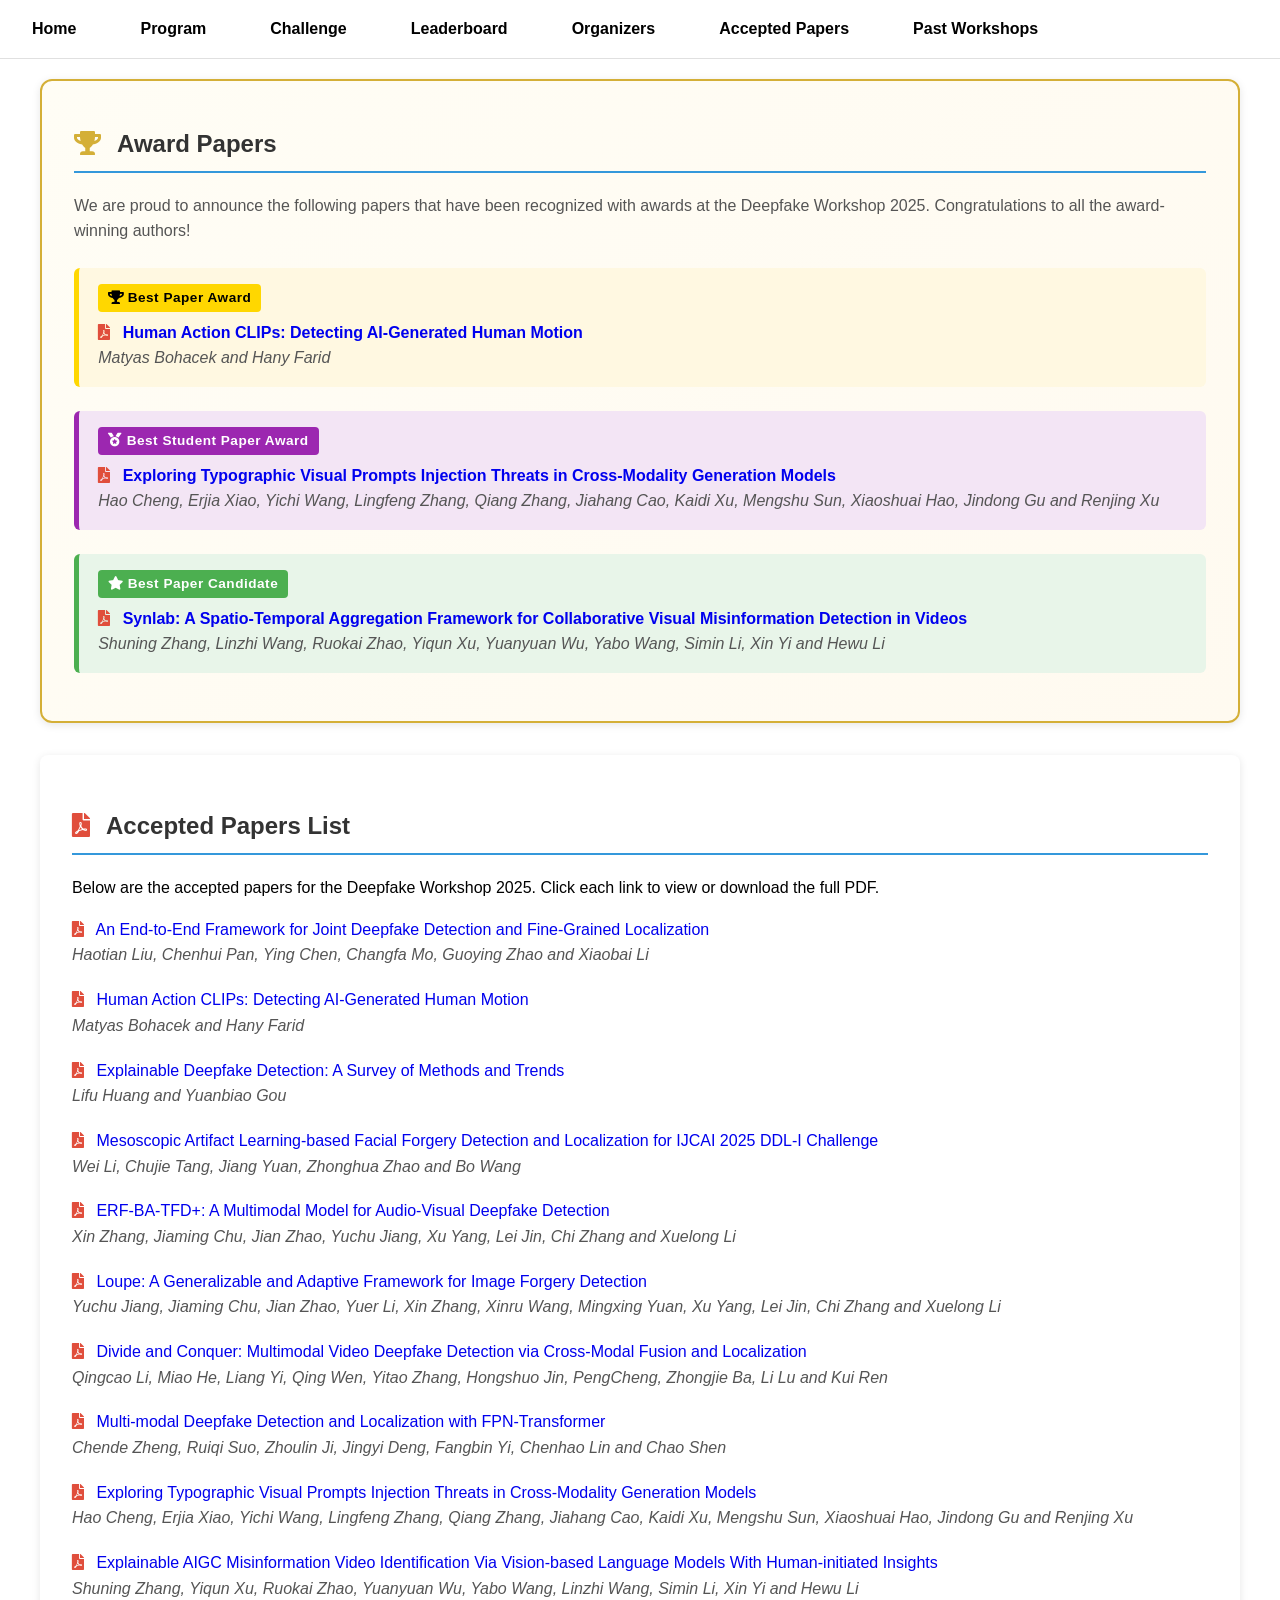
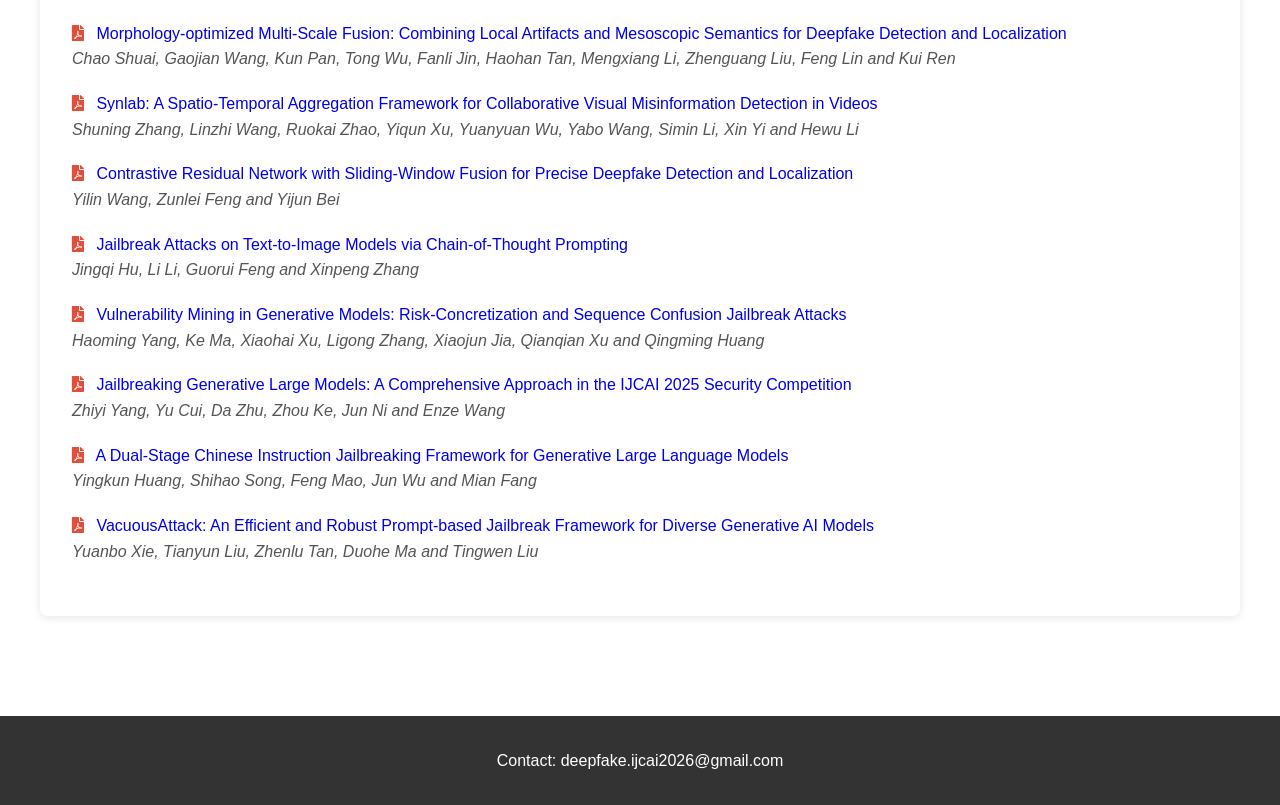
<file: accepted_paper.html>
<!DOCTYPE html>
<html lang="en">
<head>
    <meta charset="UTF-8">
    <meta name="viewport" content="width=device-width, initial-scale=1.0">
    <title>Accepted Paper | Deepfake Workshop 2025</title>
    <link rel="stylesheet" href="styles.css">
    <link rel="stylesheet" href="https://cdnjs.cloudflare.com/ajax/libs/font-awesome/5.15.4/css/all.min.css">
</head>
<body>
<nav>
    <ul>
        <li><a href="index.html">Home</a></li>
        <li><a href="program.html">Program</a></li>
<!--        <li><a href="schedule.html">Schedule</a></li>-->
        <li class="dropdown">
            <a href="#">Challenge</a>
            <ul class="dropdown-menu">
                <li><a href="challenge.html">Evaluate</a></li>
                <li><a href="Track1.html">Track 1</a></li>
                <li><a href="Track2.html">Track 2</a></li>
                <li><a href="Track3.html">Track 3</a></li>
                <li><a href="datasets.html">Datasets</a></li>
            </ul>
        </li>
<!--        <li><a href="Registration.html">Registration</a></li>-->
        <li><a href="leaderboard.html">Leaderboard</a></li>
        <li><a href="organizers.html">Organizers</a></li>
        <li class="active"><a href="accepted_paper.html">Accepted Papers</a></li>
        <li class="dropdown">
            <a href="#">Past Workshops</a>
            <ul class="dropdown-menu">
                <li><a href="https://deepfake-workshop-ijcai2025.github.io/main/" target="_blank">IJCAI 2025</a></li>
                <li><a href="accepted_paper.html">IJCAI 2025 Accepted Papers</a></li>
            </ul>
        </li>
    </ul>
</nav>
<main class="container">
    <!-- ==================== Award Papers Section ==================== -->
    <section class="highlight-card" style="margin-bottom: 2rem; text-align:left; border: 2px solid #d4af37; border-radius: 12px; padding: 1.5rem 2rem; background: linear-gradient(135deg, #fffdf5 0%, #fffaf0 100%);">
        <h2 class="section-header" style="text-align: left;">
            <span class="icon"><i class="fas fa-trophy" style="color:#d4af37;"></i></span>
            Award Papers
        </h2>
        <p style="color:#555;">We are proud to announce the following papers that have been recognized with awards at the Deepfake Workshop 2025. Congratulations to all the award-winning authors!</p>

        <ul style="list-style-type: none; padding-left: 0; text-align:left; margin-top: 1.5rem;">

            <!-- Best Paper Award -->
            <li style="margin-bottom: 1.5rem; padding: 1rem 1.2rem; background: #fff8e1; border-left: 5px solid #FFD700; border-radius: 6px;">
                <div style="display:inline-block; background:#FFD700; color:#000; font-weight:bold; font-size:0.85em; padding:3px 10px; border-radius:4px; margin-bottom:8px; letter-spacing:0.5px;">
                    <i class="fas fa-trophy" style="margin-right:4px;"></i>Best Paper Award
                </div>
                <br>
                <a href="pdf/Bohacek_Farid__Human_Action_CLIPs__IJCAIW.pdf" target="_blank" style="text-decoration:none; font-weight:600;">
                    <i class="fas fa-file-pdf" style="color:#e04e3c; margin-right:8px;"></i>
                    Human Action CLIPs: Detecting AI-Generated Human Motion
                </a>
                <br>
                <span style="font-style:italic; color:#555;">Matyas Bohacek and Hany Farid</span>
            </li>

            <!-- Best Student Paper Award -->
            <li style="margin-bottom: 1.5rem; padding: 1rem 1.2rem; background: #f3e5f5; border-left: 5px solid #9c27b0; border-radius: 6px;">
                <div style="display:inline-block; background:#9c27b0; color:#fff; font-weight:bold; font-size:0.85em; padding:3px 10px; border-radius:4px; margin-bottom:8px; letter-spacing:0.5px;">
                    <i class="fas fa-medal" style="margin-right:4px;"></i>Best Student Paper Award
                </div>
                <br>
                <a href="pdf/IJCAI2025_Workshop_Prompt_Injection_CR.pdf" target="_blank" style="text-decoration:none; font-weight:600;">
                    <i class="fas fa-file-pdf" style="color:#e04e3c; margin-right:8px;"></i>
                    Exploring Typographic Visual Prompts Injection Threats in Cross-Modality Generation Models
                </a>
                <br>
                <span style="font-style:italic; color:#555;">Hao Cheng, Erjia Xiao, Yichi Wang, Lingfeng Zhang, Qiang Zhang, Jiahang Cao, Kaidi Xu, Mengshu Sun, Xiaoshuai Hao, Jindong Gu and Renjing Xu</span>
            </li>

            <!-- Best Paper Candidate -->
            <li style="margin-bottom: 1.5rem; padding: 1rem 1.2rem; background: #e8f5e9; border-left: 5px solid #4caf50; border-radius: 6px;">
                <div style="display:inline-block; background:#4caf50; color:#fff; font-weight:bold; font-size:0.85em; padding:3px 10px; border-radius:4px; margin-bottom:8px; letter-spacing:0.5px;">
                    <i class="fas fa-star" style="margin-right:4px;"></i>Best Paper Candidate
                </div>
                <br>
                <a href="pdf/synlab-camera-final.pdf" target="_blank" style="text-decoration:none; font-weight:600;">
                    <i class="fas fa-file-pdf" style="color:#e04e3c; margin-right:8px;"></i>
                    Synlab: A Spatio-Temporal Aggregation Framework for Collaborative Visual Misinformation Detection in Videos
                </a>
                <br>
                <span style="font-style:italic; color:#555;">Shuning Zhang, Linzhi Wang, Ruokai Zhao, Yiqun Xu, Yuanyuan Wu, Yabo Wang, Simin Li, Xin Yi and Hewu Li</span>
            </li>

        </ul>
    </section>

    <!-- ==================== Accepted Papers Section ==================== -->
    <section class="highlight-card" style="margin-bottom: 2rem; text-align:left;">
        <h2 class="section-header" style="text-align: left;">
            <span class="icon"><i class="fas fa-file-pdf" style="color:#e04e3c;"></i></span>
            Accepted Papers List
        </h2>
        <p>Below are the accepted papers for the Deepfake Workshop 2025. Click each link to view or download the full PDF.</p>
        <ul style="list-style-type: none; padding-left: 0; text-align:left;">

            <li style="margin-bottom: 1.2rem;">
                <a href="pdf/An End-to-End Framework for Joint Deepfake Detection and Fine-Grained Localization.pdf" target="_blank" style="text-decoration:none;">
                    <i class="fas fa-file-pdf" style="color:#e04e3c; margin-right:8px;"></i>
                    An End-to-End Framework for Joint Deepfake Detection and Fine-Grained Localization
                </a>
                <br>
                <span style="font-style:italic; color:#555;">Haotian Liu, Chenhui Pan, Ying Chen, Changfa Mo, Guoying Zhao and Xiaobai Li</span>
            </li>

            <li style="margin-bottom: 1.2rem;">
                <a href="pdf/Bohacek_Farid__Human_Action_CLIPs__IJCAIW.pdf" target="_blank" style="text-decoration:none;">
                    <i class="fas fa-file-pdf" style="color:#e04e3c; margin-right:8px;"></i>
                    Human Action CLIPs: Detecting AI-Generated Human Motion
                </a>
                <br>
                <span style="font-style:italic; color:#555;">Matyas Bohacek and Hany Farid</span>
            </li>

            <li style="margin-bottom: 1.2rem;">
                <a href="pdf/Explainable Deepfake Detection.pdf" target="_blank" style="text-decoration:none;">
                    <i class="fas fa-file-pdf" style="color:#e04e3c; margin-right:8px;"></i>
                    Explainable Deepfake Detection: A Survey of Methods and Trends
                </a>
                <br>
                <span style="font-style:italic; color:#555;">Lifu Huang and Yuanbiao Gou</span>
            </li>

            <li style="margin-bottom: 1.2rem;">
                <a href="pdf/IJCAI 2025 - final-20250701-citations.pdf" target="_blank" style="text-decoration:none;">
                    <i class="fas fa-file-pdf" style="color:#e04e3c; margin-right:8px;"></i>
                    Mesoscopic Artifact Learning-based Facial Forgery Detection and Localization for IJCAI 2025 DDL-I Challenge
                </a>
                <br>
                <span style="font-style:italic; color:#555;">Wei Li, Chujie Tang, Jiang Yuan, Zhonghua Zhao and Bo Wang</span>
            </li>

            <li style="margin-bottom: 1.2rem;">
                <a href="pdf/IJCAI__25_ERF_BA_TFD.pdf" target="_blank" style="text-decoration:none;">
                    <i class="fas fa-file-pdf" style="color:#e04e3c; margin-right:8px;"></i>
                    ERF-BA-TFD+: A Multimodal Model for Audio-Visual Deepfake Detection
                </a>
                <br>
                <span style="font-style:italic; color:#555;">Xin Zhang, Jiaming Chu, Jian Zhao, Yuchu Jiang, Xu Yang, Lei Jin, Chi Zhang and Xuelong Li</span>
            </li>

            <li style="margin-bottom: 1.2rem;">
                <a href="pdf/IJCAI__25_Loupe.pdf" target="_blank" style="text-decoration:none;">
                    <i class="fas fa-file-pdf" style="color:#e04e3c; margin-right:8px;"></i>
                    Loupe: A Generalizable and Adaptive Framework for Image Forgery Detection
                </a>
                <br>
                <span style="font-style:italic; color:#555;">Yuchu Jiang, Jiaming Chu, Jian Zhao, Yuer Li, Xin Zhang, Xinru Wang, Mingxing Yuan, Xu Yang, Lei Jin, Chi Zhang and Xuelong Li</span>
            </li>

            <li style="margin-bottom: 1.2rem;">
                <a href="pdf/ijcai_Challenges_li_qingcao.pdf" target="_blank" style="text-decoration:none;">
                    <i class="fas fa-file-pdf" style="color:#e04e3c; margin-right:8px;"></i>
                    Divide and Conquer: Multimodal Video Deepfake Detection via Cross-Modal Fusion and Localization
                </a>
                <br>
                <span style="font-style:italic; color:#555;">Qingcao Li, Miao He, Liang Yi, Qing Wen, Yitao Zhang, Hongshuo Jin, PengCheng, Zhongjie Ba, Li Lu and Kui Ren</span>
            </li>

            <li style="margin-bottom: 1.2rem;">
                <a href="pdf/IJCAI25_DDL_CameraReady_XJTU-DeepfakeDetection_v4.pdf" target="_blank" style="text-decoration:none;">
                    <i class="fas fa-file-pdf" style="color:#e04e3c; margin-right:8px;"></i>
                    Multi-modal Deepfake Detection and Localization with FPN-Transformer
                </a>
                <br>
                <span style="font-style:italic; color:#555;">Chende Zheng, Ruiqi Suo, Zhoulin Ji, Jingyi Deng, Fangbin Yi, Chenhao Lin and Chao Shen</span>
            </li>

            <li style="margin-bottom: 1.2rem;">
                <a href="pdf/IJCAI2025_Workshop_Prompt_Injection_CR.pdf" target="_blank" style="text-decoration:none;">
                    <i class="fas fa-file-pdf" style="color:#e04e3c; margin-right:8px;"></i>
                    Exploring Typographic Visual Prompts Injection Threats in Cross-Modality Generation Models
                </a>
                <br>
                <span style="font-style:italic; color:#555;">Hao Cheng, Erjia Xiao, Yichi Wang, Lingfeng Zhang, Qiang Zhang, Jiahang Cao, Kaidi Xu, Mengshu Sun, Xiaoshuai Hao, Jindong Gu and Renjing Xu</span>
            </li>

            <li style="margin-bottom: 1.2rem;">
                <a href="pdf/interpretable-camera-final.pdf" target="_blank" style="text-decoration:none;">
                    <i class="fas fa-file-pdf" style="color:#e04e3c; margin-right:8px;"></i>
                    Explainable AIGC Misinformation Video Identification Via Vision-based Language Models With Human-initiated Insights
                </a>
                <br>
                <span style="font-style:italic; color:#555;">Shuning Zhang, Yiqun Xu, Ruokai Zhao, Yuanyuan Wu, Yabo Wang, Linzhi Wang, Simin Li, Xin Yi and Hewu Li</span>
            </li>

            <li style="margin-bottom: 1.2rem;">
                <a href="pdf/Morphology-optimized Multi-Scale Fusion_camera_ready.pdf" target="_blank" style="text-decoration:none;">
                    <i class="fas fa-file-pdf" style="color:#e04e3c; margin-right:8px;"></i>
                    Morphology-optimized Multi-Scale Fusion: Combining Local Artifacts and Mesoscopic Semantics for Deepfake Detection and Localization
                </a>
                <br>
                <span style="font-style:italic; color:#555;">Chao Shuai, Gaojian Wang, Kun Pan, Tong Wu, Fanli Jin, Haohan Tan, Mengxiang Li, Zhenguang Liu, Feng Lin and Kui Ren</span>
            </li>

            <li style="margin-bottom: 1.2rem;">
                <a href="pdf/synlab-camera-final.pdf" target="_blank" style="text-decoration:none;">
                    <i class="fas fa-file-pdf" style="color:#e04e3c; margin-right:8px;"></i>
                    Synlab: A Spatio-Temporal Aggregation Framework for Collaborative Visual Misinformation Detection in Videos
                </a>
                <br>
                <span style="font-style:italic; color:#555;">Shuning Zhang, Linzhi Wang, Ruokai Zhao, Yiqun Xu, Yuanyuan Wu, Yabo Wang, Simin Li, Xin Yi and Hewu Li</span>
            </li>

            <li style="margin-bottom: 1.2rem;">
                <a href="pdf/YilinWang_IJCAI_25.pdf" target="_blank" style="text-decoration:none;">
                    <i class="fas fa-file-pdf" style="color:#e04e3c; margin-right:8px;"></i>
                    Contrastive Residual Network with Sliding-Window Fusion for Precise Deepfake Detection and Localization
                </a>
                <br>
                <span style="font-style:italic; color:#555;">Yilin Wang, Zunlei Feng and Yijun Bei</span>
            </li>
            <li style="margin-bottom: 1.2rem;">
                <a href="pdf/IJCAI__25_manuscript.pdf" target="_blank" style="text-decoration:none;">
                    <i class="fas fa-file-pdf" style="color:#e04e3c; margin-right:8px;"></i>
                    Jailbreak Attacks on Text-to-Image Models via Chain-of-Thought Prompting
                </a>
                <br>
                <span style="font-style:italic; color:#555;">Jingqi Hu, Li Li, Guorui Feng and Xinpeng Zhang</span>
            </li>
            <li style="margin-bottom: 1.2rem;">
                <a href="pdf/LLM_SafetyTrack_Paper5_CameraReady.pdf" target="_blank" style="text-decoration:none;">
                    <i class="fas fa-file-pdf" style="color:#e04e3c; margin-right:8px;"></i>
                    Vulnerability Mining in Generative Models: Risk-Concretization and Sequence Confusion Jailbreak Attacks
                </a>
                <br>
                <span style="font-style:italic; color:#555;">Haoming Yang, Ke Ma, Xiaohai Xu, Ligong Zhang, Xiaojun Jia, Qianqian Xu and Qingming Huang</span>
            </li>
            <li style="margin-bottom: 1.2rem;">
                <a href="pdf/Jailbreaking Generative Large Models.pdf" target="_blank" style="text-decoration:none;">
                    <i class="fas fa-file-pdf" style="color:#e04e3c; margin-right:8px;"></i>
                    Jailbreaking Generative Large Models: A Comprehensive Approach in the IJCAI 2025 Security Competition
                </a>
                <br>
                <span style="font-style:italic; color:#555;">Zhiyi Yang, Yu Cui, Da Zhu, Zhou Ke, Jun Ni and Enze Wang</span>
            </li>
            <li style="margin-bottom: 1.2rem;">
                <a href="pdf/A Dual-Stage Chinese Instruction Jailbreaking Framework for Generative Large Language Models.pdf" target="_blank" style="text-decoration:none;">
                    <i class="fas fa-file-pdf" style="color:#e04e3c; margin-right:8px;"></i>
                    A Dual-Stage Chinese Instruction Jailbreaking Framework for Generative Large Language Models
                </a>
                <br>
                <span style="font-style:italic; color:#555;">Yingkun Huang, Shihao Song, Feng Mao, Jun Wu and Mian Fang</span>
            </li>
            <li style="margin-bottom: 1.2rem;">
                <a href="pdf/VacuousAttack__An_Efficient_and_Robust_Prompt_based_Jailbreak_Framework_for_Diverse_Generative_AI_Models.pdf" target="_blank" style="text-decoration:none;">
                    <i class="fas fa-file-pdf" style="color:#e04e3c; margin-right:8px;"></i>
                    VacuousAttack: An Efficient and Robust Prompt-based Jailbreak Framework for Diverse Generative AI Models
                </a>
                <br>
                <span style="font-style:italic; color:#555;">Yuanbo Xie, Tianyun Liu, Zhenlu Tan, Duohe Ma and Tingwen Liu</span>
            </li>
        </ul>
    </section>
</main>

<footer>
    <p>Contact: deepfake.ijcai2026@gmail.com</p>
</footer>
</body>
</html>
</file>
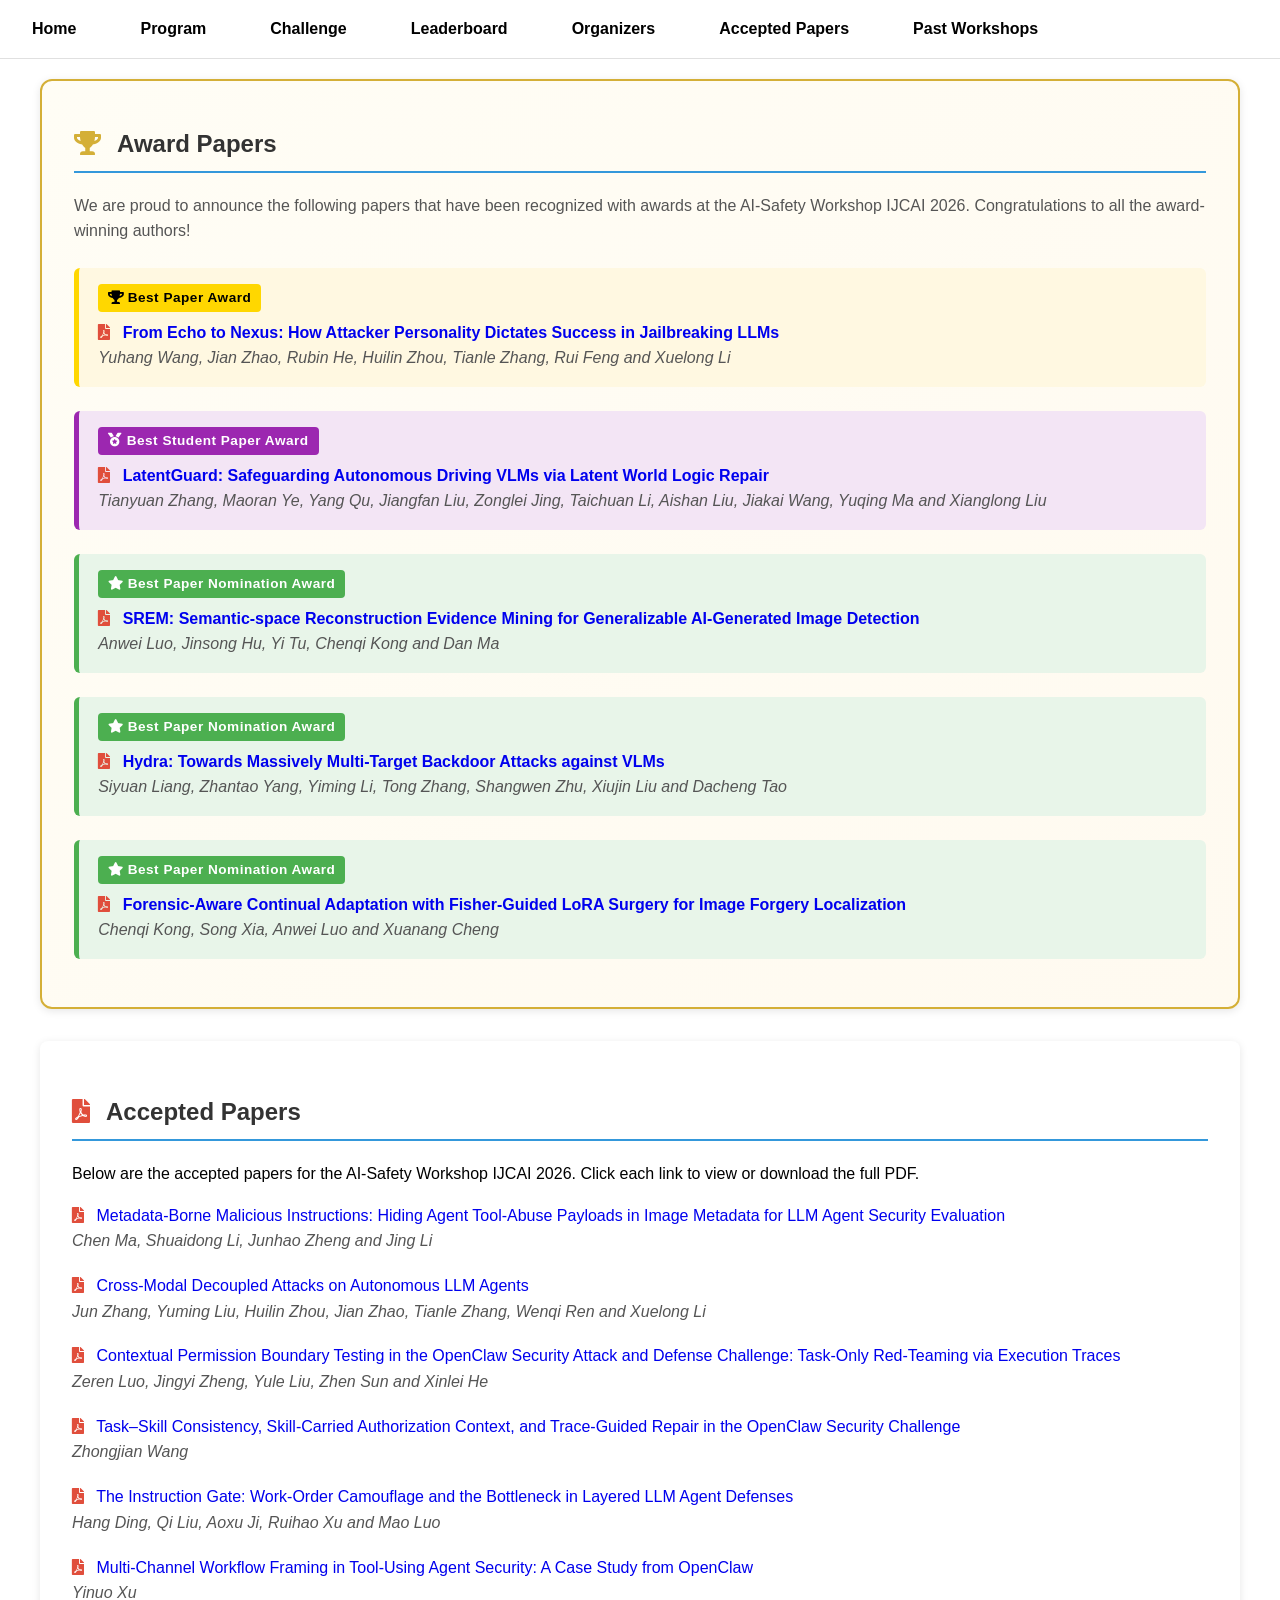
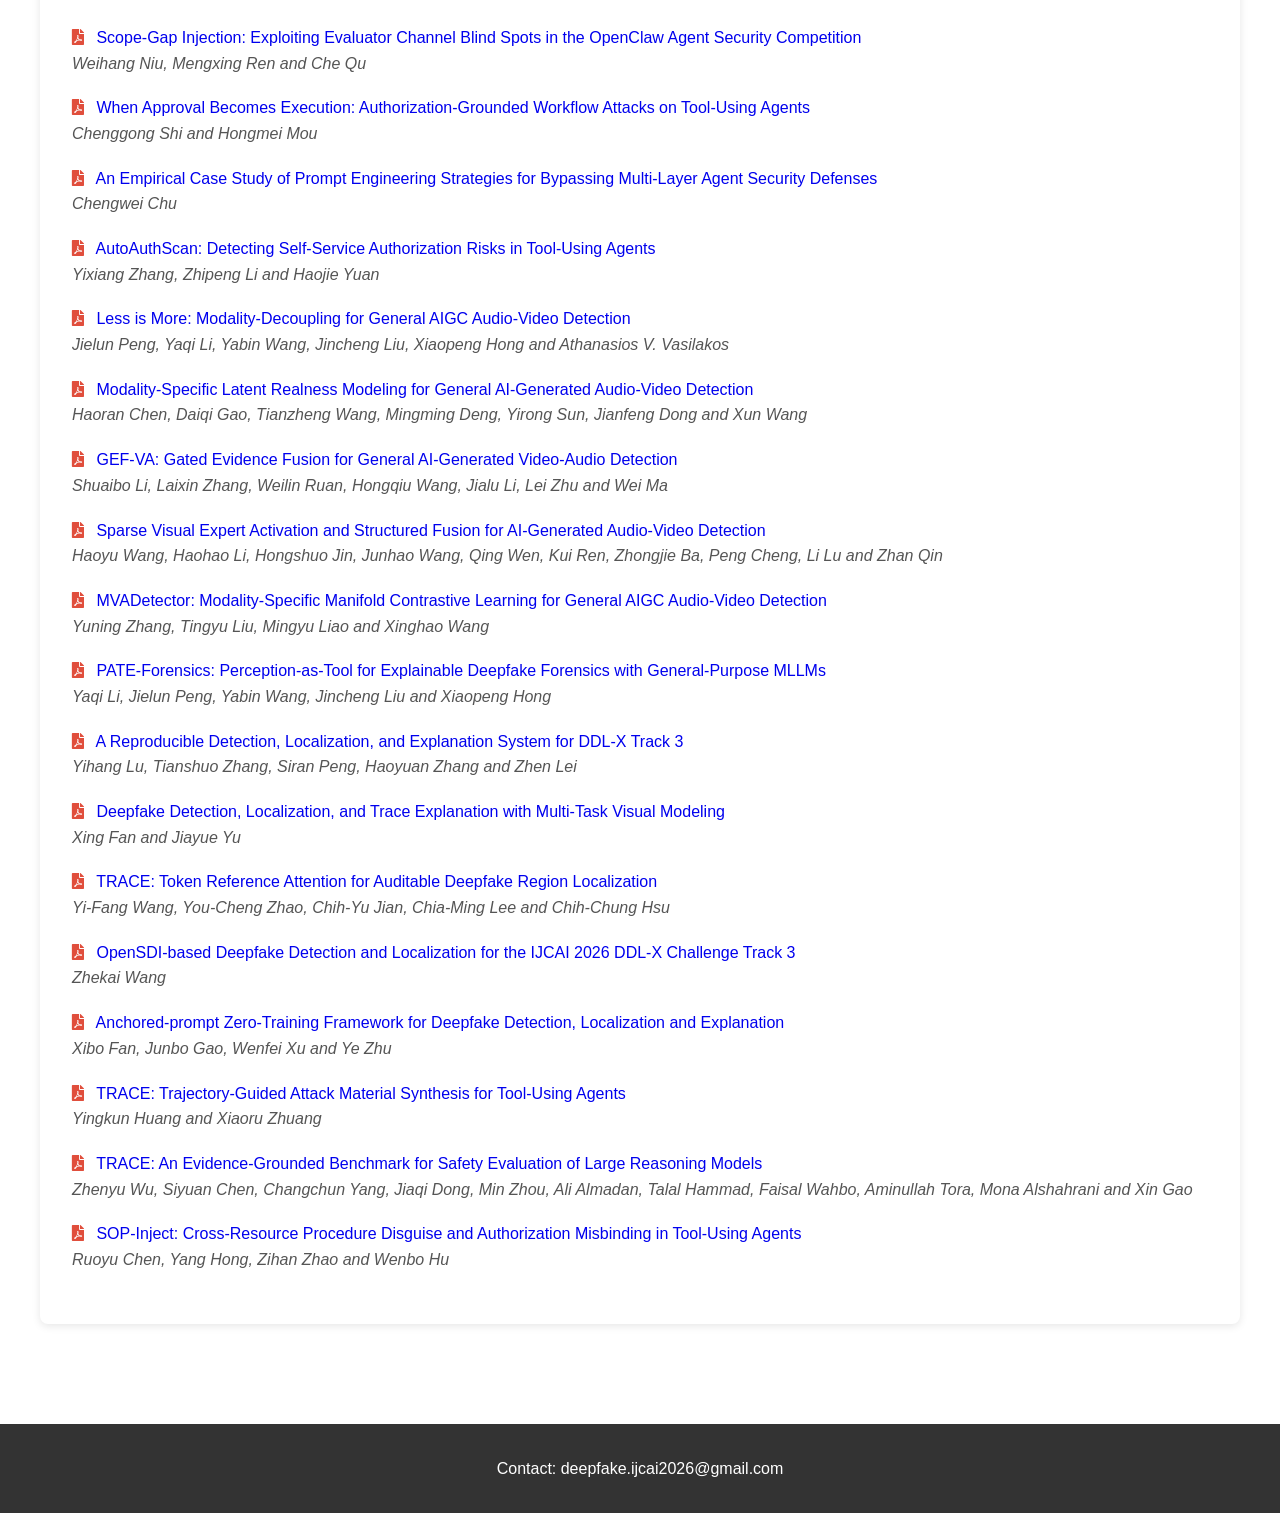
<file: accepted_paper_2026.html>
<!DOCTYPE html>
<html lang="en">
<head>
    <meta charset="UTF-8">
    <meta name="viewport" content="width=device-width, initial-scale=1.0">
    <title>Accepted Papers | AI-Safety Workshop IJCAI 2026</title>
    <link rel="stylesheet" href="styles.css">
    <link rel="stylesheet" href="https://cdnjs.cloudflare.com/ajax/libs/font-awesome/5.15.4/css/all.min.css">
</head>
<body>
<nav>
    <ul>
        <li><a href="index.html">Home</a></li>
        <li><a href="program.html">Program</a></li>
        <li class="dropdown">
            <a href="#">Challenge</a>
            <ul class="dropdown-menu">
<!--                <li><a href="challenge.html">Evaluate</a></li>-->
                <li><a href="Track1.html">Track 1</a></li>
                <li><a href="Track2.html">Track 2</a></li>
                <li><a href="Track3.html">Track 3</a></li>
<!--                <li><a href="datasets.html">Datasets</a></li>-->
            </ul>
        </li>
<!--<li><a href="Registration.html">Registration</a></li>-->
<li><a href="leaderboard.html">Leaderboard</a></li>
        <li><a href="organizers.html">Organizers</a></li>
        <li class="active"><a href="accepted_paper_2026.html">Accepted Papers</a></li>
        <li class="dropdown">
            <a href="#">Past Workshops</a>
            <ul class="dropdown-menu">
                <li><a href="https://deepfake-workshop-ijcai2025.github.io/main/" target="_blank">IJCAI 2025</a></li>
                <li><a href="accepted_paper.html">IJCAI 2025 Accepted Papers</a></li>
            </ul>
        </li>
    </ul>
</nav>

<main class="container">
    <!-- ==================== Award Papers Section ==================== -->
    <section class="highlight-card" style="margin-bottom: 2rem; text-align:left; border: 2px solid #d4af37; border-radius: 12px; padding: 1.5rem 2rem; background: linear-gradient(135deg, #fffdf5 0%, #fffaf0 100%);">
        <h2 class="section-header" style="text-align: left;">
            <span class="icon"><i class="fas fa-trophy" style="color:#d4af37;"></i></span>
            Award Papers
        </h2>
        <p style="color:#555;">We are proud to announce the following papers that have been recognized with awards at the AI-Safety Workshop IJCAI 2026. Congratulations to all the award-winning authors!</p>

        <ul style="list-style-type: none; padding-left: 0; text-align:left; margin-top: 1.5rem;">

            <!-- Best Paper Award -->
            <li style="margin-bottom: 1.5rem; padding: 1rem 1.2rem; background: #fff8e1; border-left: 5px solid #FFD700; border-radius: 6px;">
                <div style="display:inline-block; background:#FFD700; color:#000; font-weight:bold; font-size:0.85em; padding:3px 10px; border-radius:4px; margin-bottom:8px; letter-spacing:0.5px;">
                    <i class="fas fa-trophy" style="margin-right:4px;"></i>Best Paper Award
                </div>
                <br>
                <a href="pdf/From_Echo_to_Nexus_How_Attacker_Personality_Dictates_Success_in_Jailbreaking_LLMs.pdf" target="_blank" style="text-decoration:none; font-weight:600;">
                    <i class="fas fa-file-pdf" style="color:#e04e3c; margin-right:8px;"></i>
                    From Echo to Nexus: How Attacker Personality Dictates Success in Jailbreaking LLMs
                </a>
                <br>
                <span style="font-style:italic; color:#555;">Yuhang Wang, Jian Zhao, Rubin He, Huilin Zhou, Tianle Zhang, Rui Feng and Xuelong Li</span>
            </li>

            <!-- Best Student Paper Award -->
            <li style="margin-bottom: 1.5rem; padding: 1rem 1.2rem; background: #f3e5f5; border-left: 5px solid #9c27b0; border-radius: 6px;">
                <div style="display:inline-block; background:#9c27b0; color:#fff; font-weight:bold; font-size:0.85em; padding:3px 10px; border-radius:4px; margin-bottom:8px; letter-spacing:0.5px;">
                    <i class="fas fa-medal" style="margin-right:4px;"></i>Best Student Paper Award
                </div>
                <br>
                <a href="pdf/LATENTGUARD_Safeguarding_Autonomous_Driving_VLMs_via_Latent_World_Logic_Repair.pdf" target="_blank" style="text-decoration:none; font-weight:600;">
                    <i class="fas fa-file-pdf" style="color:#e04e3c; margin-right:8px;"></i>
                    LatentGuard: Safeguarding Autonomous Driving VLMs via Latent World Logic Repair
                </a>
                <br>
                <span style="font-style:italic; color:#555;">Tianyuan Zhang, Maoran Ye, Yang Qu, Jiangfan Liu, Zonglei Jing, Taichuan Li, Aishan Liu, Jiakai Wang, Yuqing Ma and Xianglong Liu</span>
            </li>

            <!-- Best Paper Nomination Awards -->
            <li style="margin-bottom: 1.5rem; padding: 1rem 1.2rem; background: #e8f5e9; border-left: 5px solid #4caf50; border-radius: 6px;">
                <div style="display:inline-block; background:#4caf50; color:#fff; font-weight:bold; font-size:0.85em; padding:3px 10px; border-radius:4px; margin-bottom:8px; letter-spacing:0.5px;">
                    <i class="fas fa-star" style="margin-right:4px;"></i>Best Paper Nomination Award
                </div>
                <br>
                <a href="pdf/SREM_Semantic-space_Reconstruction_Evidence_Mining_for_Generalizable_AI-Generated_Image_Detection.pdf" target="_blank" style="text-decoration:none; font-weight:600;">
                    <i class="fas fa-file-pdf" style="color:#e04e3c; margin-right:8px;"></i>
                    SREM: Semantic-space Reconstruction Evidence Mining for Generalizable AI-Generated Image Detection
                </a>
                <br>
                <span style="font-style:italic; color:#555;">Anwei Luo, Jinsong Hu, Yi Tu, Chenqi Kong and Dan Ma</span>
            </li>

            <li style="margin-bottom: 1.5rem; padding: 1rem 1.2rem; background: #e8f5e9; border-left: 5px solid #4caf50; border-radius: 6px;">
                <div style="display:inline-block; background:#4caf50; color:#fff; font-weight:bold; font-size:0.85em; padding:3px 10px; border-radius:4px; margin-bottom:8px; letter-spacing:0.5px;">
                    <i class="fas fa-star" style="margin-right:4px;"></i>Best Paper Nomination Award
                </div>
                <br>
                <a href="pdf/Hydra_Towards_Massively_Multi-Target_Backdoor_Attacks_against_VLMs.pdf" target="_blank" style="text-decoration:none; font-weight:600;">
                    <i class="fas fa-file-pdf" style="color:#e04e3c; margin-right:8px;"></i>
                    Hydra: Towards Massively Multi-Target Backdoor Attacks against VLMs
                </a>
                <br>
                <span style="font-style:italic; color:#555;">Siyuan Liang, Zhantao Yang, Yiming Li, Tong Zhang, Shangwen Zhu, Xiujin Liu and Dacheng Tao</span>
            </li>

            <li style="margin-bottom: 1.5rem; padding: 1rem 1.2rem; background: #e8f5e9; border-left: 5px solid #4caf50; border-radius: 6px;">
                <div style="display:inline-block; background:#4caf50; color:#fff; font-weight:bold; font-size:0.85em; padding:3px 10px; border-radius:4px; margin-bottom:8px; letter-spacing:0.5px;">
                    <i class="fas fa-star" style="margin-right:4px;"></i>Best Paper Nomination Award
                </div>
                <br>
                <a href="pdf/Forensic_Aware_Continual_Adaptation_with_Fisher_Guided_LoRA_Surgery_for_Image_Forgery_Localization.pdf" target="_blank" style="text-decoration:none; font-weight:600;">
                    <i class="fas fa-file-pdf" style="color:#e04e3c; margin-right:8px;"></i>
                    Forensic-Aware Continual Adaptation with Fisher-Guided LoRA Surgery for Image Forgery Localization
                </a>
                <br>
                <span style="font-style:italic; color:#555;">Chenqi Kong, Song Xia, Anwei Luo and Xuanang Cheng</span>
            </li>

        </ul>
    </section>

    <!-- ==================== Accepted Papers Section ==================== -->
    <section class="highlight-card" style="margin-bottom: 2rem; text-align:left;">
        <h2 class="section-header" style="text-align: left;">
            <span class="icon"><i class="fas fa-file-pdf" style="color:#e04e3c;"></i></span>
            Accepted Papers
        </h2>
        <p>Below are the accepted papers for the AI-Safety Workshop IJCAI 2026. Click each link to view or download the full PDF.</p>
        <ul style="list-style-type: none; padding-left: 0; text-align:left;">

            <li style="margin-bottom: 1.2rem;">
                <a href="pdf/Metadata-Borne_Malicious_Instructions_Hiding_Agent_Tool-Abuse_Payloads_in_Image_Metadata_for_LLM_Agent_Security_Evaluation.pdf" target="_blank" style="text-decoration:none;">
                    <i class="fas fa-file-pdf" style="color:#e04e3c; margin-right:8px;"></i>
                    Metadata-Borne Malicious Instructions: Hiding Agent Tool-Abuse Payloads in Image Metadata for LLM Agent Security Evaluation
                </a>
                <br>
                <span style="font-style:italic; color:#555;">Chen Ma, Shuaidong Li, Junhao Zheng and Jing Li</span>
            </li>

            <li style="margin-bottom: 1.2rem;">
                <a href="pdf/Cross-Modal_Decoupled_Attacks_on_Autonomous_LLM_Agents.pdf" target="_blank" style="text-decoration:none;">
                    <i class="fas fa-file-pdf" style="color:#e04e3c; margin-right:8px;"></i>
                    Cross-Modal Decoupled Attacks on Autonomous LLM Agents
                </a>
                <br>
                <span style="font-style:italic; color:#555;">Jun Zhang, Yuming Liu, Huilin Zhou, Jian Zhao, Tianle Zhang, Wenqi Ren and Xuelong Li</span>
            </li>

            <li style="margin-bottom: 1.2rem;">
                <a href="pdf/Contextual_Permission_Boundary_Testing_in_the_OpenClaw_Security_Attack_and_Defense_Challenge_Task-Only_Red-Teaming_via_Execution_Traces.pdf" target="_blank" style="text-decoration:none;">
                    <i class="fas fa-file-pdf" style="color:#e04e3c; margin-right:8px;"></i>
                    Contextual Permission Boundary Testing in the OpenClaw Security Attack and Defense Challenge: Task-Only Red-Teaming via Execution Traces
                </a>
                <br>
                <span style="font-style:italic; color:#555;">Zeren Luo, Jingyi Zheng, Yule Liu, Zhen Sun and Xinlei He</span>
            </li>

            <li style="margin-bottom: 1.2rem;">
                <a href="pdf/Task–Skill_Consistency_Skill-Carried_Authorization_Context_and_Trace-Guided_Repair_in_the_OpenClaw_Security_Challenge.pdf" target="_blank" style="text-decoration:none;">
                    <i class="fas fa-file-pdf" style="color:#e04e3c; margin-right:8px;"></i>
                    Task–Skill Consistency, Skill-Carried Authorization Context, and Trace-Guided Repair in the OpenClaw Security Challenge
                </a>
                <br>
                <span style="font-style:italic; color:#555;">Zhongjian Wang</span>
            </li>

            <li style="margin-bottom: 1.2rem;">
                <a href="pdf/The_Instruction_Gate_Work-Order_Camouflage_and_the_Bottleneck_in_Layered_LLM_Agent_Defenses.pdf" target="_blank" style="text-decoration:none;">
                    <i class="fas fa-file-pdf" style="color:#e04e3c; margin-right:8px;"></i>
                    The Instruction Gate: Work-Order Camouflage and the Bottleneck in Layered LLM Agent Defenses
                </a>
                <br>
                <span style="font-style:italic; color:#555;">Hang Ding, Qi Liu, Aoxu Ji, Ruihao Xu and Mao Luo</span>
            </li>

            <li style="margin-bottom: 1.2rem;">
                <a href="pdf/Multi-Channel_Workflow_Framing_in_Tool-Using_Agent_Security_A_Case_Study_from_OpenClaw.pdf" target="_blank" style="text-decoration:none;">
                    <i class="fas fa-file-pdf" style="color:#e04e3c; margin-right:8px;"></i>
                    Multi-Channel Workflow Framing in Tool-Using Agent Security: A Case Study from OpenClaw
                </a>
                <br>
                <span style="font-style:italic; color:#555;">Yinuo Xu</span>
            </li>

            <li style="margin-bottom: 1.2rem;">
                <a href="pdf/Scope-Gap_Injection_Exploiting_Evaluator_Channel_Blind_Spots_in_the_OpenClaw_Agent_Security_Competition.pdf" target="_blank" style="text-decoration:none;">
                    <i class="fas fa-file-pdf" style="color:#e04e3c; margin-right:8px;"></i>
                    Scope-Gap Injection: Exploiting Evaluator Channel Blind Spots in the OpenClaw Agent Security Competition
                </a>
                <br>
                <span style="font-style:italic; color:#555;">Weihang Niu, Mengxing Ren and Che Qu</span>
            </li>

            <li style="margin-bottom: 1.2rem;">
                <a href="pdf/When_Approval_Becomes_Execution_Authorization-Grounded_Workflow_Attacks_on_Tool-Using_Agents.pdf" target="_blank" style="text-decoration:none;">
                    <i class="fas fa-file-pdf" style="color:#e04e3c; margin-right:8px;"></i>
                    When Approval Becomes Execution: Authorization-Grounded Workflow Attacks on Tool-Using Agents
                </a>
                <br>
                <span style="font-style:italic; color:#555;">Chenggong Shi and Hongmei Mou</span>
            </li>

            <li style="margin-bottom: 1.2rem;">
                <a href="pdf/An_Empirical_Case_Study_of_Prompt_Engineering_Strategies_for_Bypassing_Multi-Layer_Agent_Security_Defenses.pdf" target="_blank" style="text-decoration:none;">
                    <i class="fas fa-file-pdf" style="color:#e04e3c; margin-right:8px;"></i>
                    An Empirical Case Study of Prompt Engineering Strategies for Bypassing Multi-Layer Agent Security Defenses
                </a>
                <br>
                <span style="font-style:italic; color:#555;">Chengwei Chu</span>
            </li>

            <li style="margin-bottom: 1.2rem;">
                <a href="pdf/AutoAuthScan_Detecting_Self-Service_Authorization_Risks_in_Tool-Using_Agents.pdf" target="_blank" style="text-decoration:none;">
                    <i class="fas fa-file-pdf" style="color:#e04e3c; margin-right:8px;"></i>
                    AutoAuthScan: Detecting Self-Service Authorization Risks in Tool-Using Agents
                </a>
                <br>
                <span style="font-style:italic; color:#555;">Yixiang Zhang, Zhipeng Li and Haojie Yuan</span>
            </li>

            <li style="margin-bottom: 1.2rem;">
                <a href="pdf/Less_is_More_Modality-Decoupling_for_General_AIGC_Audio-Video_Detection.pdf" target="_blank" style="text-decoration:none;">
                    <i class="fas fa-file-pdf" style="color:#e04e3c; margin-right:8px;"></i>
                    Less is More: Modality-Decoupling for General AIGC Audio-Video Detection
                </a>
                <br>
                <span style="font-style:italic; color:#555;">Jielun Peng, Yaqi Li, Yabin Wang, Jincheng Liu, Xiaopeng Hong and Athanasios V. Vasilakos</span>
            </li>

            <li style="margin-bottom: 1.2rem;">
                <a href="pdf/Modality-Specific_Latent_Realness_Modeling_for_General_AI-Generated_Audio-Video_Detection.pdf" target="_blank" style="text-decoration:none;">
                    <i class="fas fa-file-pdf" style="color:#e04e3c; margin-right:8px;"></i>
                    Modality-Specific Latent Realness Modeling for General AI-Generated Audio-Video Detection
                </a>
                <br>
                <span style="font-style:italic; color:#555;">Haoran Chen, Daiqi Gao, Tianzheng Wang, Mingming Deng, Yirong Sun, Jianfeng Dong and Xun Wang</span>
            </li>

            <li style="margin-bottom: 1.2rem;">
                <a href="pdf/GEF-VA_Gated_Evidence_Fusion_for_General_AI-Generated_Video-Audio_Detection.pdf" target="_blank" style="text-decoration:none;">
                    <i class="fas fa-file-pdf" style="color:#e04e3c; margin-right:8px;"></i>
                    GEF-VA: Gated Evidence Fusion for General AI-Generated Video-Audio Detection
                </a>
                <br>
                <span style="font-style:italic; color:#555;">Shuaibo Li, Laixin Zhang, Weilin Ruan, Hongqiu Wang, Jialu Li, Lei Zhu and Wei Ma</span>
            </li>

            <li style="margin-bottom: 1.2rem;">
                <a href="pdf/Sparse_Visual_Expert_Activation_and_Structured_Fusion_for_AI-Generated_Audio-Video_Detection.pdf" target="_blank" style="text-decoration:none;">
                    <i class="fas fa-file-pdf" style="color:#e04e3c; margin-right:8px;"></i>
                    Sparse Visual Expert Activation and Structured Fusion for AI-Generated Audio-Video Detection
                </a>
                <br>
                <span style="font-style:italic; color:#555;">Haoyu Wang, Haohao Li, Hongshuo Jin, Junhao Wang, Qing Wen, Kui Ren, Zhongjie Ba, Peng Cheng, Li Lu and Zhan Qin</span>
            </li>

            <li style="margin-bottom: 1.2rem;">
                <a href="pdf/MVADETECTOR_Modality-Specific_Manifold_Contrastive_Learning_for_General_AIGC_Audio-Video_Detection.pdf" target="_blank" style="text-decoration:none;">
                    <i class="fas fa-file-pdf" style="color:#e04e3c; margin-right:8px;"></i>
                    MVADetector: Modality-Specific Manifold Contrastive Learning for General AIGC Audio-Video Detection
                </a>
                <br>
                <span style="font-style:italic; color:#555;">Yuning Zhang, Tingyu Liu, Mingyu Liao and Xinghao Wang</span>
            </li>

            <li style="margin-bottom: 1.2rem;">
                <a href="pdf/PATE-Forensics_Perception-as-Tool_for_Explainable_Deepfake_Forensics_with_General-Purpose_MLLMs.pdf" target="_blank" style="text-decoration:none;">
                    <i class="fas fa-file-pdf" style="color:#e04e3c; margin-right:8px;"></i>
                    PATE-Forensics: Perception-as-Tool for Explainable Deepfake Forensics with General-Purpose MLLMs
                </a>
                <br>
                <span style="font-style:italic; color:#555;">Yaqi Li, Jielun Peng, Yabin Wang, Jincheng Liu and Xiaopeng Hong</span>
            </li>

            <li style="margin-bottom: 1.2rem;">
                <a href="pdf/A_Reproducible_Detection_Localization_and_Explanation_System_for_DDL-X_Track_3.pdf" target="_blank" style="text-decoration:none;">
                    <i class="fas fa-file-pdf" style="color:#e04e3c; margin-right:8px;"></i>
                    A Reproducible Detection, Localization, and Explanation System for DDL-X Track 3
                </a>
                <br>
                <span style="font-style:italic; color:#555;">Yihang Lu, Tianshuo Zhang, Siran Peng, Haoyuan Zhang and Zhen Lei</span>
            </li>

            <li style="margin-bottom: 1.2rem;">
                <a href="pdf/Deepfake_Detection_Localization_and_Trace_Explanation_with_Multi-Task_Visual_Modeling.pdf" target="_blank" style="text-decoration:none;">
                    <i class="fas fa-file-pdf" style="color:#e04e3c; margin-right:8px;"></i>
                    Deepfake Detection, Localization, and Trace Explanation with Multi-Task Visual Modeling
                </a>
                <br>
                <span style="font-style:italic; color:#555;">Xing Fan and Jiayue Yu</span>
            </li>

            <li style="margin-bottom: 1.2rem;">
                <a href="pdf/TRACE_Token_Reference_Attention_for_Auditable_Deepfake_Region_Localization.pdf" target="_blank" style="text-decoration:none;">
                    <i class="fas fa-file-pdf" style="color:#e04e3c; margin-right:8px;"></i>
                    TRACE: Token Reference Attention for Auditable Deepfake Region Localization
                </a>
                <br>
                <span style="font-style:italic; color:#555;">Yi-Fang Wang, You-Cheng Zhao, Chih-Yu Jian, Chia-Ming Lee and Chih-Chung Hsu</span>
            </li>

            <li style="margin-bottom: 1.2rem;">
                <a href="pdf/OpenSDI-based_Deepfake_Detection_and_Localization_for_the_IJCAI_2026_DDL-X_Challenge_Track_3.pdf" target="_blank" style="text-decoration:none;">
                    <i class="fas fa-file-pdf" style="color:#e04e3c; margin-right:8px;"></i>
                    OpenSDI-based Deepfake Detection and Localization for the IJCAI 2026 DDL-X Challenge Track 3
                </a>
                <br>
                <span style="font-style:italic; color:#555;">Zhekai Wang</span>
            </li>

            <li style="margin-bottom: 1.2rem;">
                <a href="pdf/Anchored-prompt_Zero-Training_Framework_for_Deepfake_Detection_Localization_and_Explanation.pdf" target="_blank" style="text-decoration:none;">
                    <i class="fas fa-file-pdf" style="color:#e04e3c; margin-right:8px;"></i>
                    Anchored-prompt Zero-Training Framework for Deepfake Detection, Localization and Explanation
                </a>
                <br>
                <span style="font-style:italic; color:#555;">Xibo Fan, Junbo Gao, Wenfei Xu and Ye Zhu</span>
            </li>

            <li style="margin-bottom: 1.2rem;">
                <a href="pdf/TRACE_Trajectory-Guided_Attack_Material_Synthesis_for_Tool-Using_Agents.pdf" target="_blank" style="text-decoration:none;">
                    <i class="fas fa-file-pdf" style="color:#e04e3c; margin-right:8px;"></i>
                    TRACE: Trajectory-Guided Attack Material Synthesis for Tool-Using Agents
                </a>
                <br>
                <span style="font-style:italic; color:#555;">Yingkun Huang and Xiaoru Zhuang</span>
            </li>

            <li style="margin-bottom: 1.2rem;">
                <a href="pdf/TRACE_An_Evidence-Grounded_Benchmark_for_Safety_Evaluation_of_Large_Reasoning_Models.pdf" target="_blank" style="text-decoration:none;">
                    <i class="fas fa-file-pdf" style="color:#e04e3c; margin-right:8px;"></i>
                    TRACE: An Evidence-Grounded Benchmark for Safety Evaluation of Large Reasoning Models
                </a>
                <br>
                <span style="font-style:italic; color:#555;">Zhenyu Wu, Siyuan Chen, Changchun Yang, Jiaqi Dong, Min Zhou, Ali Almadan, Talal Hammad, Faisal Wahbo, Aminullah Tora, Mona Alshahrani and Xin Gao</span>
            </li>

            <li style="margin-bottom: 1.2rem;">
                <a href="pdf/SOP-Inject_Cross-Resource_Procedure_Disguise_and_Authorization_Misbinding_in_Tool-Using_Agents.pdf" target="_blank" style="text-decoration:none;">
                    <i class="fas fa-file-pdf" style="color:#e04e3c; margin-right:8px;"></i>
                    SOP-Inject: Cross-Resource Procedure Disguise and Authorization Misbinding in Tool-Using Agents
                </a>
                <br>
                <span style="font-style:italic; color:#555;">Ruoyu Chen, Yang Hong, Zihan Zhao and Wenbo Hu</span>
            </li>

        </ul>
    </section>
</main>

<footer>
    <p>Contact: deepfake.ijcai2026@gmail.com</p>
</footer>
</body>
</html>
</file>
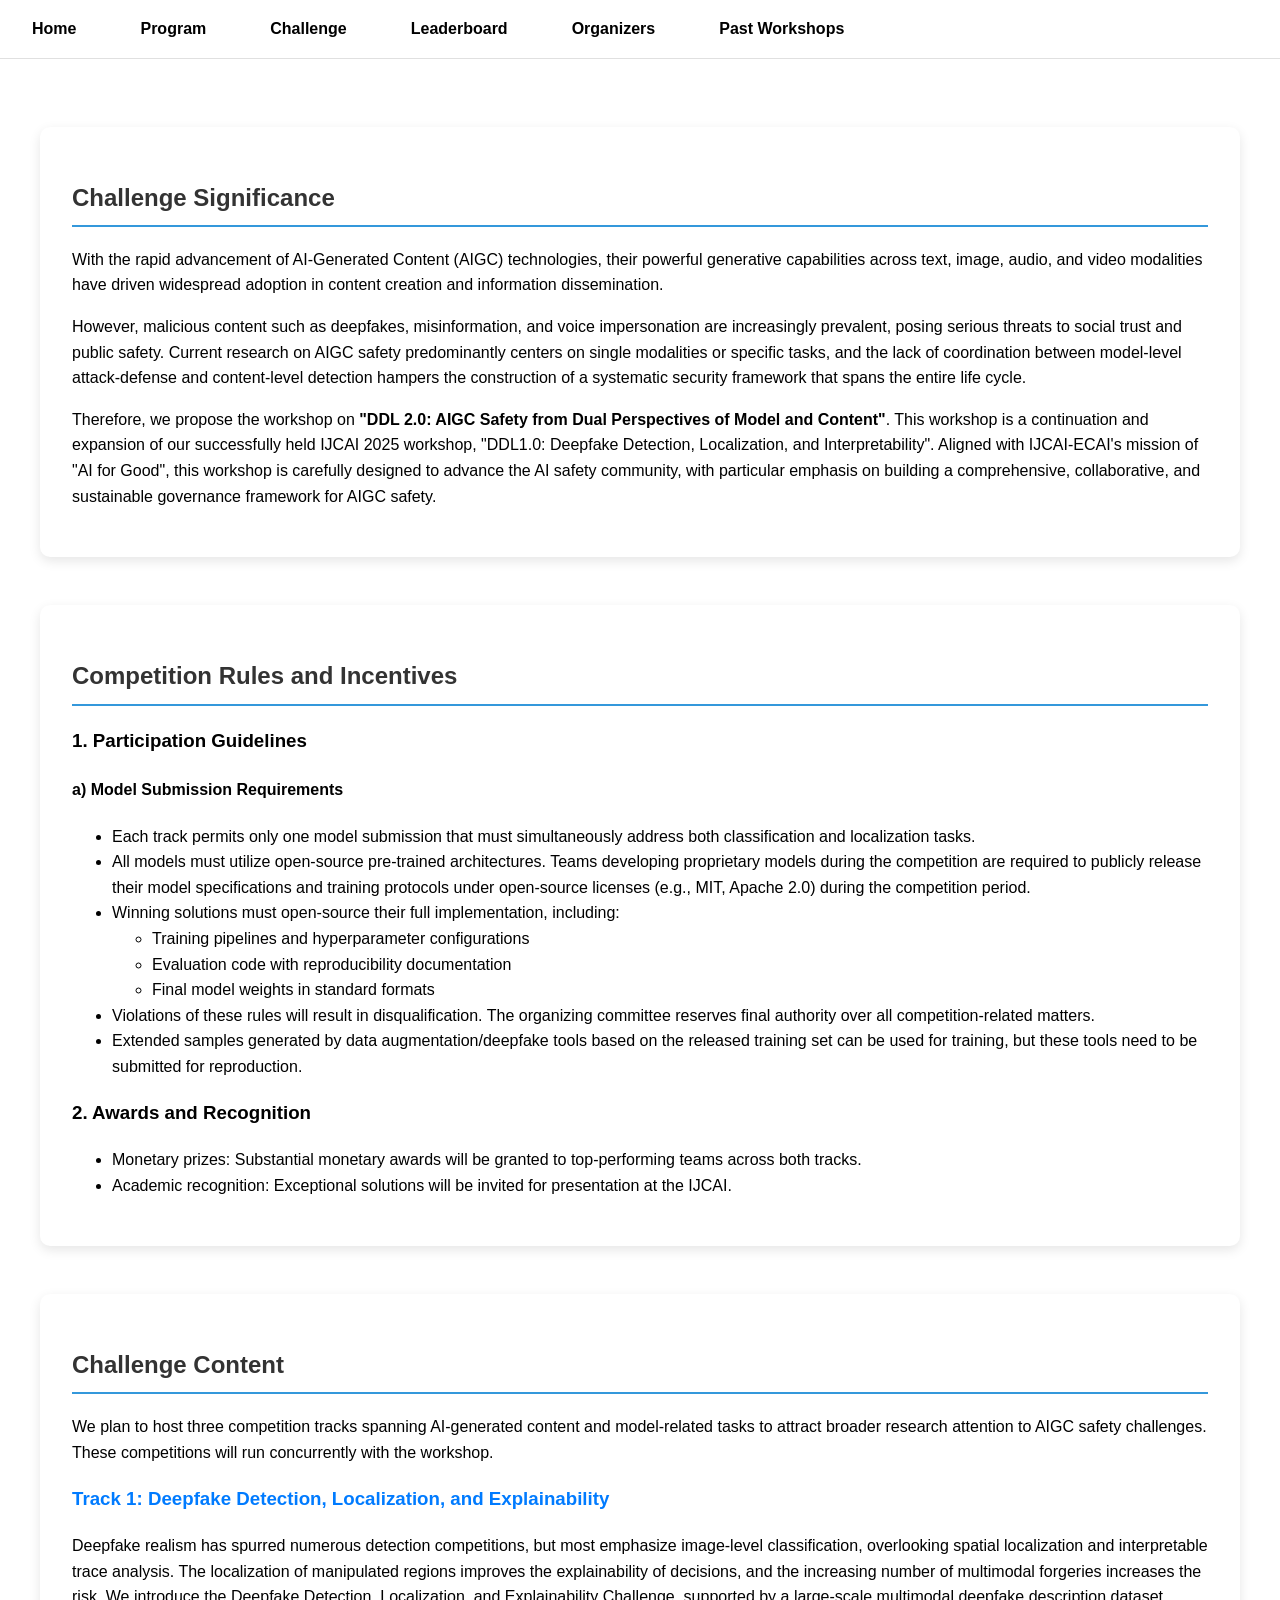
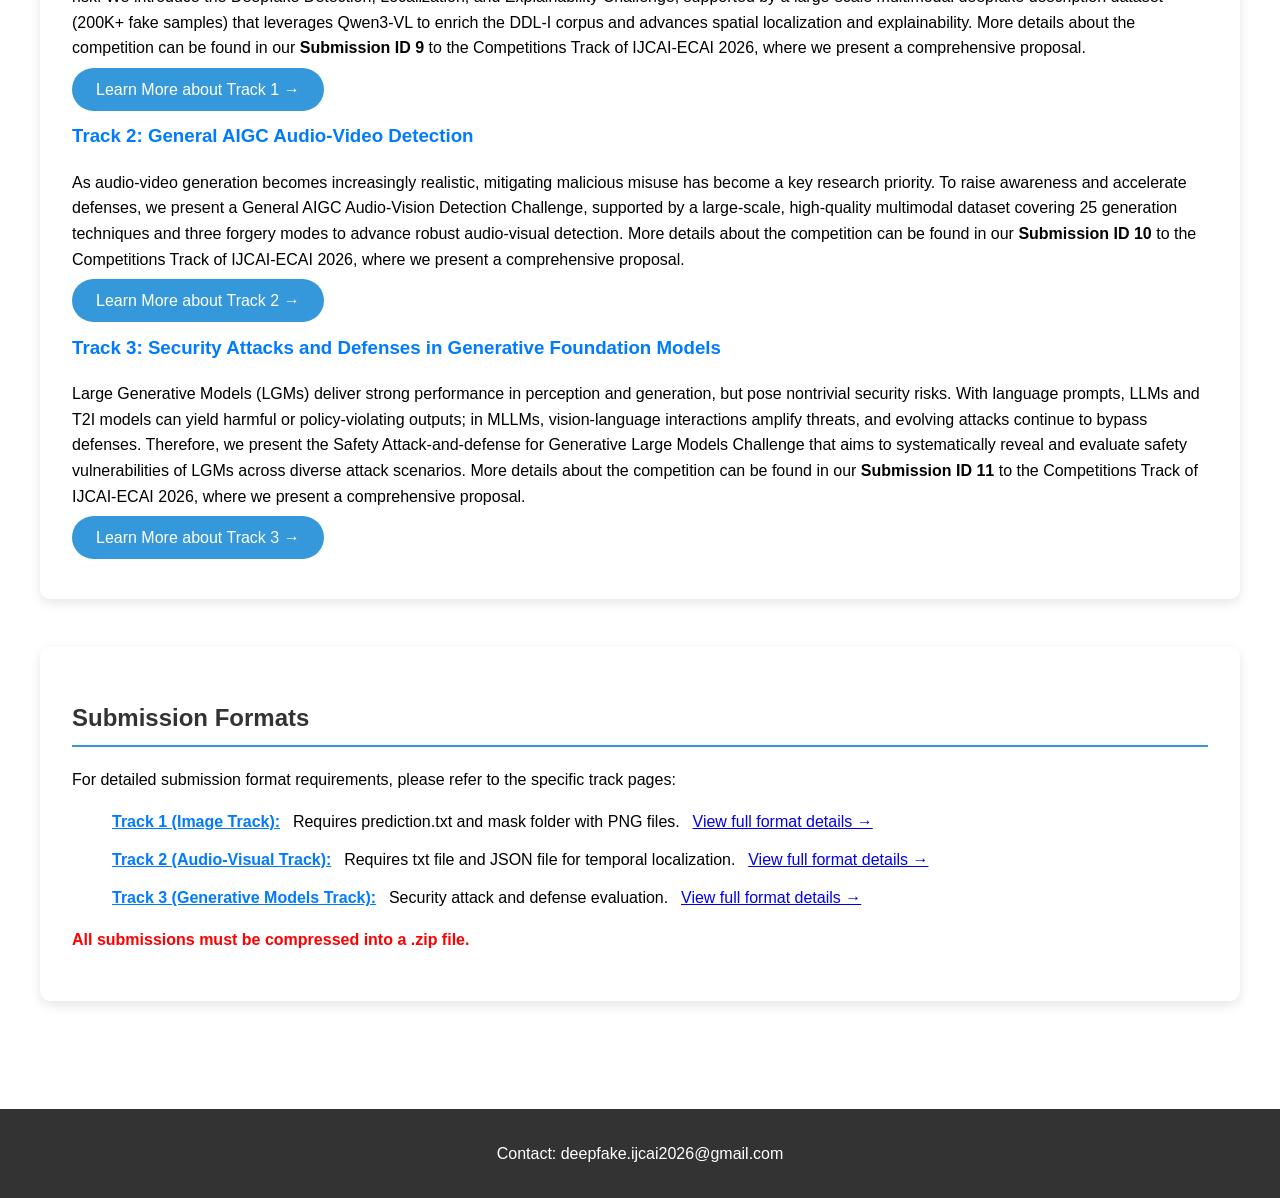
<file: challenge.html>
<!DOCTYPE html>
<html lang="en">
<head>
    <meta charset="UTF-8">
    <meta name="viewport" content="width=device-width, initial-scale=1.0">
    <title>AI-Safety-workshop-ijcai2026</title>
    <link rel="stylesheet" href="styles.css">
</head>
<body>
<nav>
    <ul>
        <li><a href="index.html">Home</a></li>
        <li><a href="program.html">Program</a></li>
<!--        <li><a href="schedule.html">Schedule</a></li>-->
        <li class="dropdown">
            <a href="#">Challenge</a>
            <ul class="dropdown-menu">
<!--                <li><a href="challenge.html">Evaluate</a></li>-->
                <li><a href="Track1.html">Track 1</a></li>
                <li><a href="Track2.html">Track 2</a></li>
                <li><a href="Track3.html">Track 3</a></li>
<!--                <li><a href="datasets.html">Datasets</a></li>-->
            </ul>
        </li>
<!--        <li><a href="Registration.html">Registration</a></li>-->
        <li><a href="leaderboard.html">Leaderboard</a></li>
        <li><a href="organizers.html">Organizers</a></li>
        <li class="dropdown">
            <a href="#">Past Workshops</a>
            <ul class="dropdown-menu">
                <li><a href="https://deepfake-workshop-ijcai2025.github.io/main/" target="_blank">IJCAI 2025</a></li>
                <li><a href="accepted_paper.html">IJCAI 2025 Accepted Papers</a></li>
            </ul>
        </li>
    </ul>
</nav>

<div class="container">
    <div class="page-content">
        <div class="card committee-section">
            <h2 class="section-header"><b>Challenge Significance</b></h2>
            <p>With the rapid advancement of AI-Generated Content (AIGC) technologies, their powerful generative capabilities across text, image, audio, and video modalities have driven widespread adoption in content creation and information dissemination.</p>
            <p>However, malicious content such as deepfakes, misinformation, and voice impersonation are increasingly prevalent, posing serious threats to social trust and public safety. Current research on AIGC safety predominantly centers on single modalities or specific tasks, and the lack of coordination between model-level attack-defense and content-level detection hampers the construction of a systematic security framework that spans the entire life cycle.</p>
            <p>Therefore, we propose the workshop on <b>"DDL 2.0: AIGC Safety from Dual Perspectives of Model and Content"</b>. This workshop is a continuation and expansion of our successfully held IJCAI 2025 workshop, "DDL1.0: Deepfake Detection, Localization, and Interpretability". Aligned with IJCAI-ECAI's mission of "AI for Good", this workshop is carefully designed to advance the AI safety community, with particular emphasis on building a comprehensive, collaborative, and sustainable governance framework for AIGC safety.</p>
        </div>

        <div class="card committee-section">
            <h2 class="section-header"><b>Competition Rules and Incentives</b></h2>
            <h3>1. Participation Guidelines</h3>
            <h4>a) Model Submission Requirements</h4>
            <ul>
                <li>Each track permits only one model submission that must simultaneously address both classification and localization tasks.</li>
                <li>All models must utilize open-source pre-trained architectures. Teams developing proprietary models during the competition are required to publicly release their model specifications and training protocols under open-source licenses (e.g., MIT, Apache 2.0) during the competition period.</li>
                <li>Winning solutions must open-source their full implementation, including:
                    <ul>
                        <li>Training pipelines and hyperparameter configurations</li>
                        <li>Evaluation code with reproducibility documentation</li>
                        <li>Final model weights in standard formats</li>
                    </ul>
                </li>
                <li>Violations of these rules will result in disqualification. The organizing committee reserves final authority over all competition-related matters.</li>
                <li>Extended samples generated by data augmentation/deepfake tools based on the released training set can be used for training, but these tools need to be submitted for reproduction.</li>
            </ul>
            <h3>2. Awards and Recognition</h3>
            <ul>
                <li>Monetary prizes: Substantial monetary awards will be granted to top-performing teams across both tracks.</li>
                <li>Academic recognition: Exceptional solutions will be invited for presentation at the IJCAI.</li>
            </ul>
        </div>

        <div class="card committee-section">
            <h2 class="section-header"><b>Challenge Content</b></h2>
            <p>We plan to host three competition tracks spanning AI-generated content and model-related tasks to attract broader research attention to AIGC safety challenges. These competitions will run concurrently with the workshop.</p>
            
            <h3><a href="Track1.html" style="color: #007bff; text-decoration: none;">Track 1: Deepfake Detection, Localization, and Explainability</a></h3>
            <p>Deepfake realism has spurred numerous detection competitions, but most emphasize image-level classification, overlooking spatial localization and interpretable trace analysis. The localization of manipulated regions improves the explainability of decisions, and the increasing number of multimodal forgeries increases the risk. We introduce the Deepfake Detection, Localization, and Explainability Challenge, supported by a large-scale multimodal deepfake description dataset (200K+ fake samples) that leverages Qwen3-VL to enrich the DDL-I corpus and advances spatial localization and explainability. More details about the competition can be found in our <b>Submission ID 9</b> to the Competitions Track of IJCAI-ECAI 2026, where we present a comprehensive proposal.</p>
            <p><a href="Track1.html" class="View-btn">Learn More about Track 1 →</a></p>
            
            <h3><a href="Track2.html" style="color: #007bff; text-decoration: none;">Track 2: General AIGC Audio-Video Detection</a></h3>
            <p>As audio-video generation becomes increasingly realistic, mitigating malicious misuse has become a key research priority. To raise awareness and accelerate defenses, we present a General AIGC Audio-Vision Detection Challenge, supported by a large-scale, high-quality multimodal dataset covering 25 generation techniques and three forgery modes to advance robust audio-visual detection. More details about the competition can be found in our <b>Submission ID 10</b> to the Competitions Track of IJCAI-ECAI 2026, where we present a comprehensive proposal.</p>
            <p><a href="Track2.html" class="View-btn">Learn More about Track 2 →</a></p>
            
            <h3><a href="Track3.html" style="color: #007bff; text-decoration: none;">Track 3: Security Attacks and Defenses in Generative Foundation Models</a></h3>
            <p>Large Generative Models (LGMs) deliver strong performance in perception and generation, but pose nontrivial security risks. With language prompts, LLMs and T2I models can yield harmful or policy-violating outputs; in MLLMs, vision-language interactions amplify threats, and evolving attacks continue to bypass defenses. Therefore, we present the Safety Attack-and-defense for Generative Large Models Challenge that aims to systematically reveal and evaluate safety vulnerabilities of LGMs across diverse attack scenarios. More details about the competition can be found in our <b>Submission ID 11</b> to the Competitions Track of IJCAI-ECAI 2026, where we present a comprehensive proposal.</p>
            <p><a href="Track3.html" class="View-btn">Learn More about Track 3 →</a></p>
        </div>
    </div>
<div class="card committee-section">
    <h2 class="section-header"><b>Submission Formats</b></h2>
    
    <p>For detailed submission format requirements, please refer to the specific track pages:</p>
    
    <ul class="member-details">
        <li><strong><a href="Track1.html" style="color: #007bff;">Track 1 (Image Track):</a></strong> Requires prediction.txt and mask folder with PNG files. <a href="Track1.html">View full format details →</a></li>
        <li><strong><a href="Track2.html" style="color: #007bff;">Track 2 (Audio-Visual Track):</a></strong> Requires txt file and JSON file for temporal localization. <a href="Track2.html">View full format details →</a></li>
        <li><strong><a href="Track3.html" style="color: #007bff;">Track 3 (Generative Models Track):</a></strong> Security attack and defense evaluation. <a href="Track3.html">View full format details →</a></li>
    </ul>
    
    <p style="color: red; font-weight: bold; margin-top: 1rem;">All submissions must be compressed into a .zip file.</p>
</div>
</div>
</div>
<footer>
    <p>Contact: deepfake.ijcai2026@gmail.com</p>
</footer>
</body>
</html>
</file>
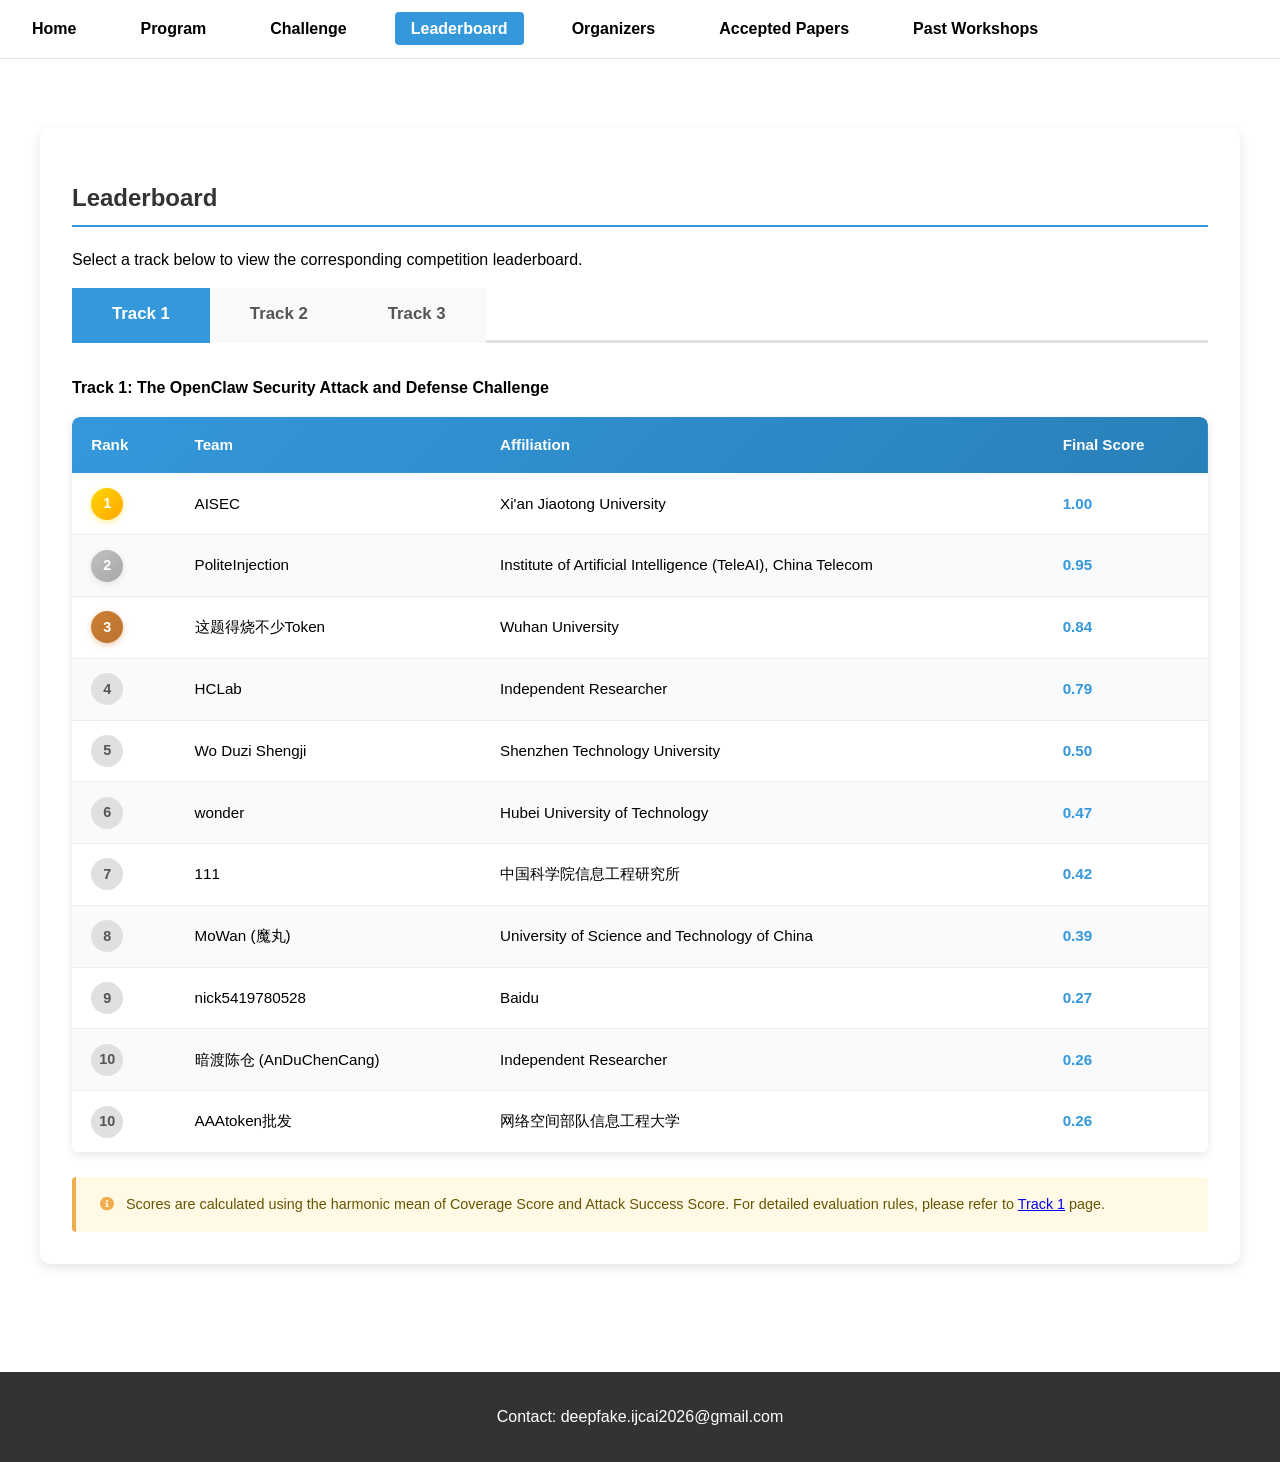
<file: leaderboard.html>
<!DOCTYPE html>
<html lang="en">
<head>
    <meta charset="UTF-8">
    <meta name="viewport" content="width=device-width, initial-scale=1.0">
    <title>Leaderboard | IJCAI 2026</title>
    <link rel="stylesheet" href="styles.css">
    <link rel="stylesheet" href="https://cdnjs.cloudflare.com/ajax/libs/font-awesome/5.15.4/css/all.min.css">
    <style>
        /* Tab 切换样式 */
        .tab-container {
            margin-bottom: 2rem;
        }

        .tab-nav {
            display: flex;
            gap: 0;
            border-bottom: 3px solid #e0e0e0;
            margin-bottom: 0;
        }

        .tab-btn {
            padding: 1rem 2.5rem;
            font-size: 1.05rem;
            font-weight: 600;
            color: #555;
            background: #f8f9fa;
            border: none;
            border-bottom: 3px solid transparent;
            margin-bottom: -3px;
            cursor: pointer;
            transition: all 0.3s ease;
            box-shadow: none;
            border-radius: 0;
        }

        .tab-btn:hover {
            color: var(--secondary-color);
            background: #eef7fc;
            transform: none;
            box-shadow: none;
        }

        .tab-btn.active {
            color: #fff;
            background: var(--secondary-color);
            border-bottom: 3px solid var(--secondary-color);
            box-shadow: none;
        }

        .tab-btn.active:hover {
            background: #2980b9;
            transform: none;
        }

        /* 排行榜表格样式 */
        .leaderboard-table-wrapper {
            overflow-x: auto;
            border-radius: 8px;
            box-shadow: 0 2px 8px rgba(0,0,0,0.1);
            background: #fff;
        }

        .leaderboard-table {
            width: 100%;
            border-collapse: collapse;
            font-size: 0.95rem;
        }

        .leaderboard-table thead tr {
            background: linear-gradient(135deg, #3498db, #2980b9);
            color: #fff;
        }

        .leaderboard-table thead th {
            padding: 1rem 1.2rem;
            text-align: left;
            font-weight: 600;
            white-space: nowrap;
        }

        .leaderboard-table thead th:first-child {
            border-radius: 8px 0 0 0;
        }

        .leaderboard-table thead th:last-child {
            border-radius: 0 8px 0 0;
        }

        .leaderboard-table tbody tr {
            transition: background 0.2s;
        }

        .leaderboard-table tbody tr:nth-child(even) {
            background: #f8fafc;
        }

        .leaderboard-table tbody tr:hover {
            background: #eef7fc;
        }

        .leaderboard-table td {
            padding: 0.9rem 1.2rem;
            border-bottom: 1px solid #eee;
        }

        /* 排名徽章 */
        .rank-badge {
            display: inline-flex;
            align-items: center;
            justify-content: center;
            width: 32px;
            height: 32px;
            border-radius: 50%;
            font-weight: 700;
            font-size: 0.9rem;
        }

        .rank-1 {
            background: linear-gradient(135deg, #FFD700, #FFA500);
            color: #fff;
            box-shadow: 0 2px 6px rgba(255, 215, 0, 0.4);
        }

        .rank-2 {
            background: linear-gradient(135deg, #C0C0C0, #A8A8A8);
            color: #fff;
            box-shadow: 0 2px 6px rgba(192, 192, 192, 0.4);
        }

        .rank-3 {
            background: linear-gradient(135deg, #CD7F32, #B87333);
            color: #fff;
            box-shadow: 0 2px 6px rgba(205, 127, 50, 0.4);
        }

        .rank-default {
            background: #e0e0e0;
            color: #555;
        }

        /* 分数高亮 */
        .score-highlight {
            font-weight: 700;
            color: var(--secondary-color);
        }

        /* Tab 内容面板 */
        .tab-panel {
            display: none;
        }

        .tab-panel.active {
            display: block;
        }

        /* 排行榜说明区域 */
        .leaderboard-note {
            background: #fff9e6;
            border-left: 4px solid #f0ad4e;
            padding: 1rem 1.5rem;
            margin-top: 1.5rem;
            border-radius: 4px;
            font-size: 0.9rem;
            color: #665600;
        }

        .leaderboard-note i {
            margin-right: 0.5rem;
            color: #f0ad4e;
        }

        /* Phase 标签 */
        .phase-tag {
            display: inline-block;
            padding: 0.3rem 0.8rem;
            border-radius: 20px;
            font-size: 0.85rem;
            font-weight: 600;
            margin-bottom: 1rem;
        }

        .phase-dev {
            background: #e8f5e9;
            color: #2e7d32;
        }

        .phase-test1 {
            background: #e3f2fd;
            color: #1565c0;
        }

        .phase-test2 {
            background: #fce4ec;
            color: #c62828;
        }

        /* 空状态 */
        .empty-state {
            text-align: center;
            padding: 3rem 2rem;
            color: #999;
        }

        .empty-state i {
            font-size: 3rem;
            margin-bottom: 1rem;
            color: #ccc;
        }

        .empty-state p {
            font-size: 1.1rem;
        }

        /* 响应式 */
        @media (max-width: 768px) {
            .tab-btn {
                padding: 0.8rem 1.5rem;
                font-size: 0.95rem;
            }

            .leaderboard-table {
                font-size: 0.85rem;
            }

            .leaderboard-table td,
            .leaderboard-table th {
                padding: 0.6rem 0.8rem;
            }
        }
    </style>
</head>


<body>
<nav>
    <ul>
        <li><a href="index.html">Home</a></li>
        <li><a href="program.html">Program</a></li>
        <li class="dropdown">
            <a href="#">Challenge</a>
            <ul class="dropdown-menu">
                <li><a href="Track1.html">Track 1</a></li>
                <li><a href="Track2.html">Track 2</a></li>
                <li><a href="Track3.html">Track 3</a></li>
            </ul>
        </li>
        <li><a href="leaderboard.html" class="active">Leaderboard</a></li>
        <li><a href="organizers.html">Organizers</a></li>
        <li><a href="accepted_paper_2026.html">Accepted Papers</a></li>
        <li class="dropdown">
            <a href="#">Past Workshops</a>
            <ul class="dropdown-menu">
                <li><a href="https://deepfake-workshop-ijcai2025.github.io/main/" target="_blank">IJCAI 2025</a></li>
                <li><a href="accepted_paper.html">IJCAI 2025 Accepted Papers</a></li>
            </ul>
        </li>
    </ul>
</nav>


<div class="container">
    <div class="page-content">
        <div class="card committee-section">
            <h2 class="section-header"><b>Leaderboard</b></h2>
            <p>Select a track below to view the corresponding competition leaderboard.</p>

            <!-- Tab 切换栏 -->
            <div class="tab-container">
                <div class="tab-nav">
                    <button class="tab-btn active" onclick="switchTab('track1')">Track 1</button>
                    <button class="tab-btn" onclick="switchTab('track2')">Track 2</button>
                    <button class="tab-btn" onclick="switchTab('track3')">Track 3</button>
                </div>
            </div>

            <!-- Track 1 Leaderboard -->
            <div id="panel-track1" class="tab-panel active">
                <p><b>Track 1: The OpenClaw Security Attack and Defense Challenge</b></p>

                <div class="leaderboard-table-wrapper">
                    <table class="leaderboard-table">
                        <thead>
                            <tr>
                                <th>Rank</th>
                                <th>Team</th>
                                <th>Affiliation</th>
                                <th>Final Score</th>
                            </tr>
                        </thead>
                        <tbody>
                            <tr>
                                <td><span class="rank-badge rank-1">1</span></td>
                                <td>AISEC</td>
                                <td>Xi'an Jiaotong University</td>
                                <td class="score-highlight">1.00</td>
                            </tr>
                            <tr>
                                <td><span class="rank-badge rank-2">2</span></td>
                                <td>PoliteInjection</td>
                                <td>Institute of Artificial Intelligence (TeleAI), China Telecom</td>
                                <td class="score-highlight">0.95</td>
                            </tr>
                            <tr>
                                <td><span class="rank-badge rank-3">3</span></td>
                                <td>这题得烧不少Token</td>
                                <td>Wuhan University</td>
                                <td class="score-highlight">0.84</td>
                            </tr>
                            <tr>
                                <td><span class="rank-badge rank-default">4</span></td>
                                <td>HCLab</td>
                                <td>Independent Researcher</td>
                                <td class="score-highlight">0.79</td>
                            </tr>
                            <tr>
                                <td><span class="rank-badge rank-default">5</span></td>
                                <td>Wo Duzi Shengji</td>
                                <td>Shenzhen Technology University</td>
                                <td class="score-highlight">0.50</td>
                            </tr>
                            <tr>
                                <td><span class="rank-badge rank-default">6</span></td>
                                <td>wonder</td>
                                <td>Hubei University of Technology</td>
                                <td class="score-highlight">0.47</td>
                            </tr>
                            <tr>
                                <td><span class="rank-badge rank-default">7</span></td>
                                <td>111</td>
                                <td>中国科学院信息工程研究所</td>
                                <td class="score-highlight">0.42</td>
                            </tr>
                            <tr>
                                <td><span class="rank-badge rank-default">8</span></td>
                                <td>MoWan (魔丸)</td>
                                <td>University of Science and Technology of China</td>
                                <td class="score-highlight">0.39</td>
                            </tr>
                            <tr>
                                <td><span class="rank-badge rank-default">9</span></td>
                                <td>nick5419780528</td>
                                <td>Baidu</td>
                                <td class="score-highlight">0.27</td>
                            </tr>
                            <tr>
                                <td><span class="rank-badge rank-default">10</span></td>
                                <td>暗渡陈仓 (AnDuChenCang)</td>
                                <td>Independent Researcher</td>
                                <td class="score-highlight">0.26</td>
                            </tr>
                            <tr>
                                <td><span class="rank-badge rank-default">10</span></td>
                                <td>AAAtoken批发</td>
                                <td>网络空间部队信息工程大学</td>
                                <td class="score-highlight">0.26</td>
                            </tr>
                        </tbody>
                    </table>
                </div>

                <div class="leaderboard-note">
                    <i class="fas fa-info-circle"></i>
                    Scores are calculated using the harmonic mean of Coverage Score and Attack Success Score. For detailed evaluation rules, please refer to <a href="Track1.html">Track 1</a> page.
                </div>
            </div>


            <!-- Track 2 Leaderboard -->
            <div id="panel-track2" class="tab-panel">
                <p><b>Track 2: General AIGC Audio-Video Detection</b></p>
                
                <div class="leaderboard-table-wrapper">
                    <table class="leaderboard-table">
                        <thead>
                            <tr>
                                <th>Rank</th>
                                <th>Team</th>
                                <th>Affiliation</th>
                                <th>Final Score</th>
                            </tr>
                        </thead>
                        <tbody>
                            <tr>
                                <td><span class="rank-badge rank-1">1</span></td>
                                <td>HIT VIRLAB</td>
                                <td>Harbin Institute of Technology</td>
                                <td class="score-highlight">0.8460</td>
                            </tr>
                            <tr>
                                <td><span class="rank-badge rank-2">2</span></td>
                                <td>ZJSU</td>
                                <td>Zhejiang Gongshang University</td>
                                <td class="score-highlight">0.8438</td>
                            </tr>
                            <tr>
                                <td><span class="rank-badge rank-3">3</span></td>
                                <td>VeriLens</td>
                                <td>The Hong Kong University of Science and Technology (Guangzhou)</td>
                                <td class="score-highlight">0.8426</td>
                            </tr>
                            <tr>
                                <td><span class="rank-badge rank-default">4</span></td>
                                <td>AIGVDete</td>
                                <td>Zhejiang University</td>
                                <td class="score-highlight">0.8406</td>
                            </tr>
                            <tr>
                                <td><span class="rank-badge rank-default">5</span></td>
                                <td>MVADetection Team</td>
                                <td>Individual Researcher</td>
                                <td class="score-highlight">0.8349</td>
                            </tr>
                        </tbody>
                    </table>
                </div>

                <div class="leaderboard-note">
                    <i class="fas fa-info-circle"></i>
                    Final Score = 0.4 × Binary Classification Score + 0.6 × Four-Class Classification Score. For detailed evaluation rules, please refer to <a href="Track2.html">Track 2</a> page.
                </div>
            </div>

            <!-- Track 3 Leaderboard -->
            <div id="panel-track3" class="tab-panel">
                <p><b>Track 3: Deepfake Detection, Localization, and Explainability</b></p>
                
                <div class="leaderboard-table-wrapper">
                    <table class="leaderboard-table">
                        <thead>
                            <tr>
                                <th>Rank</th>
                                <th>Team</th>
                                <th>Affiliation</th>
                                <th>Final Score</th>
                            </tr>
                        </thead>
                        <tbody>
                            <tr>
                                <td><span class="rank-badge rank-1">1</span></td>
                                <td>HIT_VIRLAB</td>
                                <td>Harbin Institute of Technology</td>
                                <td class="score-highlight">0.8940</td>
                            </tr>
                            <tr>
                                <td><span class="rank-badge rank-2">2</span></td>
                                <td>CBSR_what_the_dog_doing</td>
                                <td>University of Chinese Academy of Sciences</td>
                                <td class="score-highlight">0.7025</td>
                            </tr>
                            <tr>
                                <td><span class="rank-badge rank-3">3</span></td>
                                <td>XQ999</td>
                                <td>Independent Researcher</td>
                                <td class="score-highlight">0.5770</td>
                            </tr>
                            <tr>
                                <td><span class="rank-badge rank-default">4</span></td>
                                <td>ACVLAB</td>
                                <td>National Yang Ming Chiao Tung University (ACVLab)</td>
                                <td class="score-highlight">0.3505</td>
                            </tr>
                            <tr>
                                <td><span class="rank-badge rank-default">5</span></td>
                                <td>newtester</td>
                                <td>Hangzhou Dianzi University</td>
                                <td class="score-highlight">0.2522</td>
                            </tr>
                            <tr>
                                <td><span class="rank-badge rank-default">6</span></td>
                                <td>Institute of Image Processing and Pattern Recognition, Hebei University of Technology</td>
                                <td>School of Artificial Intelligence, Hebei University of Technology</td>
                                <td class="score-highlight">0.1630</td>
                            </tr>
                        </tbody>
                    </table>
                </div>

                <div class="leaderboard-note">
                    <i class="fas fa-info-circle"></i>
                    Final Score is calculated from the weighted combination of ACC, IoU, BERTScore, and Rubrics. For detailed evaluation rules, please refer to <a href="Track3.html">Track 3</a> page.
                </div>
            </div>
        </div>
    </div>
</div>

<footer>
    <p>Contact: deepfake.ijcai2026@gmail.com</p>
</footer>

<script>
    function switchTab(trackId) {
        // 切换 Tab 按钮状态
        document.querySelectorAll('.tab-btn').forEach(function(btn) {
            btn.classList.remove('active');
        });
        event.target.classList.add('active');

        // 切换面板显示
        document.querySelectorAll('.tab-panel').forEach(function(panel) {
            panel.classList.remove('active');
        });
        document.getElementById('panel-' + trackId).classList.add('active');
    }
</script>

</body>
</html>
</file>
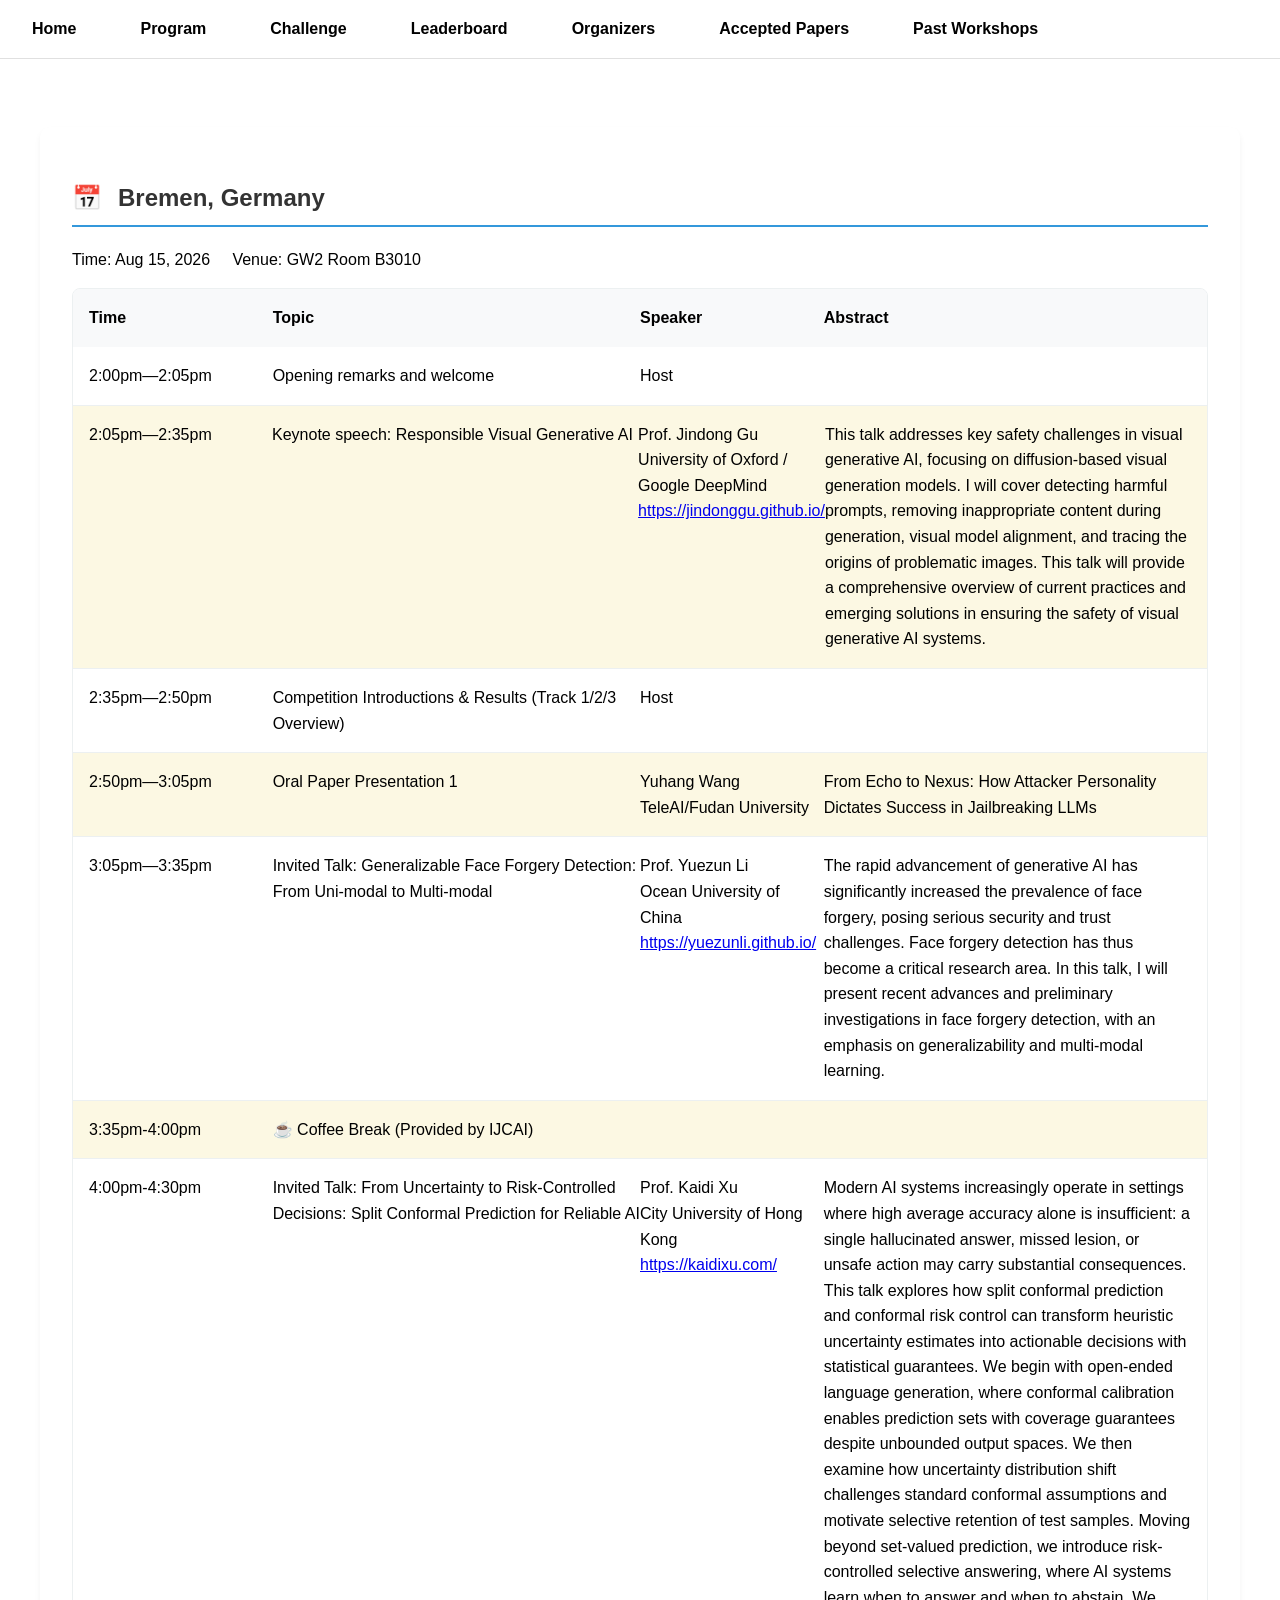
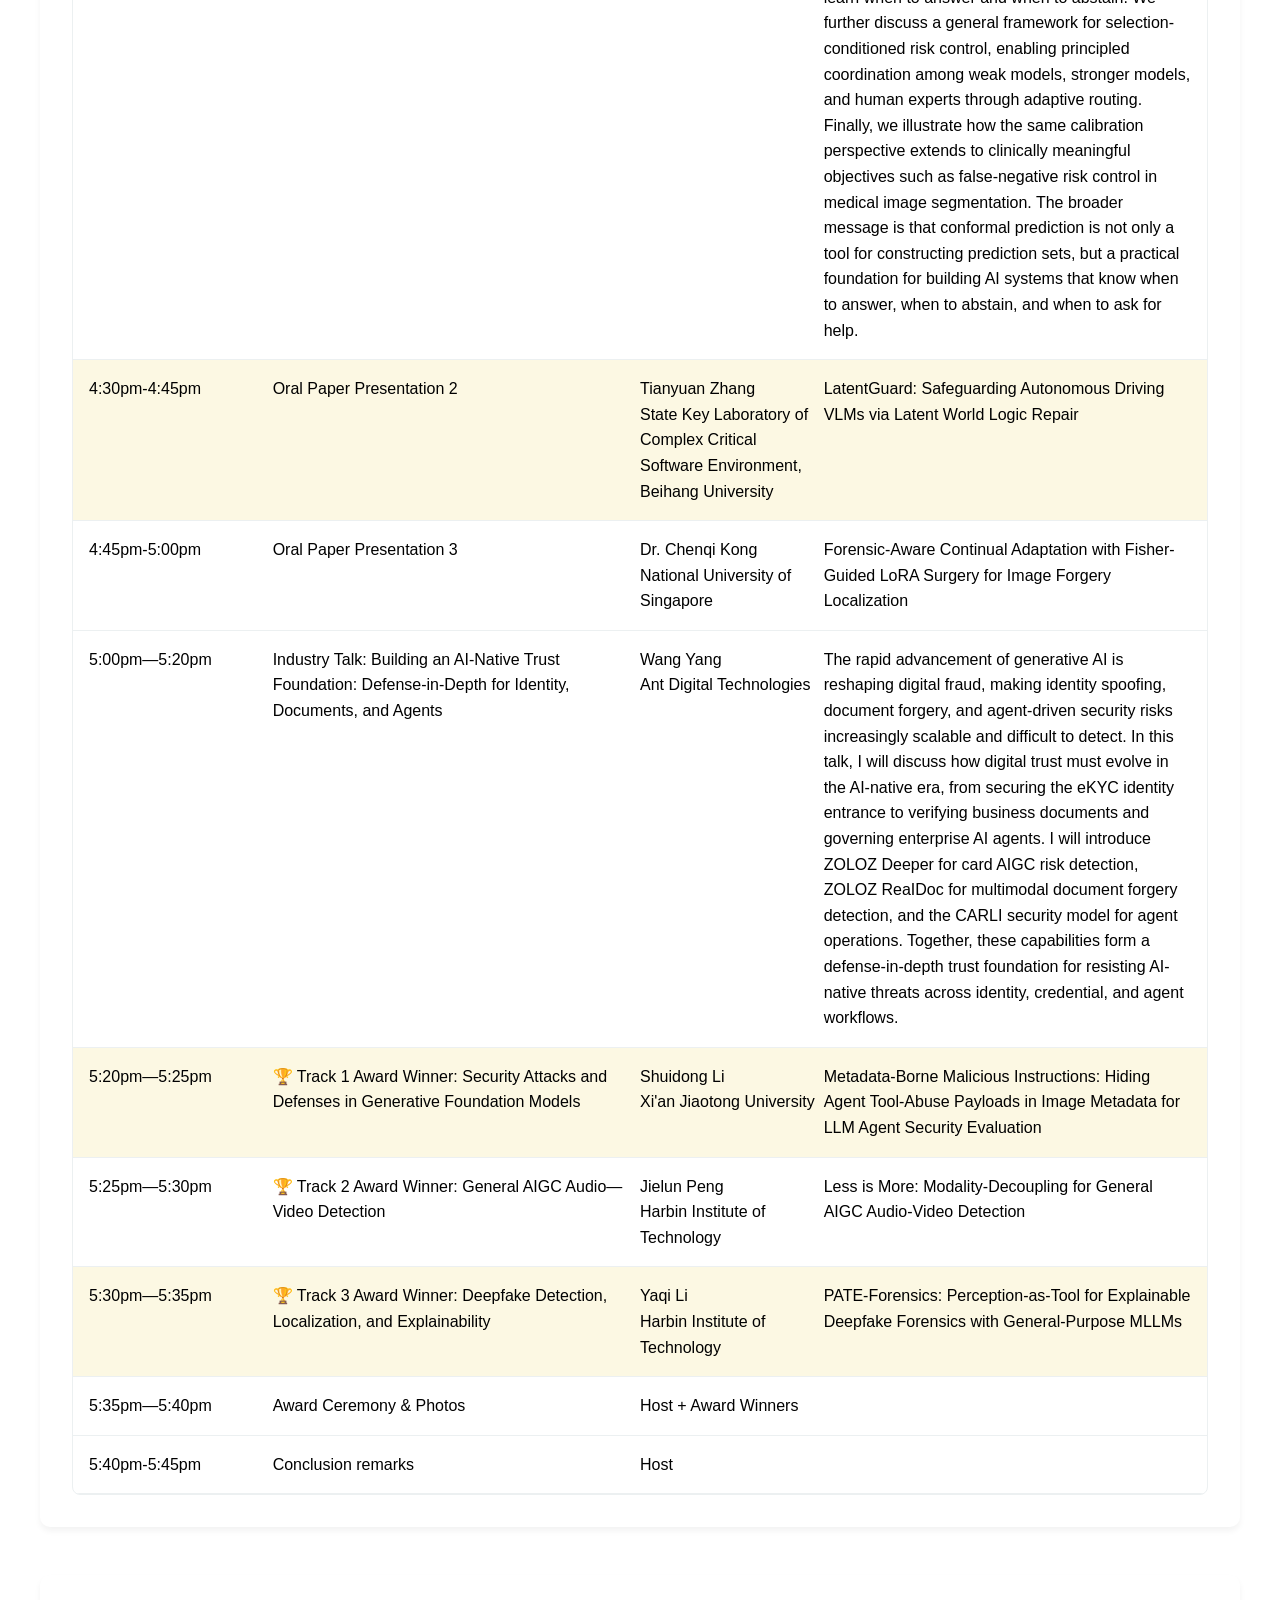
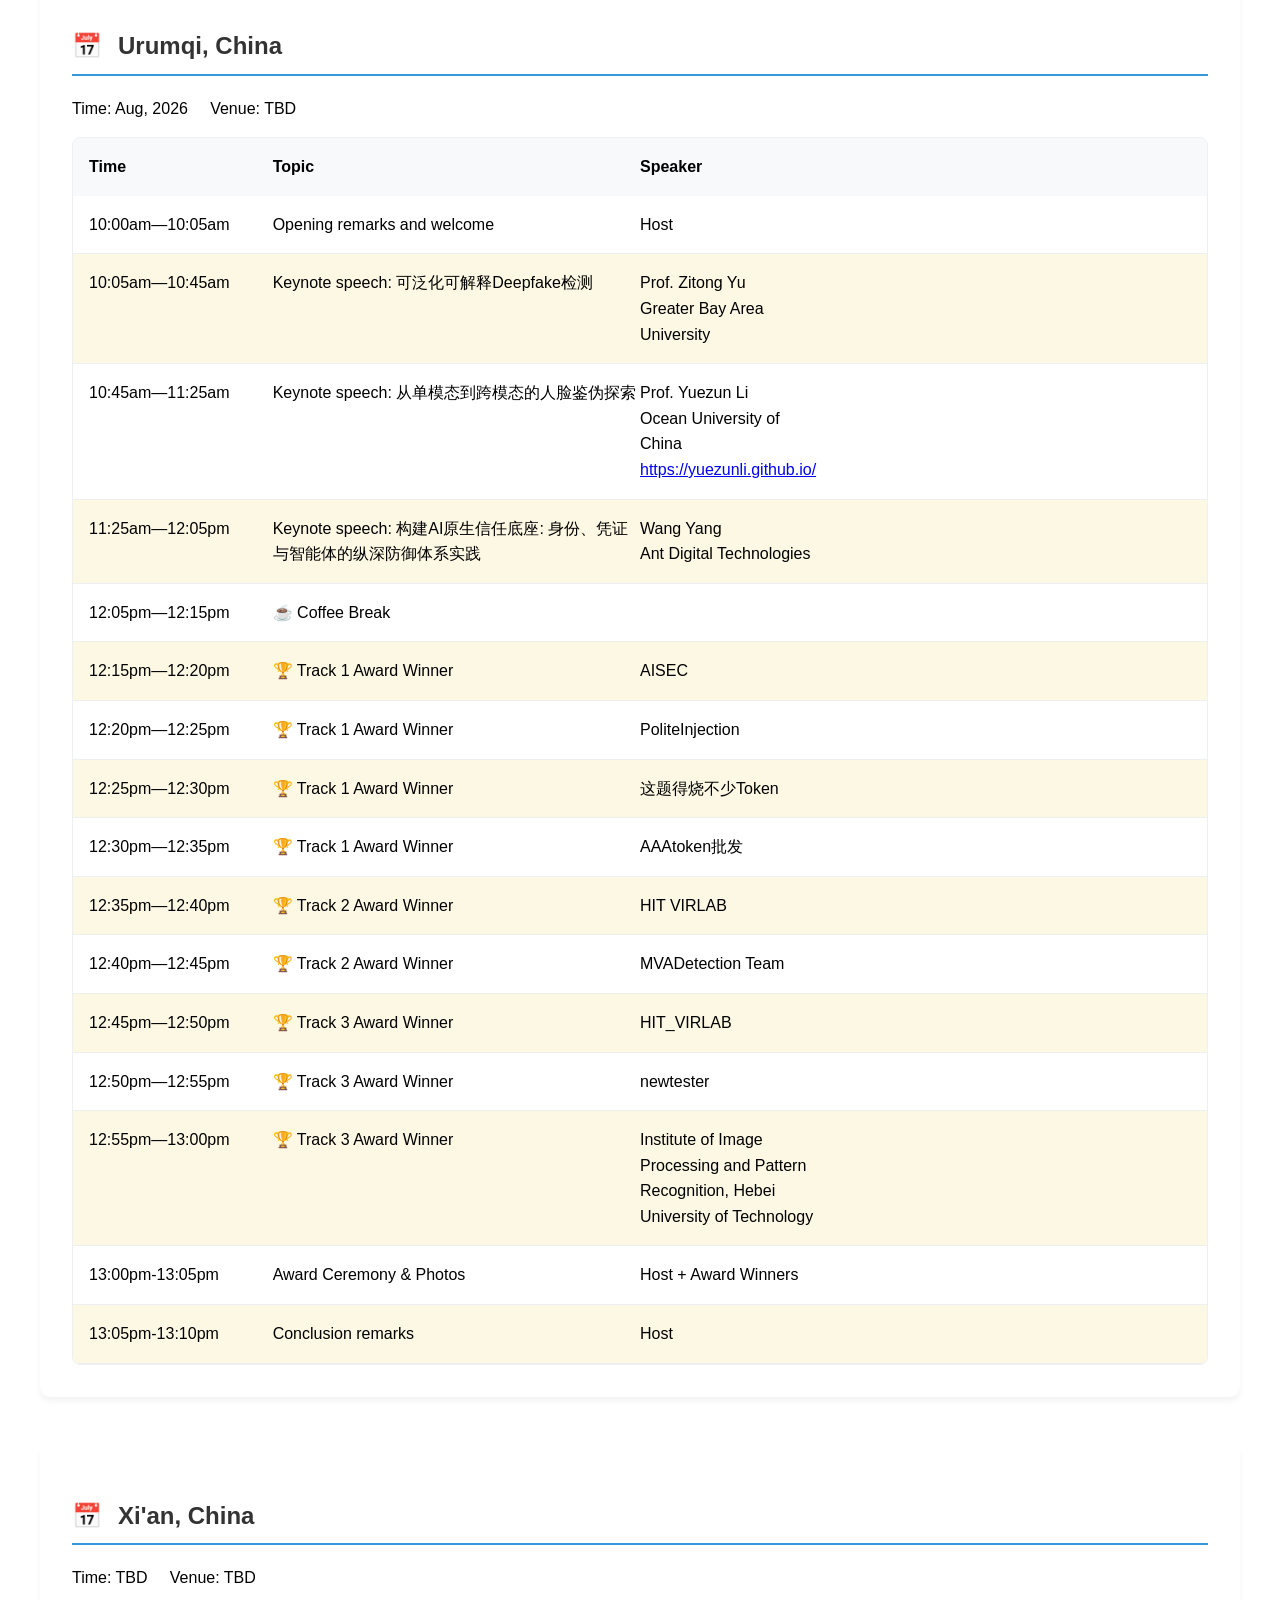
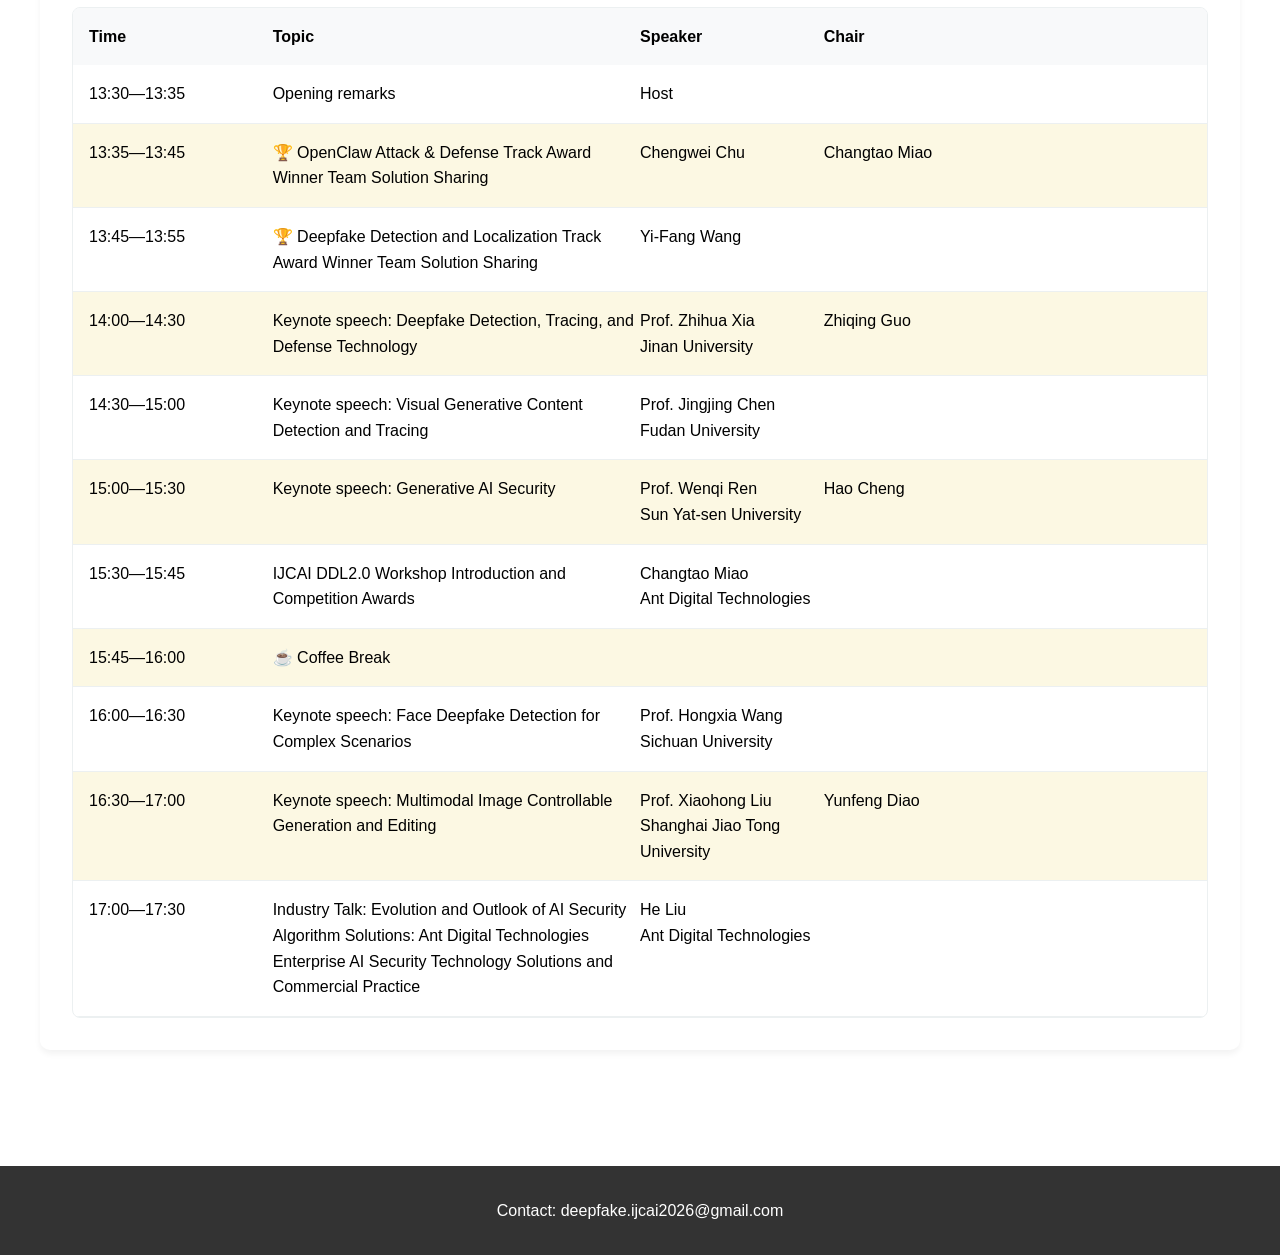
<file: program.html>
<!-- program.html -->
<!DOCTYPE html>
<html lang="en">
<head>
    <meta charset="UTF-8">
    <meta name="viewport" content="width=device-width, initial-scale=1.0">
    <title>AI-Safety-workshop-ijcai2026</title>
    <link rel="stylesheet" href="styles.css">
    <link rel="stylesheet" href="https://cdnjs.cloudflare.com/ajax/libs/font-awesome/5.15.4/css/all.min.css">
</head>
<body>
<nav>
    <ul>
        <li><a href="index.html">Home</a></li>
        <li><a href="program.html">Program</a></li>
        <li class="dropdown">
            <a href="#">Challenge</a>
            <ul class="dropdown-menu">
<!--                <li><a href="challenge.html">Evaluate</a></li>-->
                <li><a href="Track1.html">Track 1</a></li>
                <li><a href="Track2.html">Track 2</a></li>
                <li><a href="Track3.html">Track 3</a></li>
<!--                <li><a href="datasets.html">Datasets</a></li>-->
            </ul>
        </li>
<!--<li><a href="Registration.html">Registration</a></li>-->
<li><a href="leaderboard.html">Leaderboard</a></li>
        <li><a href="organizers.html">Organizers</a></li>
        <li><a href="accepted_paper_2026.html">Accepted Papers</a></li>
        <li class="dropdown">
            <a href="#">Past Workshops</a>
            <ul class="dropdown-menu">
                <li><a href="https://deepfake-workshop-ijcai2025.github.io/main/" target="_blank">IJCAI 2025</a></li>
                <li><a href="accepted_paper.html">IJCAI 2025 Accepted Papers</a></li>
            </ul>
        </li>
    </ul>
</nav>

<main class="container">
    <!-- Workshop Program Details Bremen -->
    <section class="schedule-section">
        <h2 class="section-header"><span class="icon">📅</span>Bremen, Germany</h2>
        <p>Time: Aug 15, 2026 &nbsp;&nbsp;&nbsp; Venue: GW2 Room B3010</p>
        <div class="timeline-table">
            <div class="table-header">
                <div class="date-col">Time</div>
                <div class="event-col">Topic</div>
                <div class="date-col">Speaker</div>
                <div class="event-col">Abstract</div>
            </div>
            <div class="table-row">
                <div class="date-col">2:00pm—2:05pm</div>
                <div class="event-col">Opening remarks and welcome</div>
                <div class="date-col">Host</div>
                <div class="event-col"></div>
            </div>
            <div class="table-row upcoming">
                <div class="date-col">2:05pm—2:35pm</div>
                <div class="event-col">Keynote speech: Responsible Visual Generative AI</div>
                <div class="date-col">Prof. Jindong Gu<br>University of Oxford / Google DeepMind<br><a href="https://jindonggu.github.io/" target="_blank">https://jindonggu.github.io/</a></div>
                <div class="event-col">This talk addresses key safety challenges in visual generative AI, focusing on diffusion-based visual generation models. I will cover detecting harmful prompts, removing inappropriate content during generation, visual model alignment, and tracing the origins of problematic images. This talk will provide a comprehensive overview of current practices and emerging solutions in ensuring the safety of visual generative AI systems.</div>
            </div>
            <div class="table-row">
                <div class="date-col">2:35pm—2:50pm</div>
                <div class="event-col">Competition Introductions & Results (Track 1/2/3 Overview)</div>
                <div class="date-col">Host</div>
                <div class="event-col"></div>
            </div>
            <div class="table-row upcoming">
                <div class="date-col">2:50pm—3:05pm</div>
                <div class="event-col">Oral Paper Presentation 1</div>
                <div class="date-col">Yuhang Wang<br>TeleAI/Fudan University</div>
                <div class="event-col">From Echo to Nexus: How Attacker Personality Dictates Success in Jailbreaking LLMs</div>

            </div>
            <div class="table-row">
                <div class="date-col">3:05pm—3:35pm</div>
                <div class="event-col">Invited Talk: Generalizable Face Forgery Detection: From Uni-modal to Multi-modal</div>
                <div class="date-col">Prof. Yuezun Li<br>Ocean University of China<br><a href="https://yuezunli.github.io/" target="_blank">https://yuezunli.github.io/</a></div>
                <div class="event-col">The rapid advancement of generative AI has significantly increased the prevalence of face forgery, posing serious security and trust challenges. Face forgery detection has thus become a critical research area. In this talk, I will present recent advances and preliminary investigations in face forgery detection, with an emphasis on generalizability and multi-modal learning.</div>
            </div>
            <div class="table-row upcoming">
                <div class="date-col">3:35pm-4:00pm</div>
                <div class="event-col">☕ Coffee Break (Provided by IJCAI)</div>
                <div class="date-col"></div>
                <div class="event-col"></div>
            </div>
            <div class="table-row">
                <div class="date-col">4:00pm-4:30pm</div>
                <div class="event-col">Invited Talk: From Uncertainty to Risk-Controlled Decisions: Split Conformal Prediction for Reliable AI</div>
                <div class="date-col">Prof. Kaidi Xu<br>City University of Hong Kong<br><a href="https://kaidixu.com/" target="_blank">https://kaidixu.com/</a></div>
                <div class="event-col">Modern AI systems increasingly operate in settings where high average accuracy alone is insufficient: a single hallucinated answer, missed lesion, or unsafe action may carry substantial consequences. This talk explores how split conformal prediction and conformal risk control can transform heuristic uncertainty estimates into actionable decisions with statistical guarantees. We begin with open-ended language generation, where conformal calibration enables prediction sets with coverage guarantees despite unbounded output spaces. We then examine how uncertainty distribution shift challenges standard conformal assumptions and motivate selective retention of test samples. Moving beyond set-valued prediction, we introduce risk-controlled selective answering, where AI systems learn when to answer and when to abstain. We further discuss a general framework for selection-conditioned risk control, enabling principled coordination among weak models, stronger models, and human experts through adaptive routing. Finally, we illustrate how the same calibration perspective extends to clinically meaningful objectives such as false-negative risk control in medical image segmentation. The broader message is that conformal prediction is not only a tool for constructing prediction sets, but a practical foundation for building AI systems that know when to answer, when to abstain, and when to ask for help.</div>
            </div>
            <div class="table-row upcoming">
                <div class="date-col">4:30pm-4:45pm</div>
                <div class="event-col">Oral Paper Presentation 2</div>
                <div class="date-col">Tianyuan Zhang<br>State Key Laboratory of Complex Critical Software Environment, Beihang University</div>
                <div class="event-col">LatentGuard: Safeguarding Autonomous Driving VLMs via Latent World Logic Repair</div>
            </div>
            <div class="table-row">
                <div class="date-col">4:45pm-5:00pm</div>
                <div class="event-col">Oral Paper Presentation 3</div>
                <div class="date-col">Dr. Chenqi Kong<br>National University of Singapore</div>
                <div class="event-col">Forensic-Aware Continual Adaptation with Fisher-Guided LoRA Surgery for Image Forgery Localization</div>
            </div>
            <div class="table-row">
                <div class="date-col">5:00pm—5:20pm</div>
                <div class="event-col">Industry Talk: Building an AI-Native Trust Foundation: Defense-in-Depth for Identity, Documents, and Agents</div>
                <div class="date-col">Wang Yang<br>Ant Digital Technologies</div>
                <div class="event-col">The rapid advancement of generative AI is reshaping digital fraud, making identity spoofing, document forgery, and agent-driven security risks increasingly scalable and difficult to detect. In this talk, I will discuss how digital trust must evolve in the AI-native era, from securing the eKYC identity entrance to verifying business documents and governing enterprise AI agents. I will introduce ZOLOZ Deeper for card AIGC risk detection, ZOLOZ ReaIDoc for multimodal document forgery detection, and the CARLI security model for agent operations. Together, these capabilities form a defense-in-depth trust foundation for resisting AI-native threats across identity, credential, and agent workflows.</div>
            </div>
            <div class="table-row upcoming">
                <div class="date-col">5:20pm—5:25pm</div>
                <div class="event-col">🏆 Track 1 Award Winner: Security Attacks and Defenses in Generative Foundation Models</div>
                <div class="date-col">Shuidong Li<br>Xi'an Jiaotong University</div>
                <div class="event-col">Metadata-Borne Malicious Instructions: Hiding Agent Tool-Abuse Payloads in Image Metadata for LLM Agent Security Evaluation</div>
            </div>
            <div class="table-row">
                <div class="date-col">5:25pm—5:30pm</div>
                <div class="event-col">🏆 Track 2 Award Winner: General AIGC Audio—Video Detection</div>
                <div class="date-col">Jielun Peng<br>Harbin Institute of Technology</div>
                <div class="event-col">Less is More: Modality-Decoupling for General AIGC Audio-Video Detection</div>
            </div>
            <div class="table-row upcoming">
                <div class="date-col">5:30pm—5:35pm</div>
                <div class="event-col">🏆 Track 3 Award Winner: Deepfake Detection, Localization, and Explainability</div>
                <div class="date-col">Yaqi Li<br>Harbin Institute of Technology</div>
                <div class="event-col">PATE-Forensics: Perception-as-Tool for Explainable Deepfake Forensics with General-Purpose MLLMs</div>
            </div>
            <div class="table-row">
                <div class="date-col">5:35pm—5:40pm</div>
                <div class="event-col">Award Ceremony &amp; Photos</div>
                <div class="date-col">Host + Award Winners</div>
                <div class="event-col"></div>
            </div>
            <div class="table-row">
                <div class="date-col">5:40pm-5:45pm</div>
                <div class="event-col">Conclusion remarks</div>
                <div class="date-col">Host</div>
                <div class="event-col"></div>
            </div>
        </div>
    </section>

    <!-- Workshop Program Details Urumqi -->
    <section class="schedule-section">
        <h2 class="section-header"><span class="icon">📅</span>Urumqi, China</h2>
        <p>Time: Aug, 2026 &nbsp;&nbsp;&nbsp; Venue: TBD</p>
        <div class="timeline-table">
            <div class="table-header">
                <div class="date-col">Time</div>
                <div class="event-col">Topic</div>
                <div class="date-col">Speaker</div>
            </div>
            <div class="table-row">
                <div class="date-col">10:00am—10:05am</div>
                <div class="event-col">Opening remarks and welcome</div>
                <div class="date-col">Host</div>
            </div>
            <div class="table-row upcoming">
                <div class="date-col">10:05am—10:45am</div>
                <div class="event-col">Keynote speech: 可泛化可解释Deepfake检测</div>
                <div class="date-col">Prof. Zitong Yu<br>Greater Bay Area University</div>
            </div>
            <div class="table-row">
                <div class="date-col">10:45am—11:25am</div>
                <div class="event-col">Keynote speech: 从单模态到跨模态的人脸鉴伪探索</div>
                <div class="date-col">Prof. Yuezun Li<br>Ocean University of China<br><a href="https://yuezunli.github.io/" target="_blank">https://yuezunli.github.io/</a></div>
            </div>
            <div class="table-row upcoming">
                <div class="date-col">11:25am—12:05pm</div>
                <div class="event-col">Keynote speech: 构建AI原生信任底座: 身份、凭证与智能体的纵深防御体系实践</div>
                <div class="date-col">Wang Yang<br>Ant Digital Technologies</div>
            </div>
            <div class="table-row">
                <div class="date-col">12:05pm—12:15pm</div>
                <div class="event-col">☕ Coffee Break</div>
                <div class="date-col"></div>
            </div>
            <div class="table-row upcoming">
                <div class="date-col">12:15pm—12:20pm</div>
                <div class="event-col">🏆 Track 1 Award Winner</div>
                <div class="date-col">AISEC</div>
            </div>
            <div class="table-row">
                <div class="date-col">12:20pm—12:25pm</div>
                <div class="event-col">🏆 Track 1 Award Winner</div>
                <div class="date-col">PoliteInjection</div>
            </div>
            <div class="table-row upcoming">
                <div class="date-col">12:25pm—12:30pm</div>
                <div class="event-col">🏆 Track 1 Award Winner</div>
                <div class="date-col">这题得烧不少Token</div>
            </div>
            <div class="table-row">
                <div class="date-col">12:30pm—12:35pm</div>
                <div class="event-col">🏆 Track 1 Award Winner</div>
                <div class="date-col">AAAtoken批发</div>
            </div>
            <div class="table-row upcoming">
                <div class="date-col">12:35pm—12:40pm</div>
                <div class="event-col">🏆 Track 2 Award Winner</div>
                <div class="date-col">HIT VIRLAB</div>
            </div>
            <div class="table-row">
                <div class="date-col">12:40pm—12:45pm</div>
                <div class="event-col">🏆 Track 2 Award Winner</div>
                <div class="date-col">MVADetection Team</div>
            </div>
            <div class="table-row upcoming">
                <div class="date-col">12:45pm—12:50pm</div>
                <div class="event-col">🏆 Track 3 Award Winner</div>
                <div class="date-col">HIT_VIRLAB</div>
            </div>
            <div class="table-row">
                <div class="date-col">12:50pm—12:55pm</div>
                <div class="event-col">🏆 Track 3 Award Winner</div>
                <div class="date-col">newtester</div>
            </div>
            <div class="table-row upcoming">
                <div class="date-col">12:55pm—13:00pm</div>
                <div class="event-col">🏆 Track 3 Award Winner</div>
                <div class="date-col">Institute of Image Processing and Pattern Recognition, Hebei University of Technology</div>
            </div>
            <div class="table-row">
                <div class="date-col">13:00pm-13:05pm</div>
                <div class="event-col">Award Ceremony &amp; Photos</div>
                <div class="date-col">Host + Award Winners</div>
            </div>
            <div class="table-row upcoming">
                <div class="date-col">13:05pm-13:10pm</div>
                <div class="event-col">Conclusion remarks</div>
                <div class="date-col">Host</div>
            </div>
        </div>
    </section>

    <!-- Workshop Program Details Xi'an -->
    <section class="schedule-section">
        <h2 class="section-header"><span class="icon">📅</span>Xi'an, China</h2>
        <p>Time: TBD &nbsp;&nbsp;&nbsp; Venue: TBD</p>
        <div class="timeline-table">
            <div class="table-header">
                <div class="date-col">Time</div>
                <div class="event-col">Topic</div>
                <div class="date-col">Speaker</div>
                <div class="event-col">Chair</div>
            </div>
            <div class="table-row">
                <div class="date-col">13:30—13:35</div>
                <div class="event-col">Opening remarks</div>
                <div class="date-col">Host</div>
                <div class="event-col"></div>
            </div>
            <div class="table-row upcoming">
                <div class="date-col">13:35—13:45</div>
                <div class="event-col">🏆 OpenClaw Attack & Defense Track Award Winner Team Solution Sharing</div>
                <div class="date-col">Chengwei Chu</div>
                <div class="event-col">Changtao Miao</div>
            </div>
            <div class="table-row">
                <div class="date-col">13:45—13:55</div>
                <div class="event-col">🏆 Deepfake Detection and Localization Track Award Winner Team Solution Sharing</div>
                <div class="date-col">Yi-Fang Wang</div>
                <div class="event-col"></div>
            </div>
            <div class="table-row upcoming">
                <div class="date-col">14:00—14:30</div>
                <div class="event-col">Keynote speech: Deepfake Detection, Tracing, and Defense Technology</div>
                <div class="date-col">Prof. Zhihua Xia<br>Jinan University</div>
                <div class="event-col">Zhiqing Guo</div>
            </div>
            <div class="table-row">
                <div class="date-col">14:30—15:00</div>
                <div class="event-col">Keynote speech: Visual Generative Content Detection and Tracing</div>
                <div class="date-col">Prof. Jingjing Chen<br>Fudan University</div>
                <div class="event-col"></div>
            </div>
            <div class="table-row upcoming">
                <div class="date-col">15:00—15:30</div>
                <div class="event-col">Keynote speech: Generative AI Security</div>
                <div class="date-col">Prof. Wenqi Ren<br>Sun Yat-sen University</div>
                <div class="event-col">Hao Cheng</div>
            </div>
            <div class="table-row">
                <div class="date-col">15:30—15:45</div>
                <div class="event-col">IJCAI DDL2.0 Workshop Introduction and Competition Awards</div>
                <div class="date-col">Changtao Miao<br>Ant Digital Technologies</div>
                <div class="event-col"></div>
            </div>
            <div class="table-row upcoming">
                <div class="date-col">15:45—16:00</div>
                <div class="event-col">☕ Coffee Break</div>
                <div class="date-col"></div>
                <div class="event-col"></div>
            </div>
            <div class="table-row">
                <div class="date-col">16:00—16:30</div>
                <div class="event-col">Keynote speech: Face Deepfake Detection for Complex Scenarios</div>
                <div class="date-col">Prof. Hongxia Wang<br>Sichuan University</div>
                <div class="event-col"></div>
            </div>
            <div class="table-row upcoming">
                <div class="date-col">16:30—17:00</div>
                <div class="event-col">Keynote speech: Multimodal Image Controllable Generation and Editing</div>
                <div class="date-col">Prof. Xiaohong Liu<br>Shanghai Jiao Tong University</div>
                <div class="event-col">Yunfeng Diao</div>
            </div>
            <div class="table-row">
                <div class="date-col">17:00—17:30</div>
                <div class="event-col">Industry Talk: Evolution and Outlook of AI Security Algorithm Solutions: Ant Digital Technologies Enterprise AI Security Technology Solutions and Commercial Practice</div>
                <div class="date-col">He Liu<br>Ant Digital Technologies</div>
                <div class="event-col"></div>
            </div>
        </div>
    </section>
</main>
<footer>
    <p>Contact: deepfake.ijcai2026@gmail.com</p>
</footer>
</body>
</html>
</file>
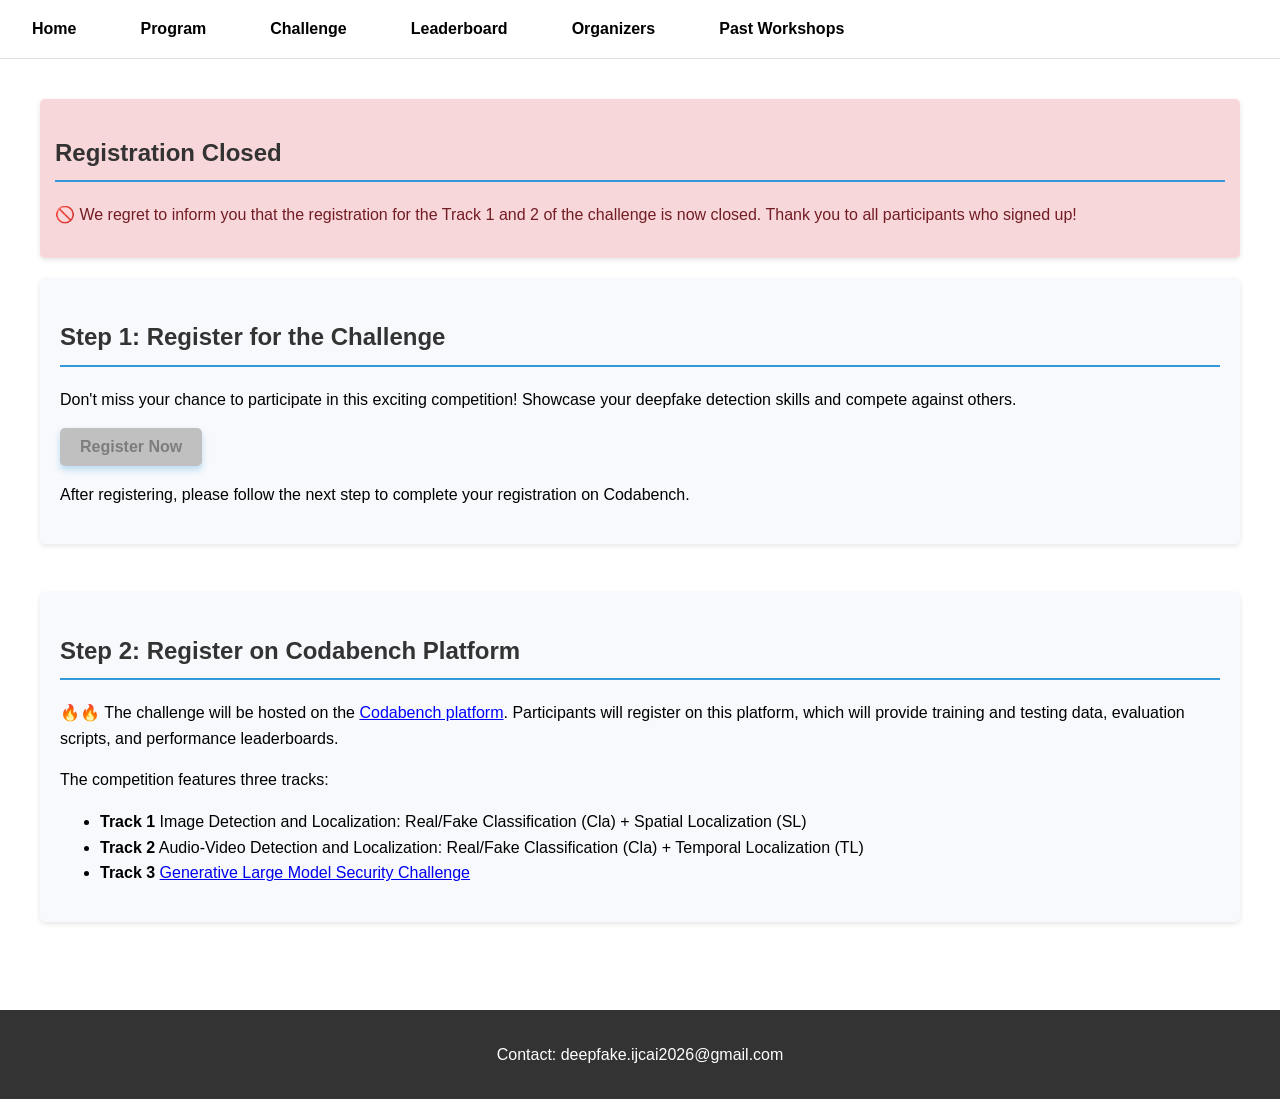
<file: Registration.html>
<!DOCTYPE html>
<html lang="en">
<head>
    <meta charset="UTF-8">
    <meta name="viewport" content="width=device-width, initial-scale=1.0">
    <title>Workshop Challenge | IJCAI 2025</title>
    <link rel="stylesheet" href="styles.css">
    <style>
        button {
            padding: 10px 20px;
            font-size: 16px;
            background-color: #007bff;
            color: white;
            border: none;
            border-radius: 5px;
            cursor: pointer;
            transition: background-color 0.3s ease;
        }
        button:hover {
            background-color: #0056b3;
        }
        button[disabled] {
            background-color: #c0c0c0; /* 灰色背景 */
            color: #7d7d7d; /* 灰色字体 */
            cursor: not-allowed; /* 显示禁止点击的鼠标控制 */
        }
        .card {
            background: #f7f9fc;
            border-radius: 5px;
            padding: 20px;
            margin-bottom: 20px; /* 保持一致的下边距 */
            box-shadow: 0 2px 5px rgba(0, 0, 0, 0.1);
        }
        .registration-closed {
            background: #f8d7da;
            border-color: #f5c6cb;
            color: #721c24;
            padding: 15px;
            border-radius: 5px;
            margin-bottom: 20px; /* 确保与其他卡片间距一致 */
        }
    </style>
</head>
<body>
<nav>
    <ul>
        <li><a href="index.html">Home</a></li>
        <li><a href="program.html">Program</a></li>
<!--        <li><a href="schedule.html">Schedule</a></li>-->
        <li class="dropdown">
            <a href="#">Challenge</a>
            <ul class="dropdown-menu">
<!--                <li><a href="challenge.html">Evaluate</a></li>-->
                <li><a href="Track1.html">Track 1</a></li>
                <li><a href="Track2.html">Track 2</a></li>
                <li><a href="Track3.html">Track 3</a></li>
<!--                <li><a href="datasets.html">Datasets</a></li>-->
            </ul>
        </li>
<!--<li><a href="Registration.html">Registration</a></li>-->
<li><a href="leaderboard.html">Leaderboard</a></li>
        <li><a href="organizers.html">Organizers</a></li>
        <li class="dropdown">
            <a href="#">Past Workshops</a>
            <ul class="dropdown-menu">
                <li><a href="https://deepfake-workshop-ijcai2025.github.io/main/" target="_blank">IJCAI 2025</a></li>
                <li><a href="accepted_paper.html">IJCAI 2025 Accepted Papers</a></li>
            </ul>
        </li>
    </ul>
</nav>

<div class="container">
    <div class="page-content">
        <!-- 新增注册已关闭的通知，并移到最前面 -->
        <div class="card registration-closed">
            <h2 class="section-header"><b>Registration Closed</b></h2>
            <p>
                🚫 We regret to inform you that the registration for the Track 1 and 2 of the challenge is now closed. Thank you to all participants who signed up!
            </p>
        </div>

        <!-- 新增报名部分 -->
        <div class="card registration-section">
            <h2 class="section-header"><b>Step 1: Register for the Challenge</b></h2>
            <p style="margin-bottom: 1rem;">
                Don't miss your chance to participate in this exciting competition! Showcase your deepfake detection skills and compete against others.
            </p>
            <a href="#" target="_blank">
                <button disabled>Register Now</button>
            </a>
            <p style="margin-top: 1rem;">After registering, please follow the next step to complete your registration on Codabench.</p>
        </div>

        <div class="card committee-section">
            <h2 class="section-header"><b>Step 2: Register on Codabench Platform</b></h2>
            <p>
                &#128293;&#128293; The challenge will be hosted on the <a style="color: blue;" href="https://www.codabench.org/competitions/6891/">Codabench platform</a>. Participants will register on this platform, which will provide training and testing data, evaluation scripts, and performance leaderboards.
            </p>
            <p>
                The competition features three tracks:
            <ul>
                <li><b>Track 1</b> Image Detection and Localization: Real/Fake Classification (Cla) + Spatial Localization (SL)</li>
                <li><b>Track 2</b> Audio-Video Detection and Localization: Real/Fake Classification (Cla) + Temporal Localization (TL)</li>
                <li><b>Track 3</b> <a href="https://tianchi.aliyun.com/competition/entrance/532362?spm=a2c22.29524702.0.0.5f7c526eYhnLW6" target="_blank">Generative Large Model Security Challenge </a></li>
            </ul>
            </p>
        </div>
    </div>
</div>

<footer>
    <p>Contact: deepfake.ijcai2026@gmail.com</p>
</footer>
</body>
</html>
</file>
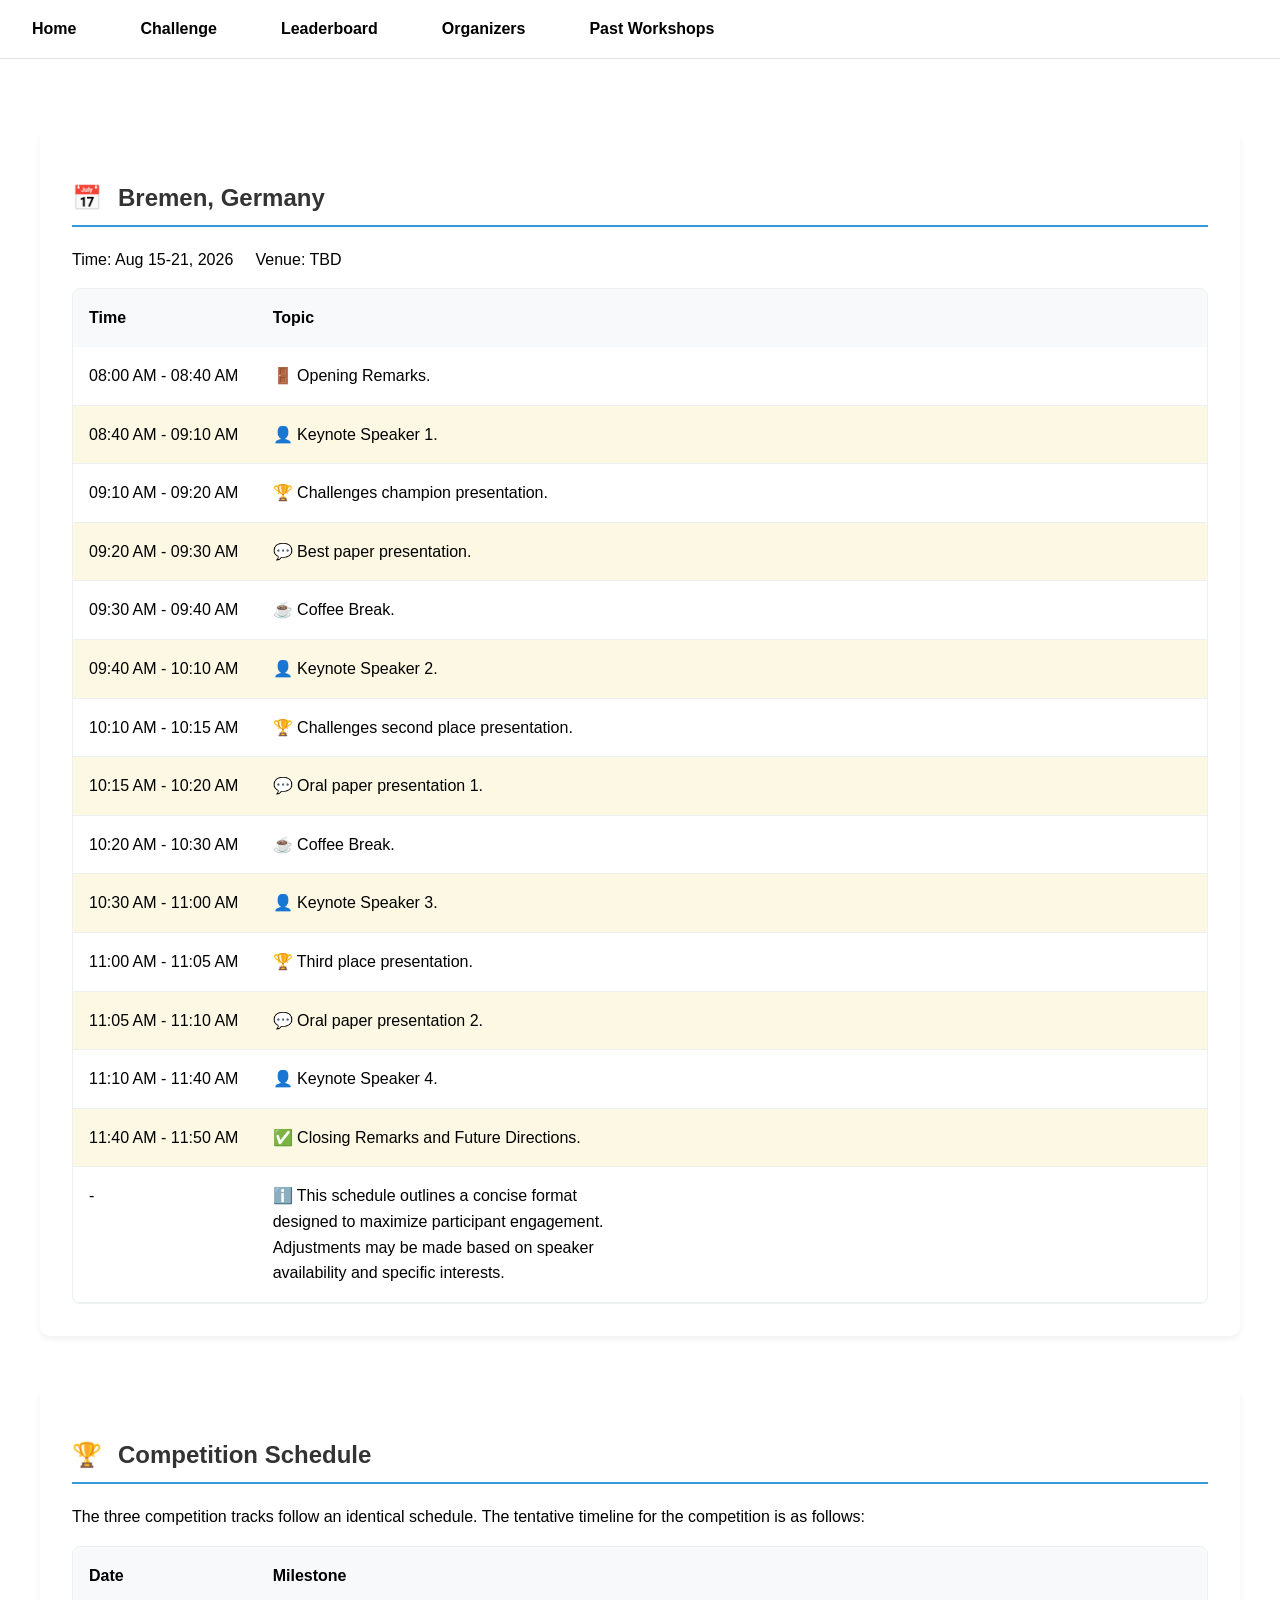
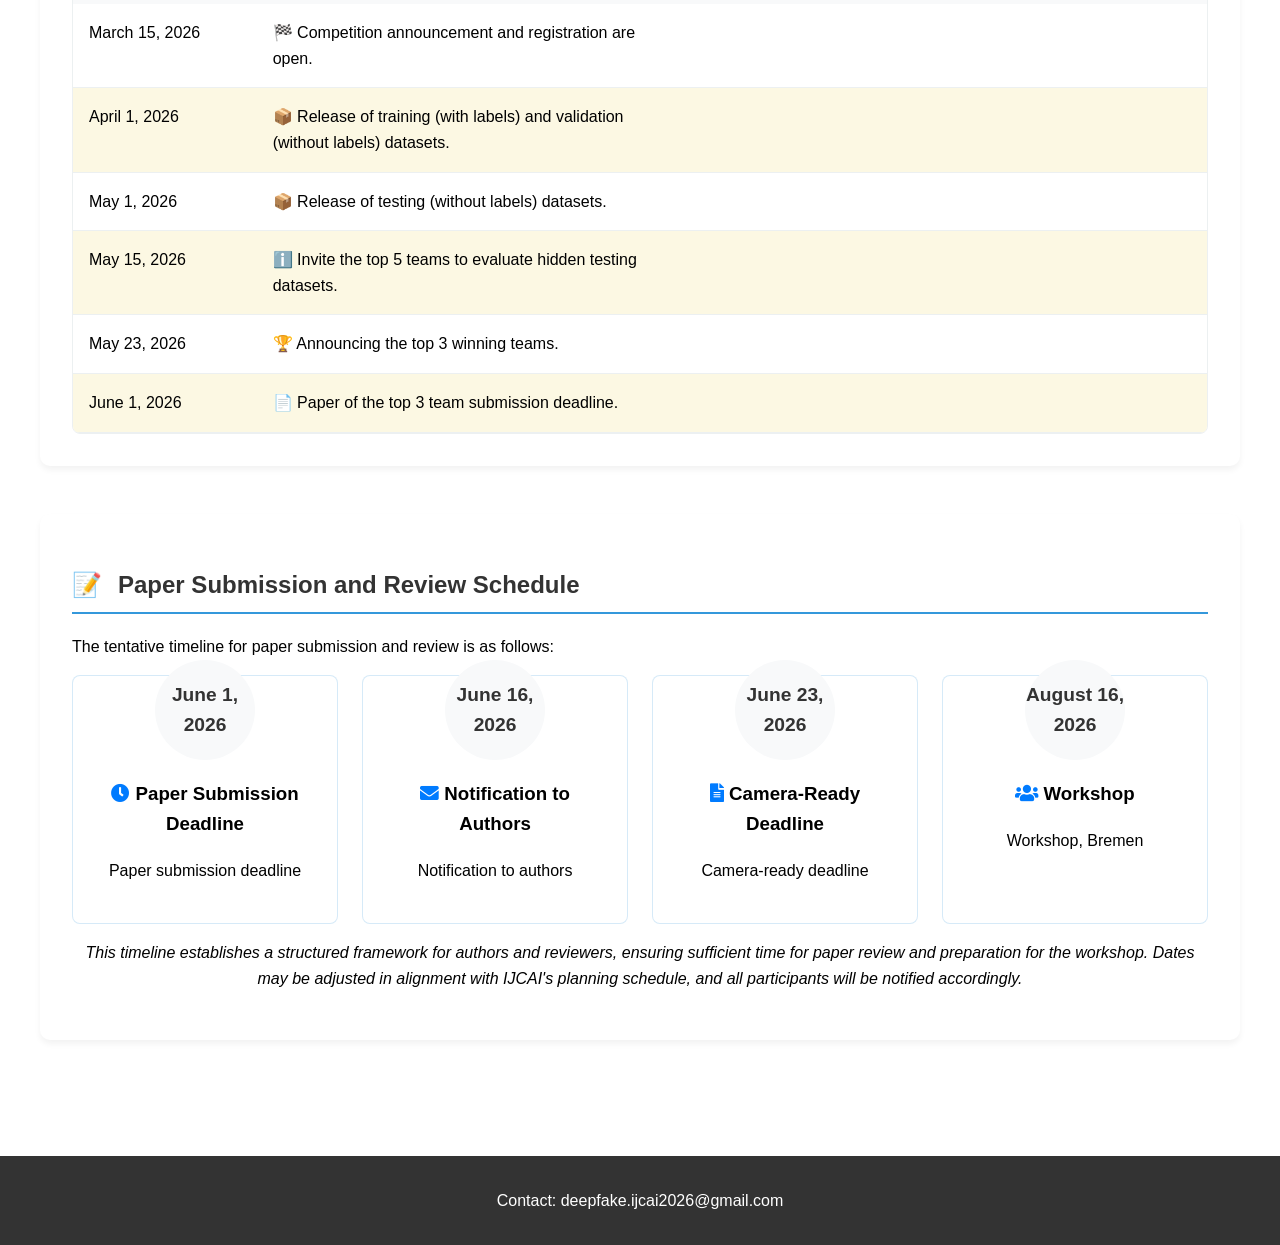
<file: schedule.html>
<!-- schedule.html -->
<!DOCTYPE html>
<html lang="en">
<head>
    <meta charset="UTF-8">
    <meta name="viewport" content="width=device-width, initial-scale=1.0">
    <title>AI-Safety-workshop-ijcai2026</title>
    <link rel="stylesheet" href="styles.css">
    <link rel="stylesheet" href="https://cdnjs.cloudflare.com/ajax/libs/font-awesome/5.15.4/css/all.min.css">
</head>
<body>
<nav>
    <ul>
        <li><a href="index.html">Home</a></li>
<!--        <li><a href="schedule.html">Schedule</a></li>-->
        <li class="dropdown">
            <a href="#">Challenge</a>
            <ul class="dropdown-menu">
<!--                <li><a href="challenge.html">Evaluate</a></li>-->
                <li><a href="Track1.html">Track 1</a></li>
                <li><a href="Track2.html">Track 2</a></li>
                <li><a href="Track3.html">Track 3</a></li>
<!--                <li><a href="datasets.html">Datasets</a></li>-->
            </ul>
        </li>
<!--<li><a href="Registration.html">Registration</a></li>-->
<li><a href="leaderboard.html">Leaderboard</a></li>
        <li><a href="organizers.html">Organizers</a></li>
        <li class="dropdown">
            <a href="#">Past Workshops</a>
            <ul class="dropdown-menu">
                <li><a href="https://deepfake-workshop-ijcai2025.github.io/main/" target="_blank">IJCAI 2025</a></li>
                <li><a href="accepted_paper.html">IJCAI 2025 Accepted Papers</a></li>
            </ul>
        </li>
    </ul>
</nav>

    <main class="container">
        <!-- Workshop Program Details Bremen -->
        <section class="schedule-section">
            <h2 class="section-header"><span class="icon">📅</span>Bremen, Germany</h2>
            <p>Time: Aug 15-21, 2026 &nbsp;&nbsp;&nbsp; Venue: TBD</p>
            <div class="timeline-table">
                <div class="table-header">
                    <div class="date-col">Time</div>
                    <div class="event-col">Topic</div>
                </div>
                <div class="table-row">
                    <div class="date-col">08:00 AM - 08:40 AM</div>
                    <div class="event-col">🚪 Opening Remarks.</div>
                </div>
                <div class="table-row upcoming">
                    <div class="date-col">08:40 AM - 09:10 AM</div>
                    <div class="event-col">👤 Keynote Speaker 1.</div>
                </div>
                <div class="table-row">
                    <div class="date-col">09:10 AM - 09:20 AM</div>
                    <div class="event-col">🏆 Challenges champion presentation.</div>
                </div>
                <div class="table-row upcoming">
                    <div class="date-col">09:20 AM - 09:30 AM</div>
                    <div class="event-col">💬 Best paper presentation.</div>
                </div>
                <div class="table-row">
                    <div class="date-col">09:30 AM - 09:40 AM</div>
                    <div class="event-col">☕ Coffee Break.</div>
                </div>
                <div class="table-row upcoming">
                    <div class="date-col">09:40 AM - 10:10 AM</div>
                    <div class="event-col">👤 Keynote Speaker 2.</div>
                </div>
                <div class="table-row">
                    <div class="date-col">10:10 AM - 10:15 AM</div>
                    <div class="event-col">🏆 Challenges second place presentation.</div>
                </div>
                <div class="table-row upcoming">
                    <div class="date-col">10:15 AM - 10:20 AM</div>
                    <div class="event-col">💬 Oral paper presentation 1.</div>
                </div>
                <div class="table-row">
                    <div class="date-col">10:20 AM - 10:30 AM</div>
                    <div class="event-col">☕ Coffee Break.</div>
                </div>
                <div class="table-row upcoming">
                    <div class="date-col">10:30 AM - 11:00 AM</div>
                    <div class="event-col">👤 Keynote Speaker 3.</div>
                </div>
                <div class="table-row">
                    <div class="date-col">11:00 AM - 11:05 AM</div>
                    <div class="event-col">🏆 Third place presentation.</div>
                </div>
                <div class="table-row upcoming">
                    <div class="date-col">11:05 AM - 11:10 AM</div>
                    <div class="event-col">💬 Oral paper presentation 2.</div>
                </div>
                <div class="table-row">
                    <div class="date-col">11:10 AM - 11:40 AM</div>
                    <div class="event-col">👤 Keynote Speaker 4.</div>
                </div>
                <div class="table-row upcoming">
                    <div class="date-col">11:40 AM - 11:50 AM</div>
                    <div class="event-col">✅ Closing Remarks and Future Directions.</div>
                </div>
                <div class="table-row">
                    <div class="date-col">-</div>
                    <div class="event-col">ℹ️ This schedule outlines a concise format designed to maximize participant engagement. Adjustments may be made based on speaker availability and specific interests.</div>
                </div>
            </div>
        </section>
        <!-- Competition Timeline -->
        <section class="schedule-section">
            <h2 class="section-header">
                <span class="icon">🏆</span>
                Competition Schedule
            </h2>
            <p>The three competition tracks follow an identical schedule. The tentative timeline for the competition is as follows:</p>

            <div class="timeline-table">
                <div class="table-header">
                    <div class="date-col">Date</div>
                    <div class="event-col">Milestone</div>
                </div>

                <div class="table-row">
                    <div class="date-col">March 15, 2026</div>
                    <div class="event-col">🏁 Competition announcement and registration are open.</div>
                </div>

                <div class="table-row upcoming">
                    <div class="date-col">April 1, 2026</div>
                    <div class="event-col">📦 Release of training (with labels) and validation (without labels) datasets.</div>
                </div>

                <div class="table-row">
                    <div class="date-col">May 1, 2026</div>
                    <div class="event-col">📦 Release of testing (without labels) datasets.</div>
                </div>

                <div class="table-row upcoming">
                    <div class="date-col">May 15, 2026</div>
                    <div class="event-col">ℹ️ Invite the top 5 teams to evaluate hidden testing datasets.</div>
                </div>

                <div class="table-row">
                    <div class="date-col">May 23, 2026</div>
                    <div class="event-col">🏆 Announcing the top 3 winning teams.</div>
                </div>

                <div class="table-row upcoming">
                    <div class="date-col">June 1, 2026</div>
                    <div class="event-col">📄 Paper of the top 3 team submission deadline.</div>
                </div>
            </div>
        </section>

<!-- Paper Submission Timeline -->
        <section class="schedule-section">
            <h2 class="section-header">
                <span class="icon">📝</span>
                Paper Submission and Review Schedule
            </h2>
            <p>The tentative timeline for paper submission and review is as follows:</p>

            <div class="milestones">
                <div class="milestone-card">
                    <div class="date-badge">June 1, 2026</div>
                    <h3><i class="fas fa-clock" style="color: #007bff;"></i> Paper Submission Deadline</h3>
                    <p>Paper submission deadline</p>
                </div>

                <div class="milestone-card">
                    <div class="date-badge">June 16, 2026</div>
                    <h3><i class="fas fa-envelope" style="color: #007bff;"></i> Notification to Authors</h3>
                    <p>Notification to authors</p>
                </div>

                <div class="milestone-card">
                    <div class="date-badge">June 23, 2026</div>
                    <h3><i class="fas fa-file-alt" style="color: #007bff;"></i> Camera-Ready Deadline</h3>
                    <p>Camera-ready deadline</p>
                </div>

                <div class="milestone-card">
                    <div class="date-badge">August 16, 2026</div>
                    <h3><i class="fas fa-users" style="color: #007bff;"></i> Workshop</h3>
                    <p>Workshop, Bremen</p>
                </div>
            </div>

            <p style="text-align:center; font-style: italic; margin-top: 1rem;">
                This timeline establishes a structured framework for authors and reviewers, ensuring sufficient time for paper review and preparation for the workshop. Dates may be adjusted in alignment with IJCAI's planning schedule, and all participants will be notified accordingly.
            </p>
        </section>
    </main>
    <footer>
        <p>Contact: deepfake.ijcai2026@gmail.com</p>
    </footer>
</body>
</html>
</file>
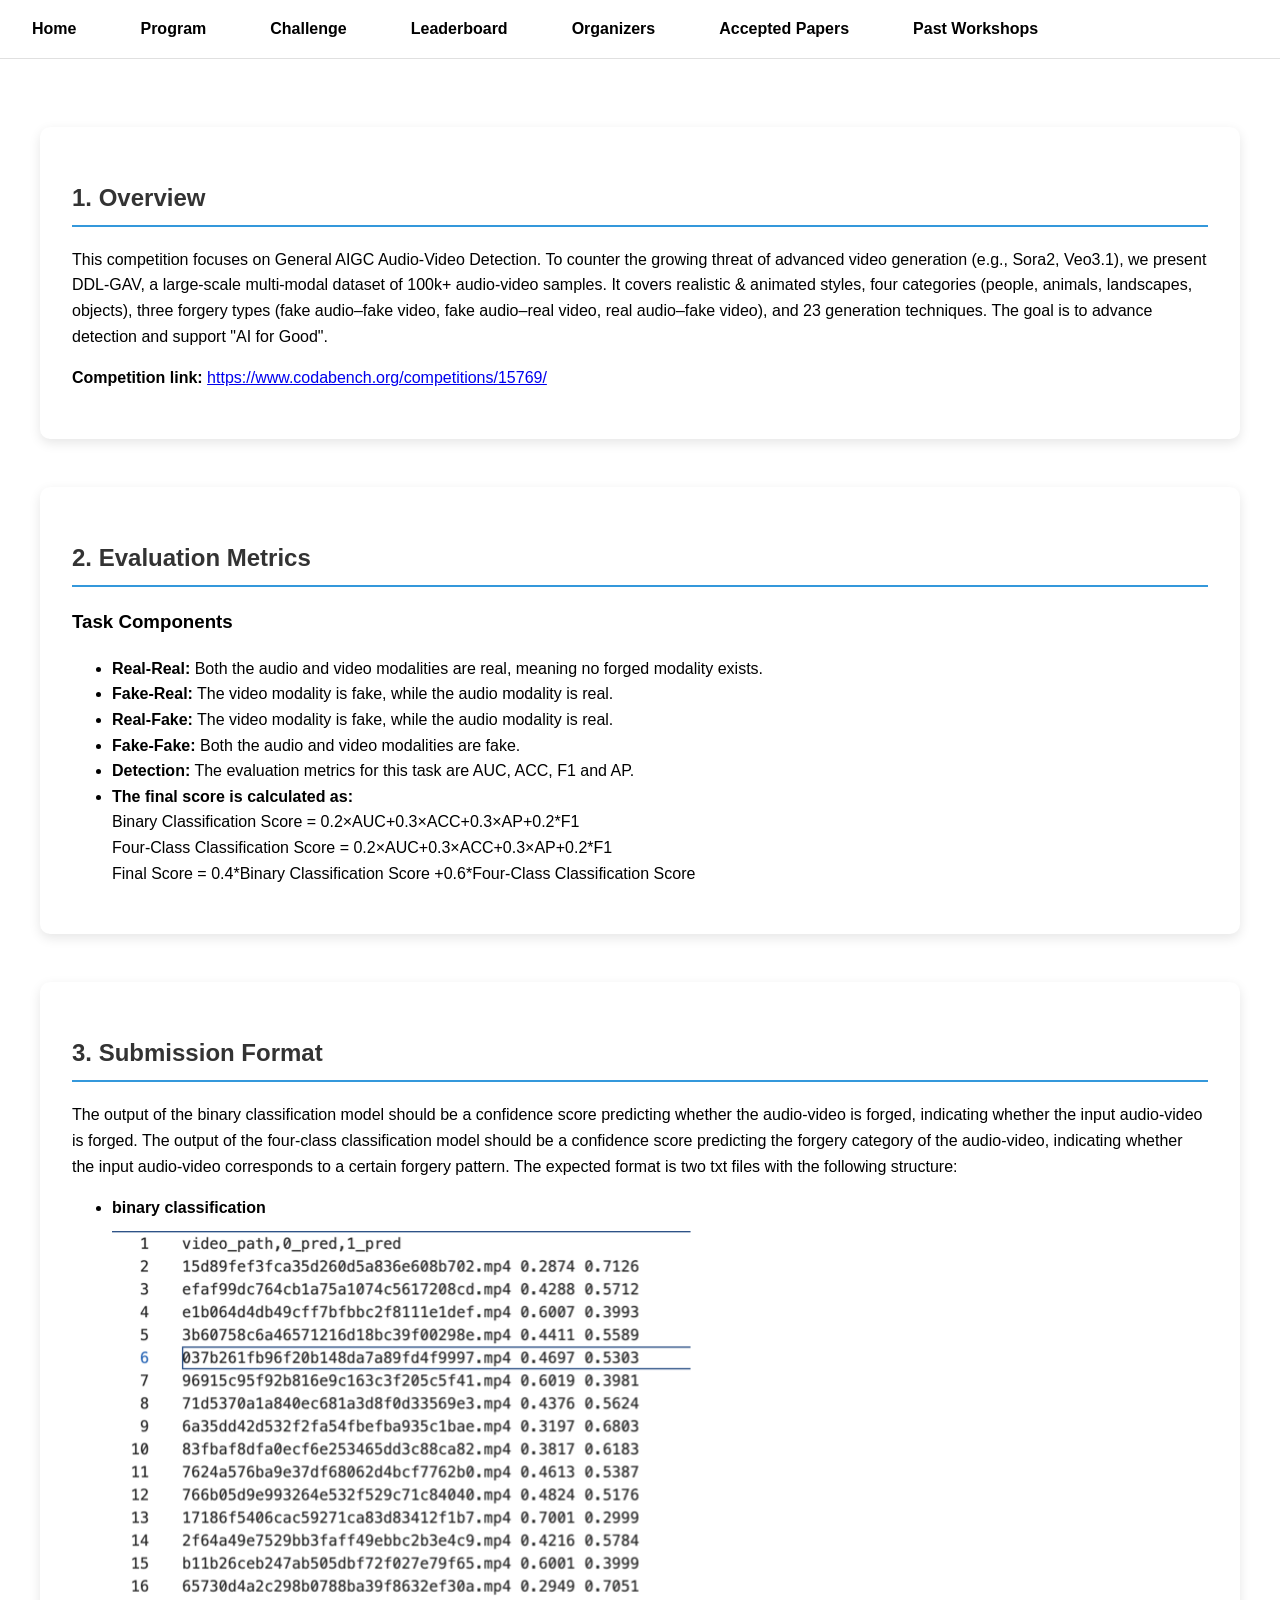
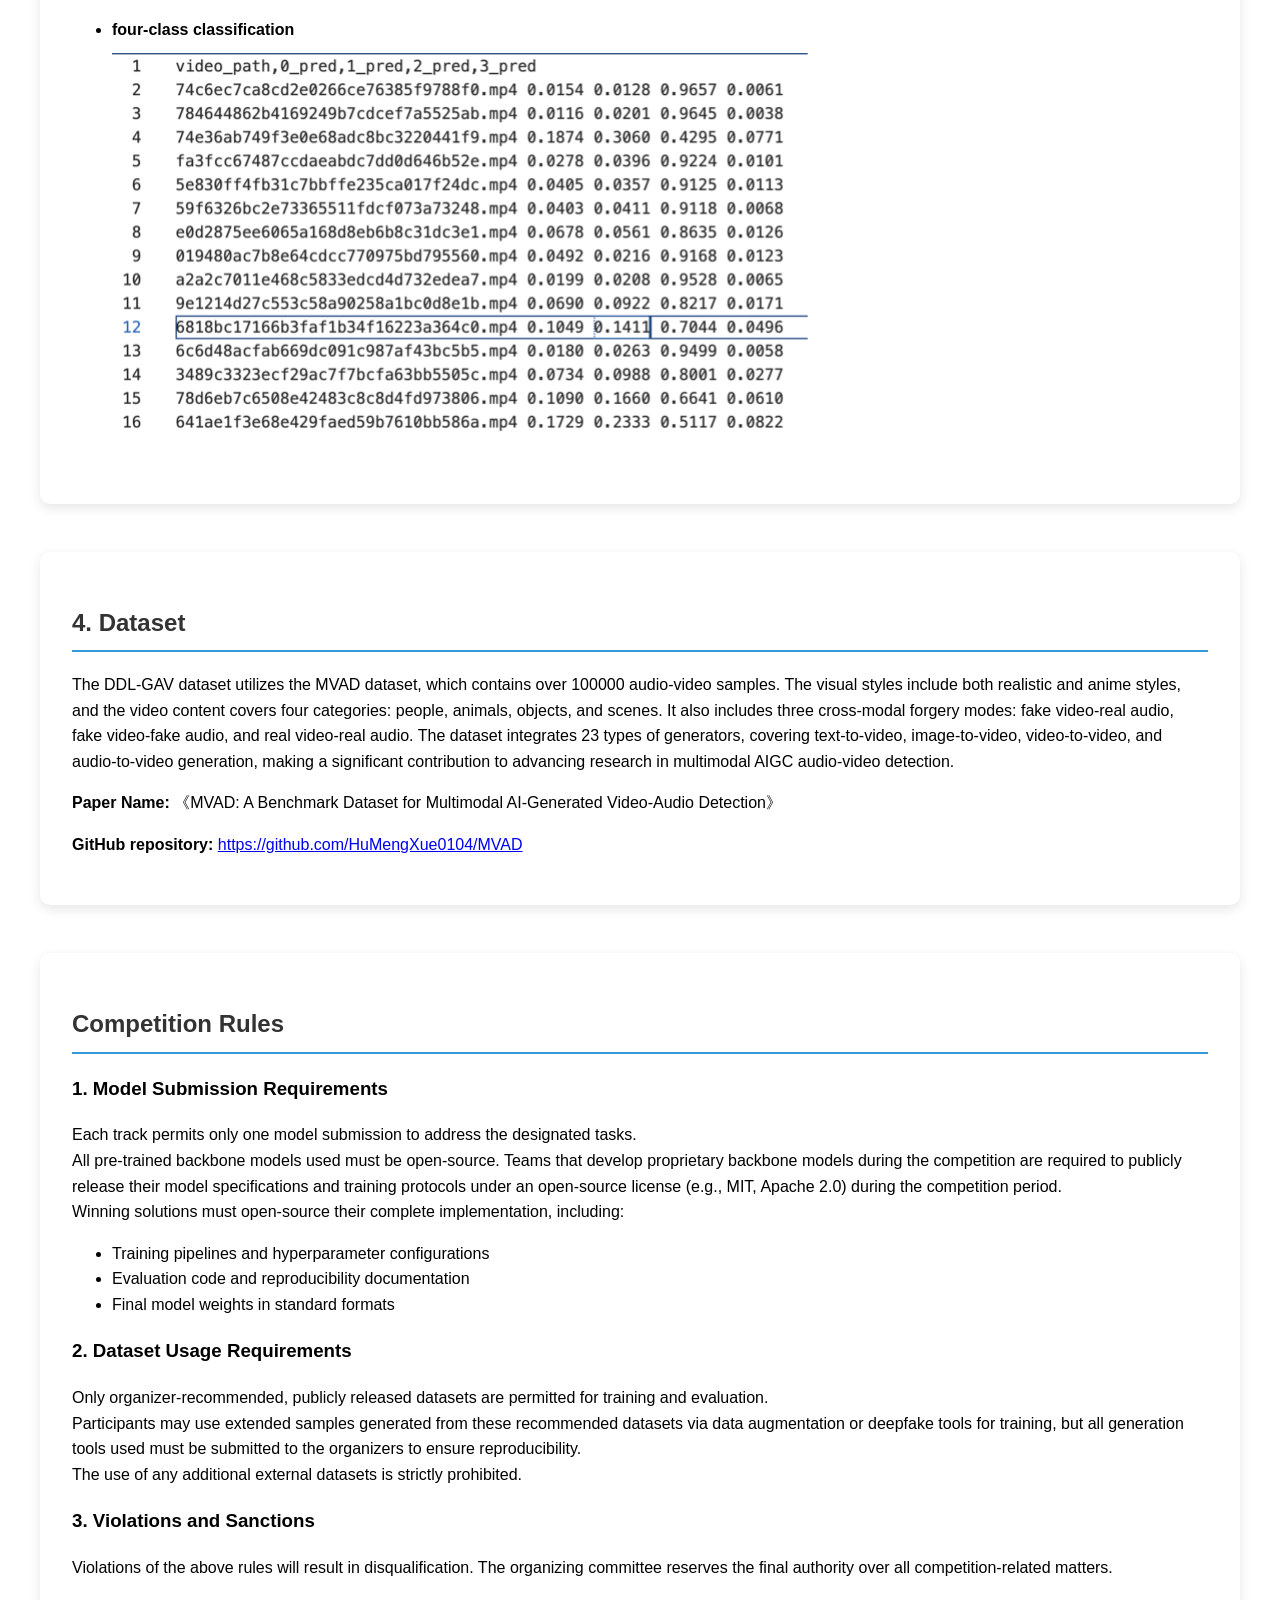
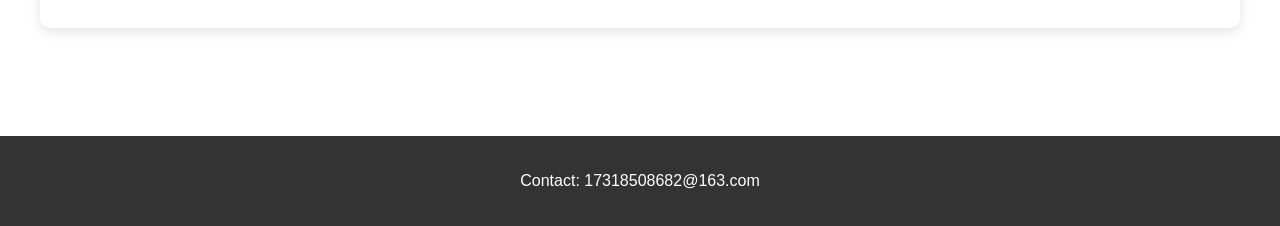
<file: Track2.html>
<!DOCTYPE html>
<html lang="en">
<head>
    <meta charset="UTF-8">
    <meta name="viewport" content="width=device-width, initial-scale=1.0">
    <title>Track 2: General AIGC Audio-Video Detection | IJCAI 2026</title>
    <link rel="stylesheet" href="styles.css">
    <link rel="stylesheet" href="https://cdnjs.cloudflare.com/ajax/libs/font-awesome/5.15.4/css/all.min.css">
</head>

<body>
<nav>
    <ul>
        <li><a href="index.html">Home</a></li>
        <li><a href="program.html">Program</a></li>
<!--        <li><a href="schedule.html">Schedule</a></li>-->
        <li class="dropdown">
            <a href="#">Challenge</a>
            <ul class="dropdown-menu">
<!--                <li><a href="challenge.html">Evaluate</a></li>-->
                <li><a href="Track1.html">Track 1</a></li>
                <li><a href="Track2.html">Track 2</a></li>
                <li><a href="Track3.html">Track 3</a></li>
<!--                <li><a href="datasets.html">Datasets</a></li>-->
            </ul>
        </li>
<!--        <li><a href="Registration.html">Registration</a></li>-->
        <li><a href="leaderboard.html">Leaderboard</a></li>
        <li><a href="organizers.html">Organizers</a></li>
        <li><a href="accepted_paper_2026.html">Accepted Papers</a></li>
        <li class="dropdown">
            <a href="#">Past Workshops</a>
            <ul class="dropdown-menu">
                <li><a href="https://deepfake-workshop-ijcai2025.github.io/main/" target="_blank">IJCAI 2025</a></li>
                <li><a href="accepted_paper.html">IJCAI 2025 Accepted Papers</a></li>
            </ul>
        </li>
    </ul>
</nav>

<div class="container">
    <div class="page-content">
        <div class="card committee-section">
            <h2 class="section-header"><b>1. Overview</b></h2>
            <p>This competition focuses on General AIGC Audio-Video Detection. To counter the growing threat of advanced video generation (e.g., Sora2, Veo3.1), we present DDL-GAV, a large-scale multi-modal dataset of 100k+ audio-video samples. It covers realistic & animated styles, four categories (people, animals, landscapes, objects), three forgery types (fake audio–fake video, fake audio–real video, real audio–fake video), and 23 generation techniques. The goal is to advance detection and support "AI for Good".</p>
            <p><b>Competition link:</b> <a href="https://www.codabench.org/competitions/15769/" target="_blank">https://www.codabench.org/competitions/15769/</a></p>
        </div>

        <div class="card committee-section">
            <h2 class="section-header"><b>2. Evaluation Metrics</b></h2>
            <h3>Task Components</h3>
            <ul>
                <li><b>Real-Real:</b> Both the audio and video modalities are real, meaning no forged modality exists.</li>
                <li><b>Fake-Real:</b> The video modality is fake, while the audio modality is real.</li>
                <li><b>Real-Fake:</b> The video modality is fake, while the audio modality is real.</li>
                <li><b>Fake-Fake:</b> Both the audio and video modalities are fake.</li>
                <li><b>Detection:</b> The evaluation metrics for this task are AUC, ACC, F1 and AP.</li>
                <li><b>The final score is calculated as:</b>
                    <br>Binary Classification Score = 0.2×AUC+0.3×ACC+0.3×AP+0.2*F1
                    <br>Four-Class Classification Score = 0.2×AUC+0.3×ACC+0.3×AP+0.2*F1
                    <br>Final Score = 0.4*Binary Classification Score +0.6*Four-Class Classification Score
                </li>
            </ul>
        </div>

        <div class="card committee-section">
            <h2 class="section-header"><b>3. Submission Format</b></h2>
            <p>The output of the binary classification model should be a confidence score predicting whether the audio-video is forged, indicating whether the input audio-video is forged. The output of the four-class classification model should be a confidence score predicting the forgery category of the audio-video, indicating whether the input audio-video corresponds to a certain forgery pattern. The expected format is two txt files with the following structure:</p>
            <ul>
                <li>
                    <b>binary classification</b>
                    <br>
                    <img src="images/binary.jpg" alt="Binary Classification Example" style="max-width: 100%; height: auto; margin: 10px 0;">
                </li>
                <li>
                    <b>four-class classification</b>
                    <br>
                    <img src="images/four-class.jpg" alt="Four-Class Classification Example" style="max-width: 100%; height: auto; margin: 10px 0;">
                </li>
            </ul>
        </div>

        <!--        <div class="card committee-section">-->
<!--            <h2 class="section-header"><b>4. Awards and Recognition</b></h2>-->
<!--            <ul>-->
<!--                <li><b>Monetary prizes:</b> Substantial monetary awards will be granted to top-performing teams.</li>-->
<!--                <li><b>Academic recognition:</b> Exceptional solutions will be invited for presentation at the IJCAI.</li>-->
<!--            </ul>-->
<!--        </div>-->

        <div class="card committee-section">
            <h2 class="section-header"><b>4. Dataset</b></h2>
            <p>The DDL-GAV dataset utilizes the MVAD dataset, which contains over 100000 audio-video samples. The visual styles include both realistic and anime styles, and the video content covers four categories: people, animals, objects, and scenes. It also includes three cross-modal forgery modes: fake video-real audio, fake video-fake audio, and real video-real audio. The dataset integrates 23 types of generators, covering text-to-video, image-to-video, video-to-video, and audio-to-video generation, making a significant contribution to advancing research in multimodal AIGC audio-video detection.</p>
            <p><b>Paper Name:</b> 《MVAD: A Benchmark Dataset for Multimodal AI-Generated Video-Audio Detection》</p>
<!--            <p><b>Paper link:</b> <a href="https://arxiv.org/abs/2512.00336" target="_blank">https://arxiv.org/abs/2512.00336</a></p>-->
            <p><b>GitHub repository:</b> <a href="https://github.com/HuMengXue0104/MVAD" target="_blank">https://github.com/HuMengXue0104/MVAD</a></p>
        </div>

        <div class="card committee-section">
            <h2 class="section-header"><b>Competition Rules</b></h2>
            
            <h3>1. Model Submission Requirements</h3>
            <p>Each track permits only one model submission to address the designated tasks.<br>
            All pre-trained backbone models used must be open-source. Teams that develop proprietary backbone models during the competition are required to publicly release their model specifications and training protocols under an open-source license (e.g., MIT, Apache 2.0) during the competition period.<br>
            Winning solutions must open-source their complete implementation, including:</p>
            <ul>
                <li>Training pipelines and hyperparameter configurations</li>
                <li>Evaluation code and reproducibility documentation</li>
                <li>Final model weights in standard formats</li>
            </ul>

            <h3>2. Dataset Usage Requirements</h3>
            <p>Only organizer-recommended, publicly released datasets are permitted for training and evaluation.<br>
            Participants may use extended samples generated from these recommended datasets via data augmentation or deepfake tools for training, but all generation tools used must be submitted to the organizers to ensure reproducibility.<br>
            The use of any additional external datasets is strictly prohibited.</p>

            <h3>3. Violations and Sanctions</h3>
            <p>Violations of the above rules will result in disqualification. The organizing committee reserves the final authority over all competition-related matters.</p>
        </div>
    </div>
</div>

<footer>
    <p>Contact: 17318508682@163.com</p>
</footer>
</body>
</html>
</file>
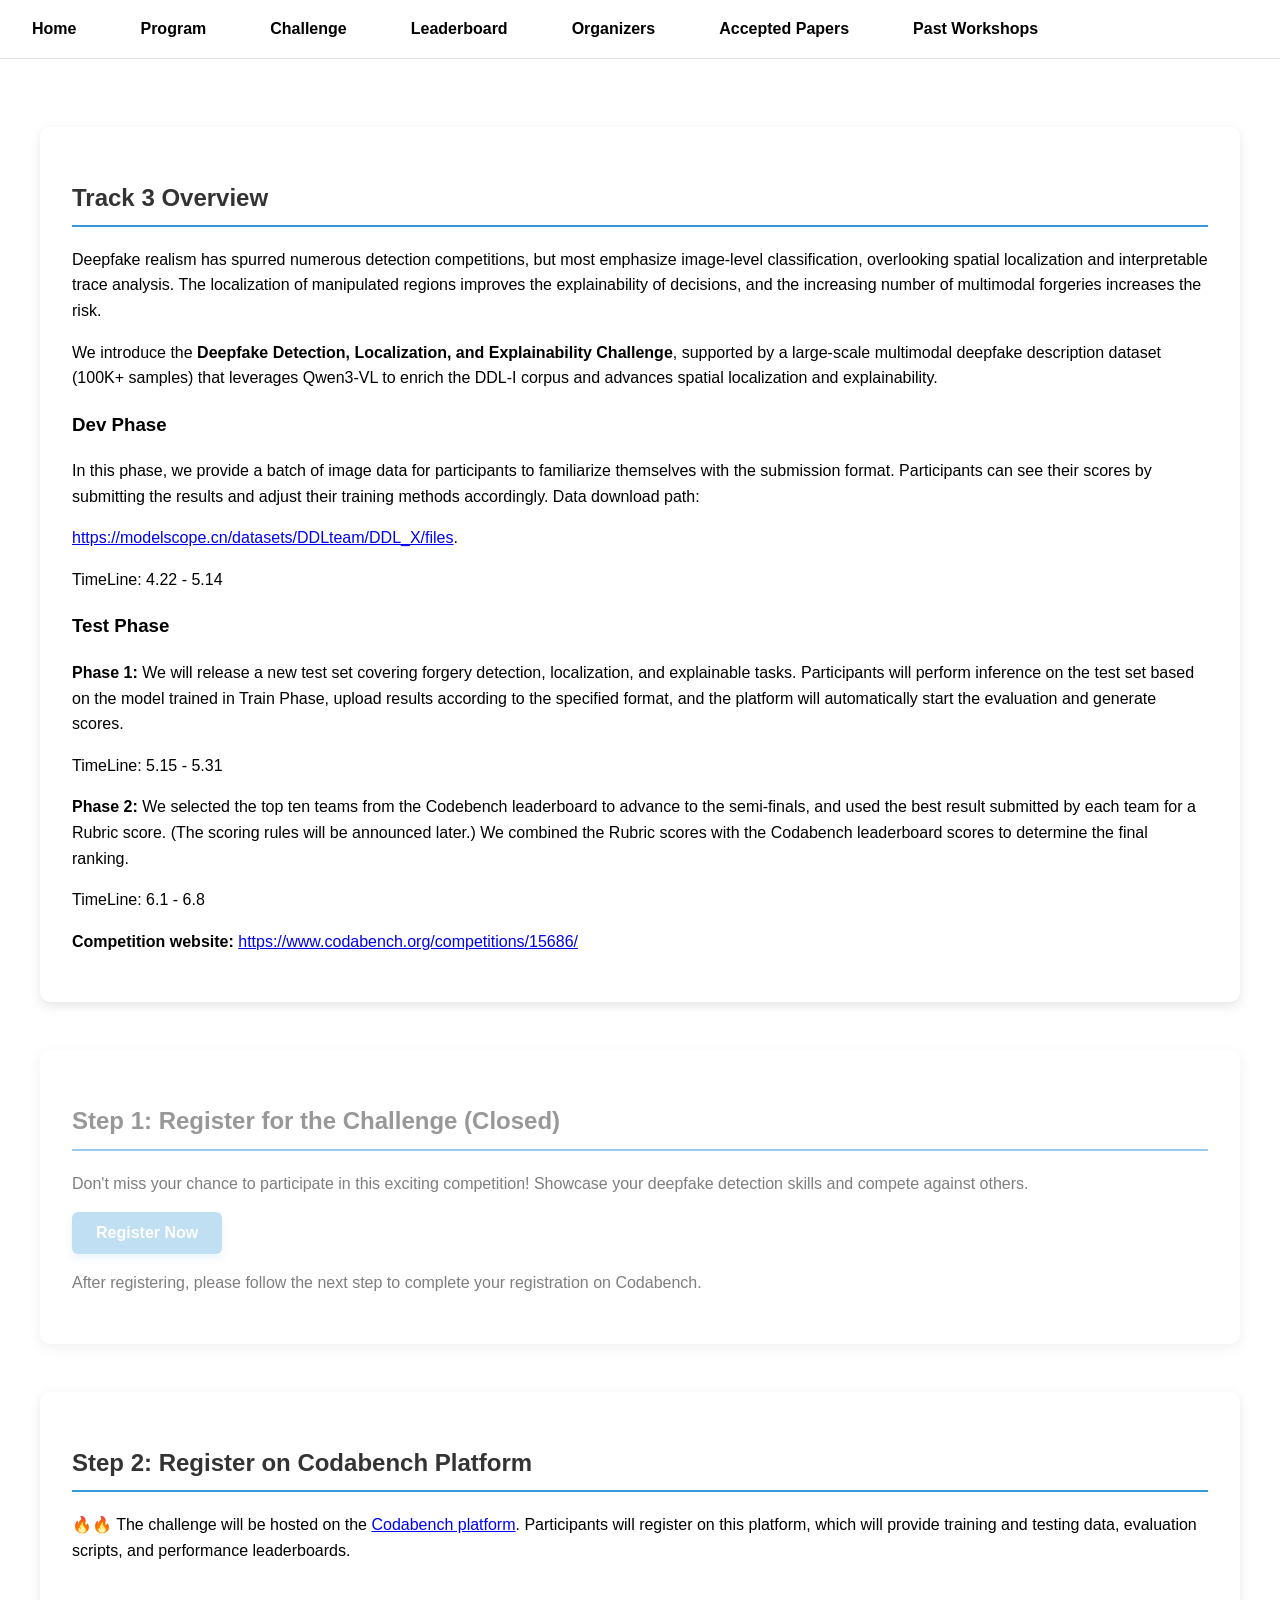
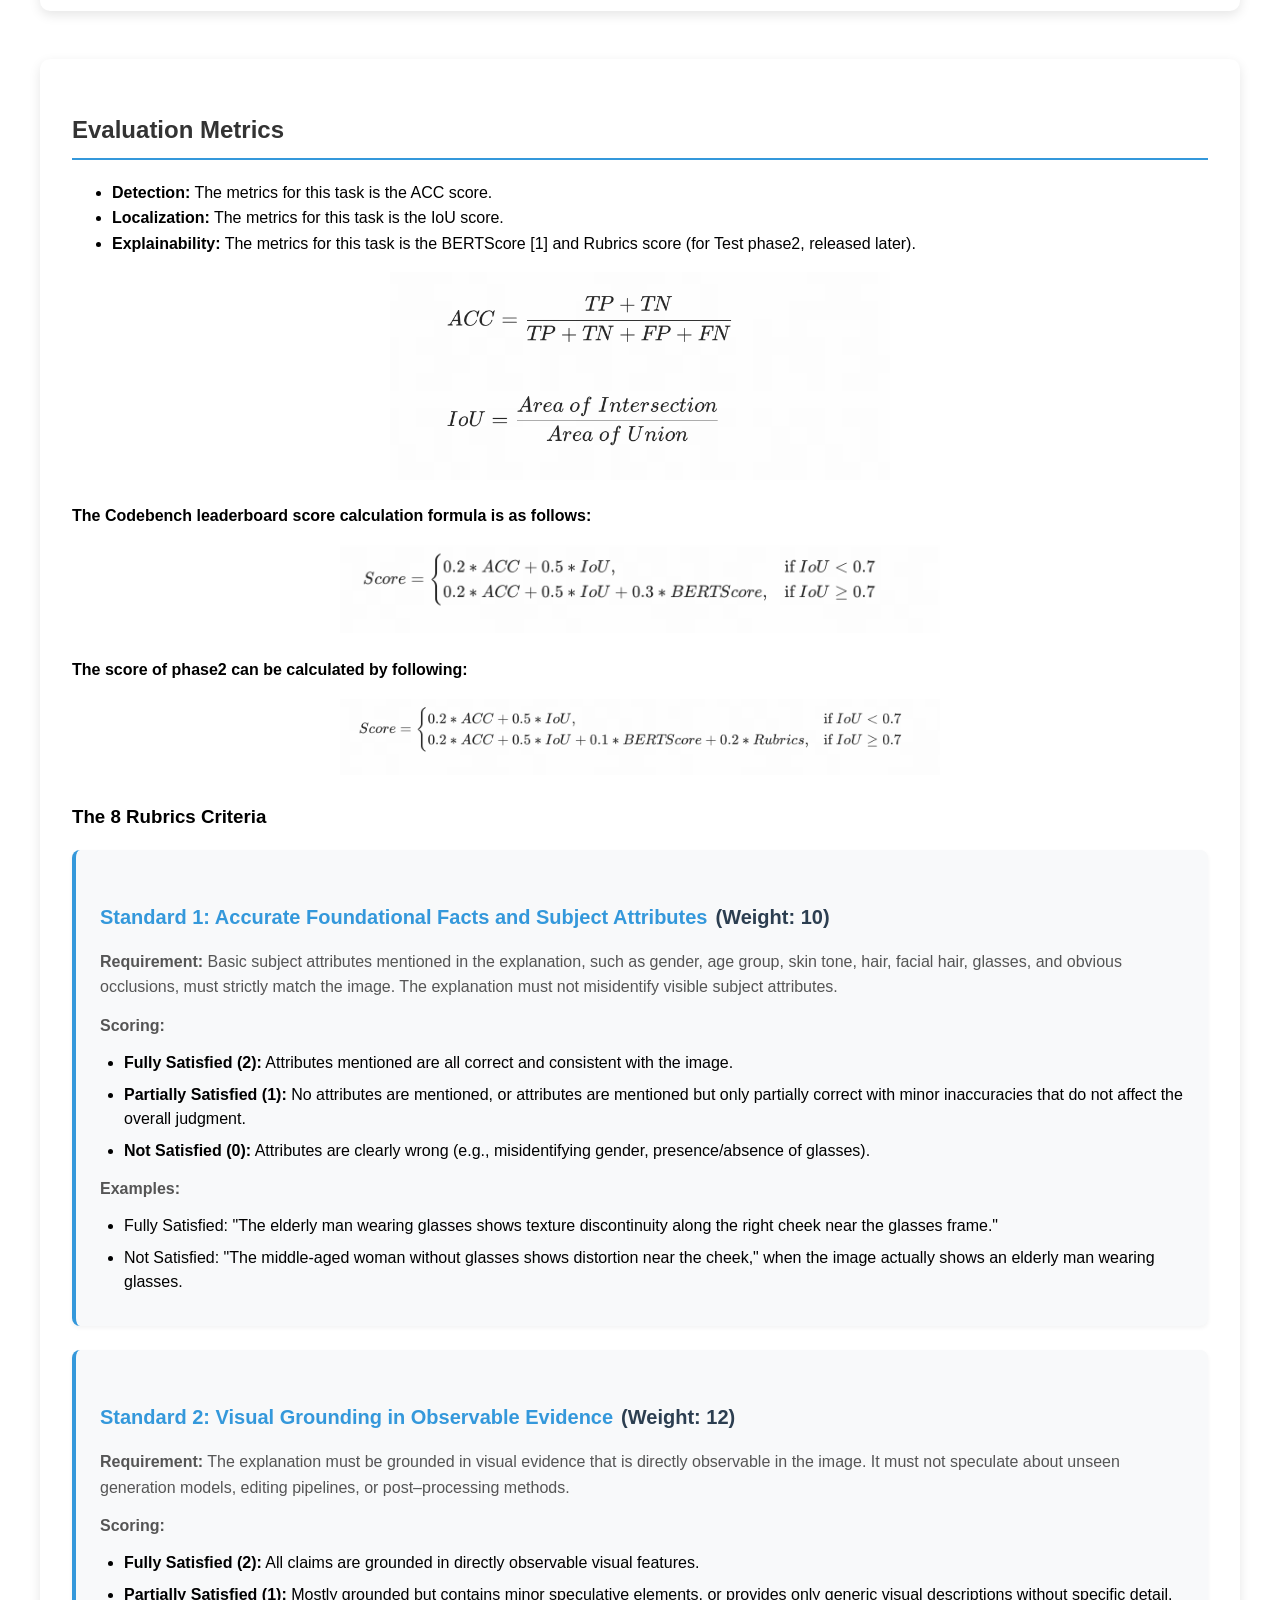
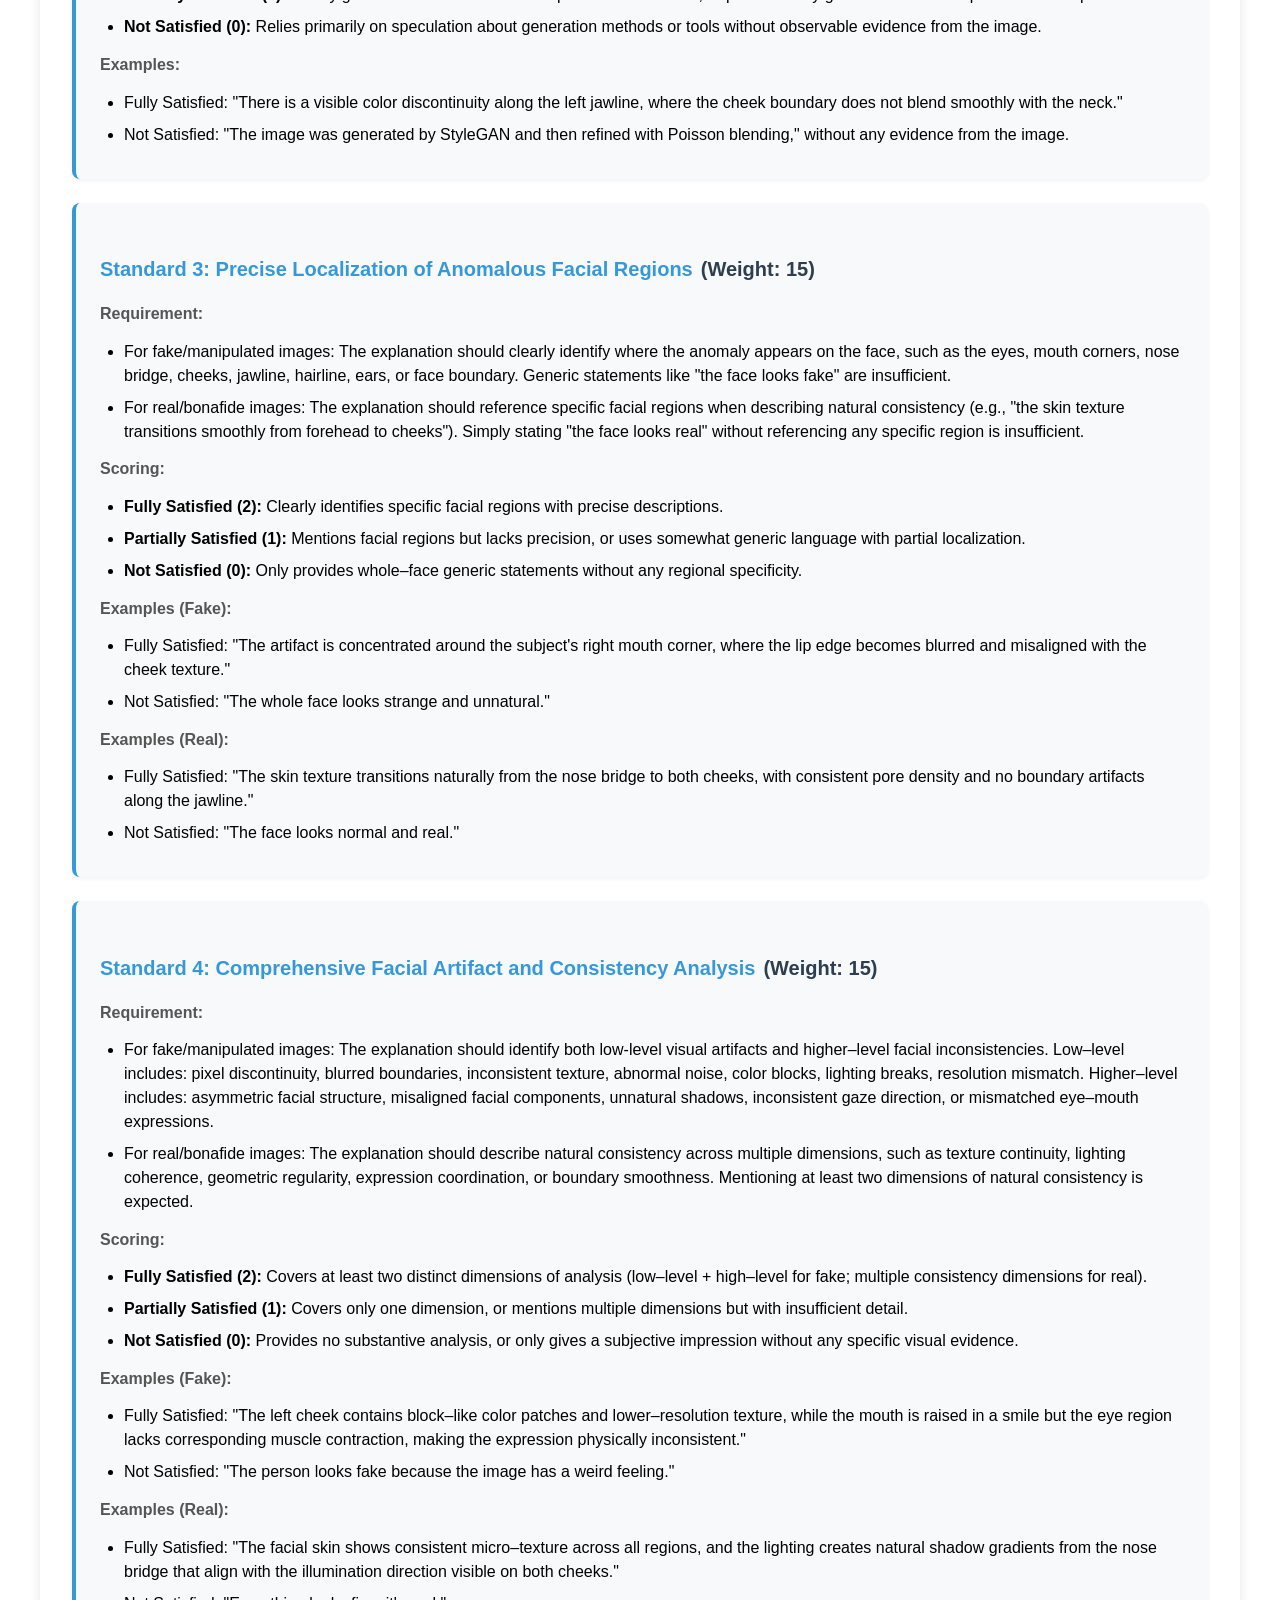
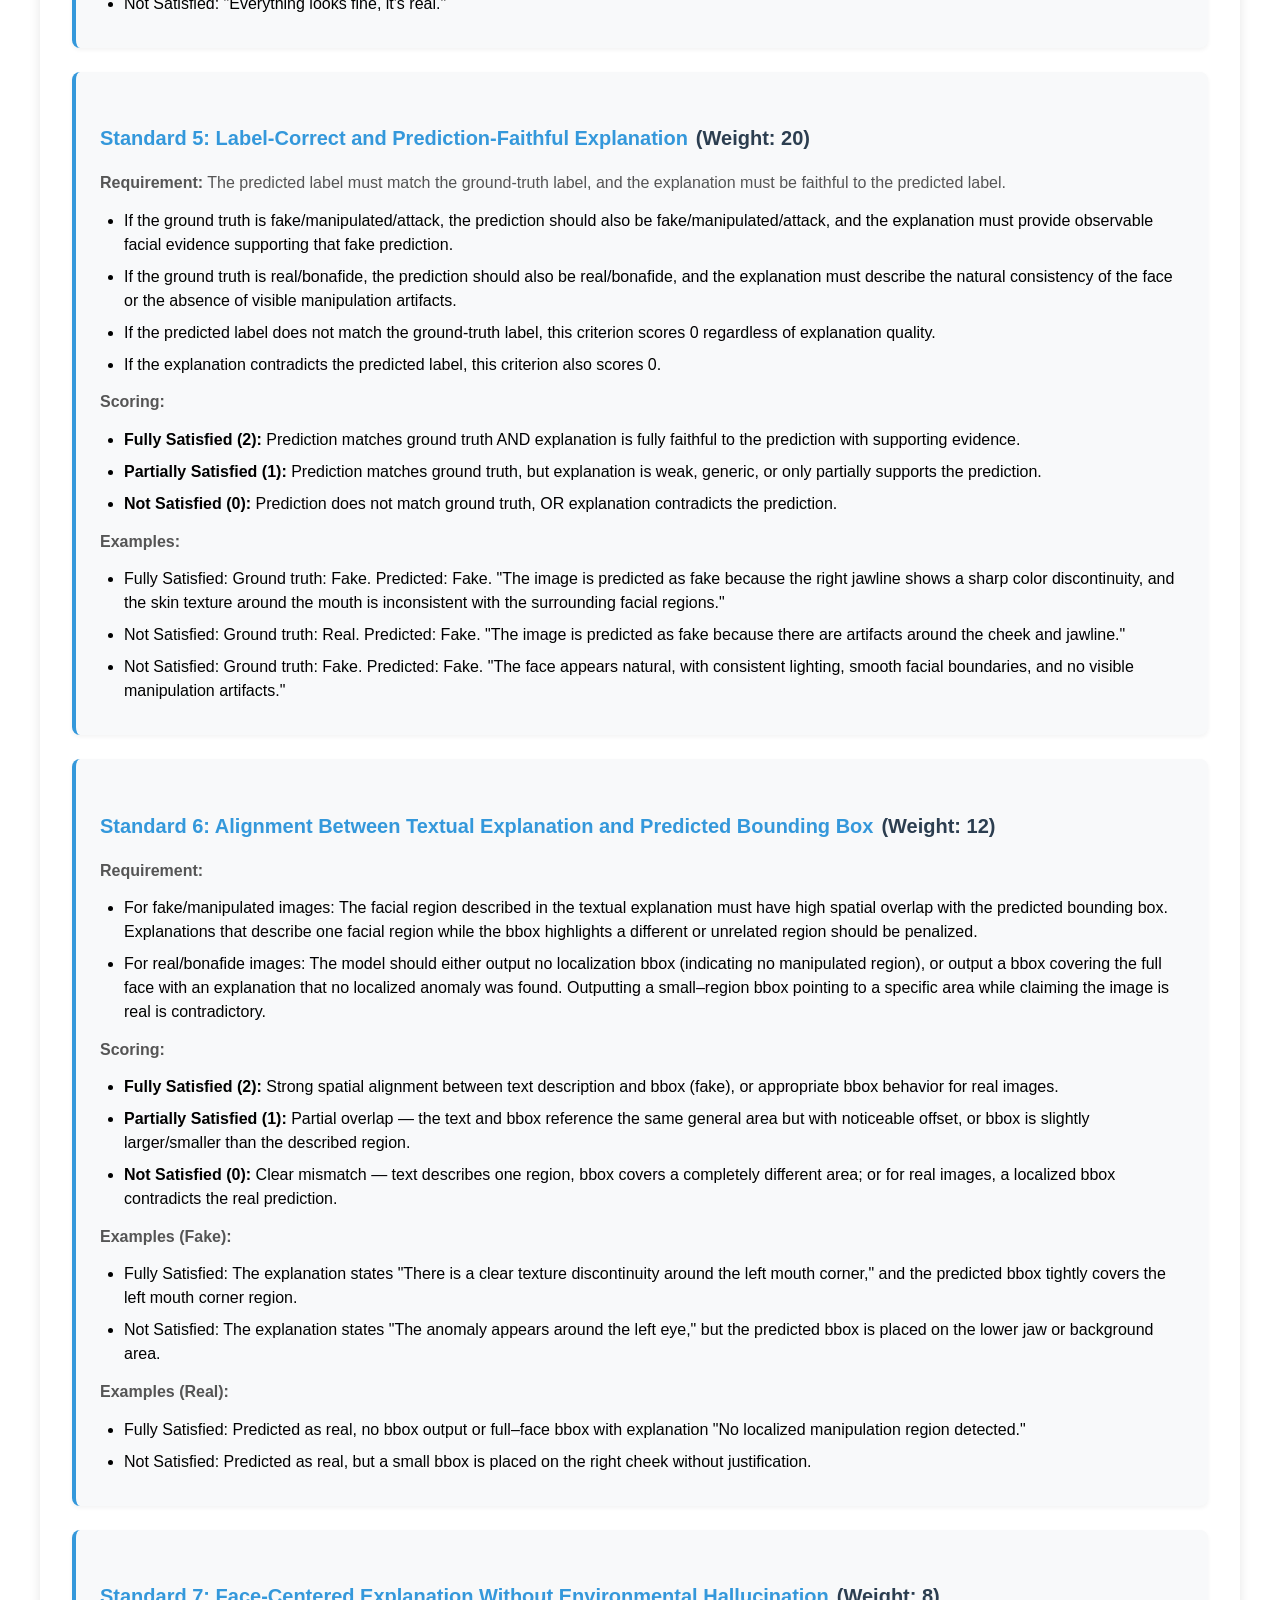
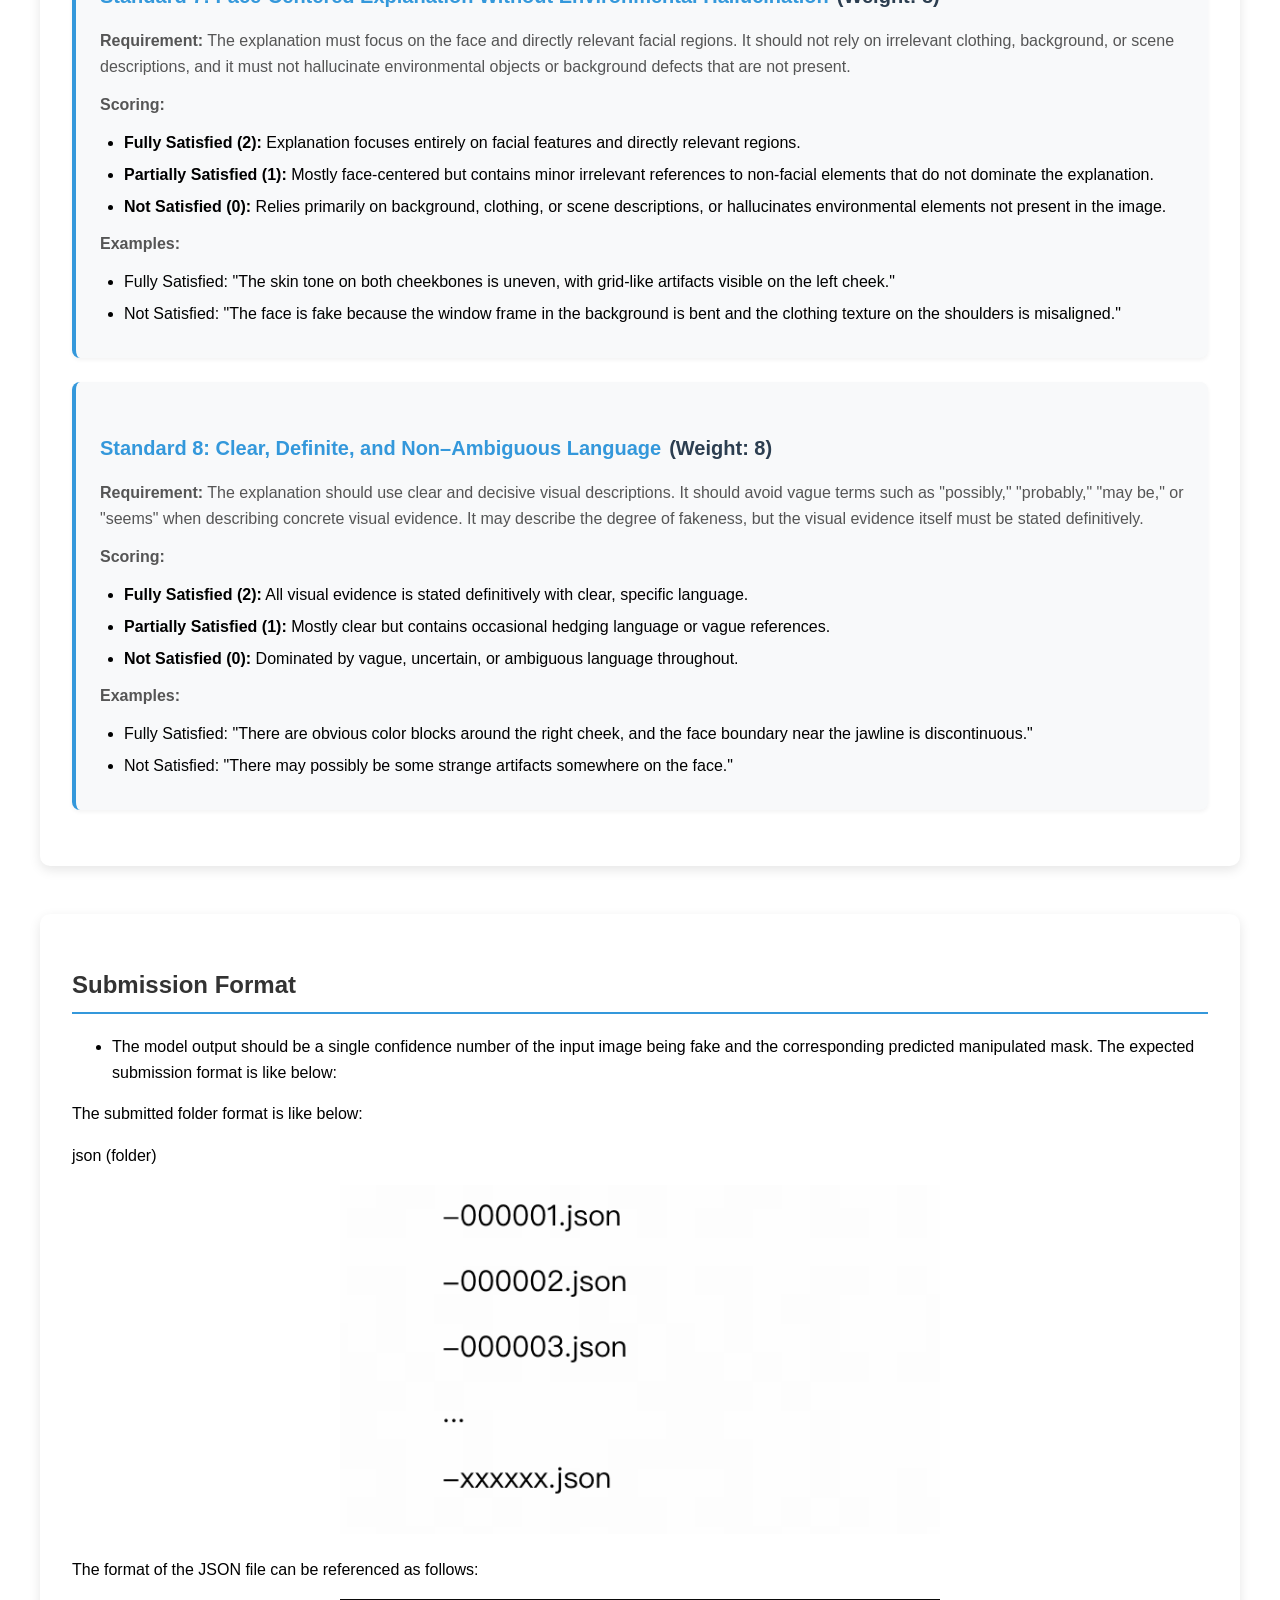
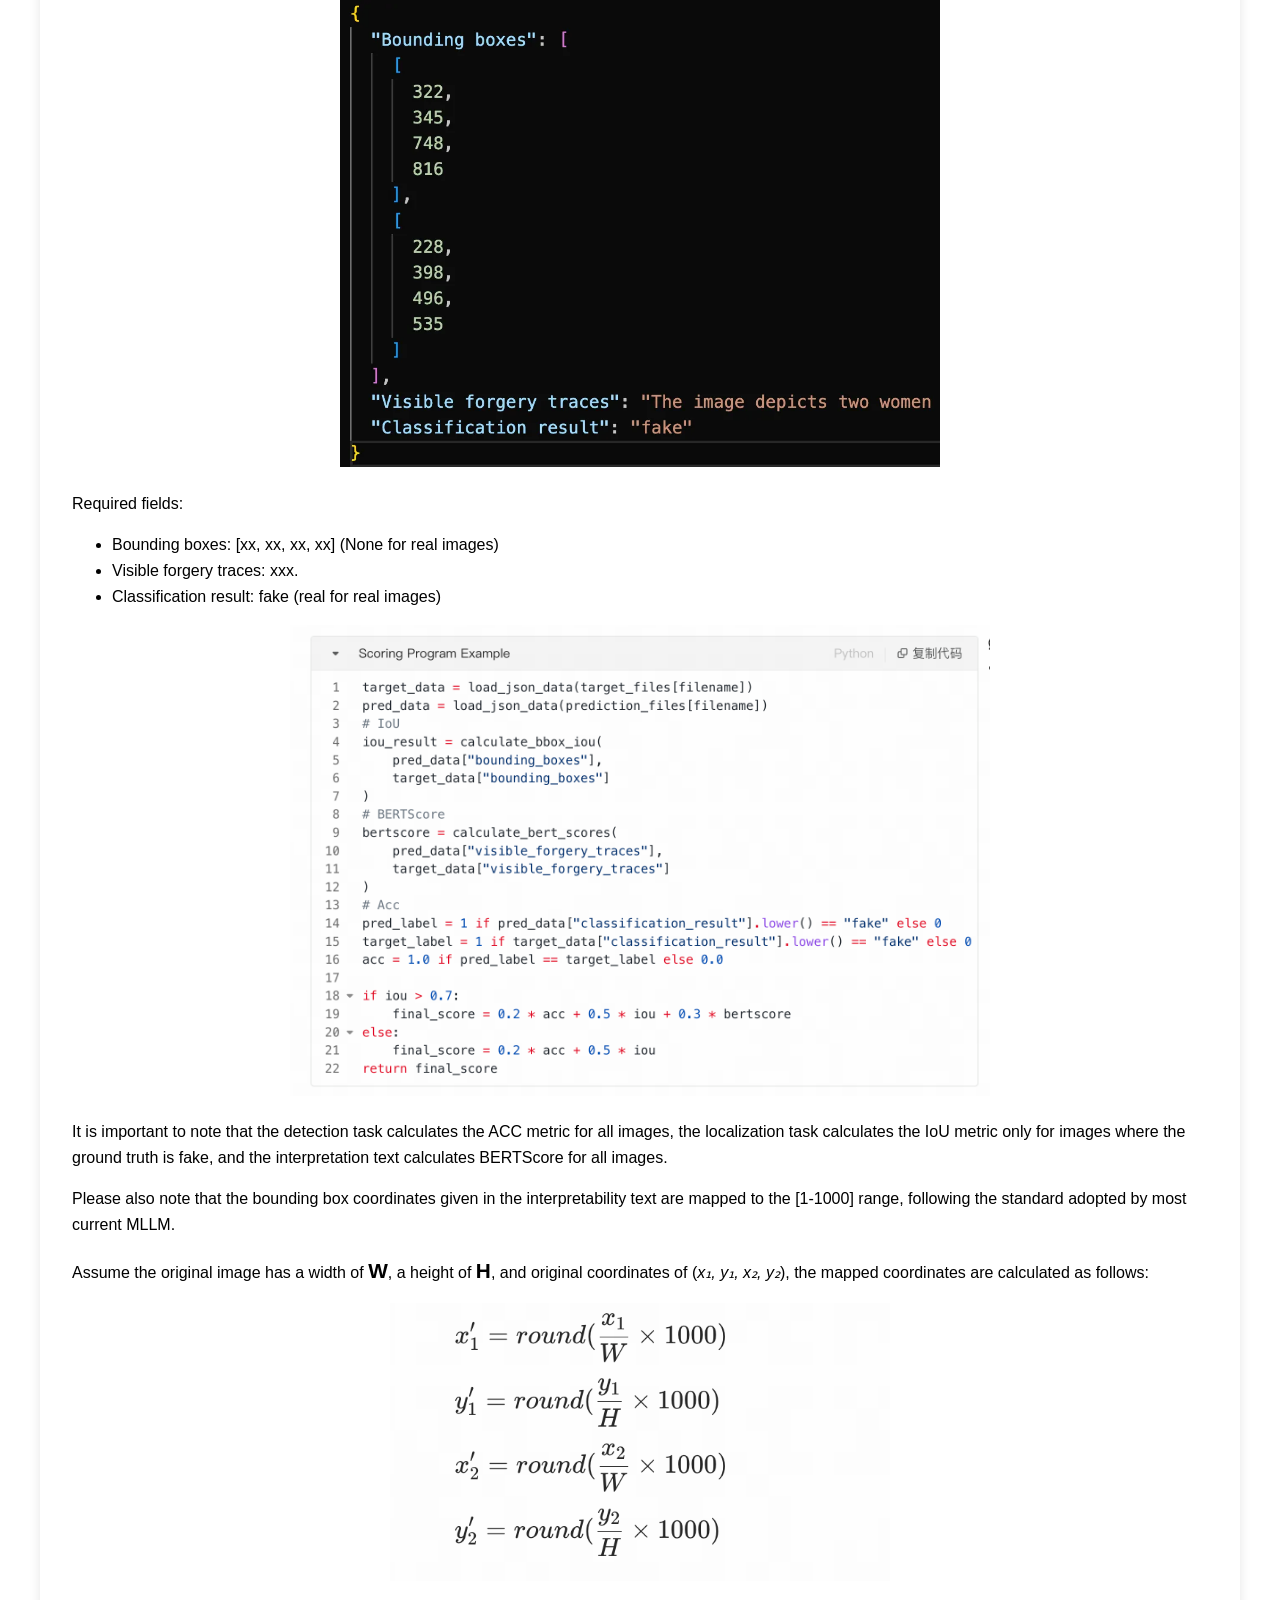
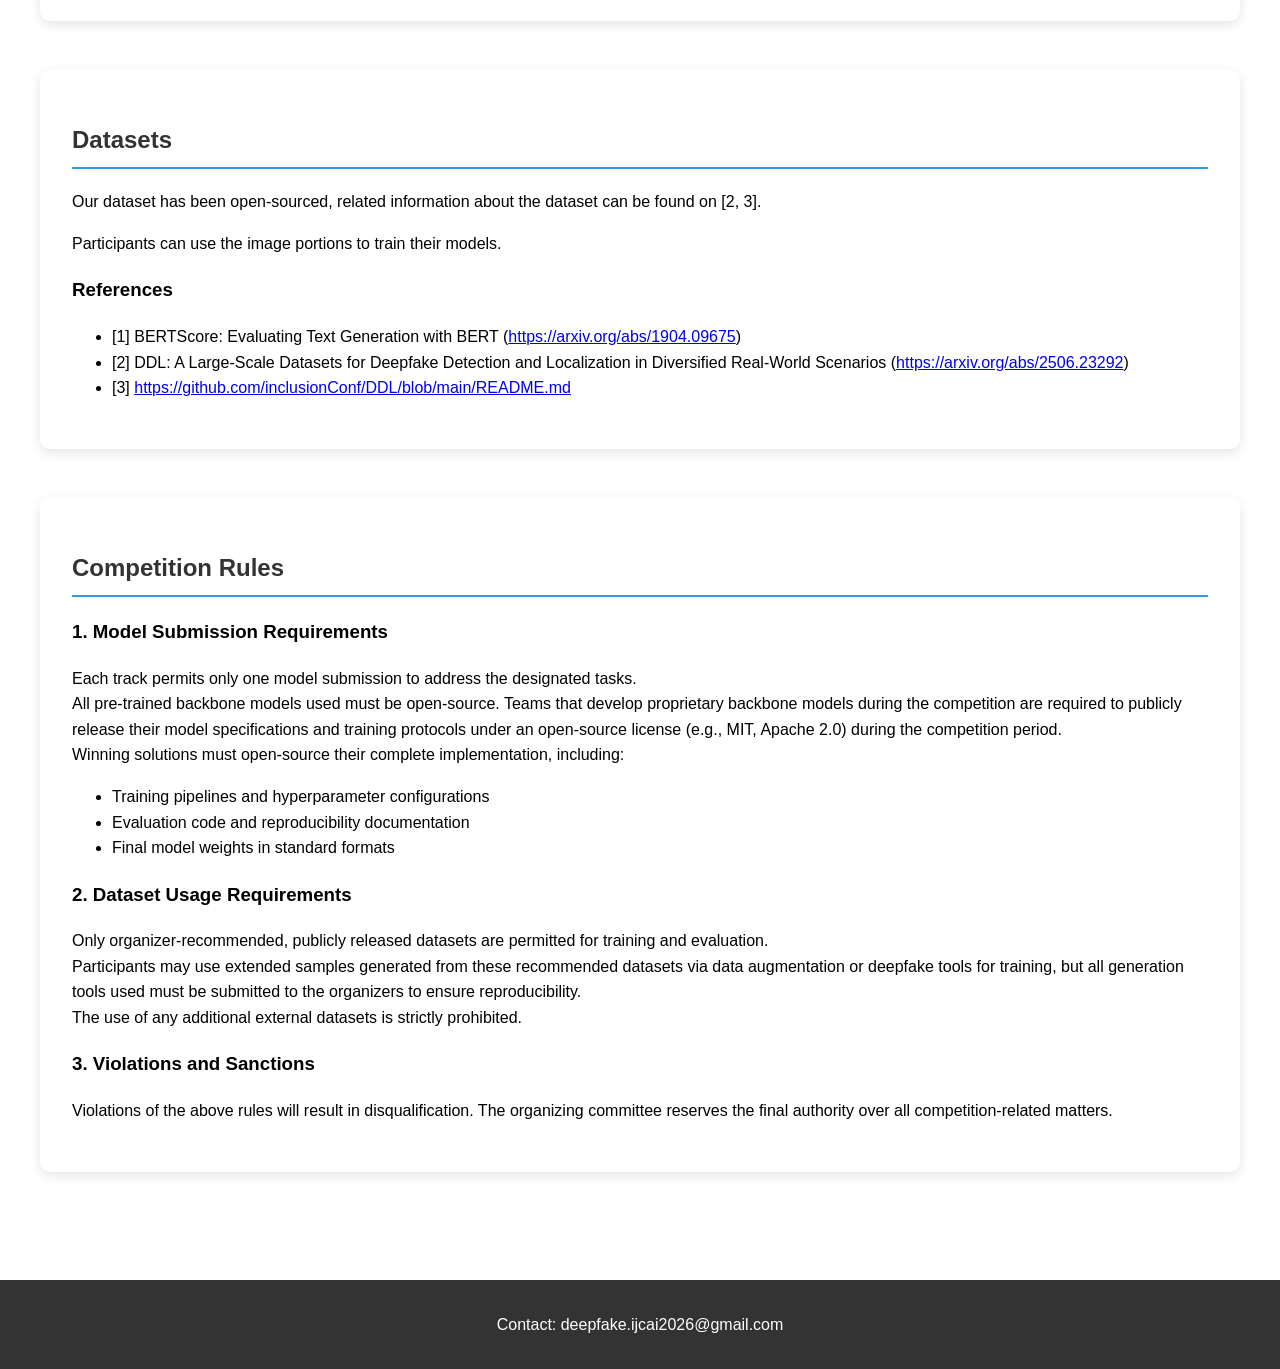
<file: Track3.html>
<!DOCTYPE html>
<html lang="en">
<head>
    <meta charset="UTF-8">
    <meta name="viewport" content="width=device-width, initial-scale=1.0">
    <title>Track 3: Deepfake Detection, Localization, and Explainability | IJCAI 2026</title>
    <link rel="stylesheet" href="styles.css">
    <link rel="stylesheet" href="https://cdnjs.cloudflare.com/ajax/libs/font-awesome/5.15.4/css/all.min.css">

</head>

<body>
<nav>
    <ul>
        <li><a href="index.html">Home</a></li>
        <li><a href="program.html">Program</a></li>
<!--        <li><a href="schedule.html">Schedule</a></li>-->
        <li class="dropdown">
            <a href="#">Challenge</a>
            <ul class="dropdown-menu">
<!--                <li><a href="challenge.html">Evaluate</a></li>-->
                <li><a href="Track1.html">Track 1</a></li>
                <li><a href="Track2.html">Track 2</a></li>
                <li><a href="Track3.html">Track 3</a></li>
<!--                <li><a href="datasets.html">Datasets</a></li>-->
            </ul>
        </li>
<!--        <li><a href="Registration.html">Registration</a></li>-->
        <li><a href="leaderboard.html">Leaderboard</a></li>
        <li><a href="organizers.html">Organizers</a></li>
        <li><a href="accepted_paper_2026.html">Accepted Papers</a></li>
        <li class="dropdown">
            <a href="#">Past Workshops</a>
            <ul class="dropdown-menu">
                <li><a href="https://deepfake-workshop-ijcai2025.github.io/main/" target="_blank">IJCAI 2025</a></li>
                <li><a href="accepted_paper.html">IJCAI 2025 Accepted Papers</a></li>
            </ul>
        </li>
    </ul>
</nav>

<div class="container">
    <div class="page-content">
        <div class="card committee-section">
            <h2 class="section-header"><b>Track 3 Overview</b></h2>
            <p>Deepfake realism has spurred numerous detection competitions, but most emphasize image-level classification, overlooking spatial localization and interpretable trace analysis. The localization of manipulated regions improves the explainability of decisions, and the increasing number of multimodal forgeries increases the risk.</p>
            <p>We introduce the <b>Deepfake Detection, Localization, and Explainability Challenge</b>, supported by a large-scale multimodal deepfake description dataset (100K+ samples) that leverages Qwen3-VL to enrich the DDL-I corpus and advances spatial localization and explainability.</p>

            <h3>Dev Phase</h3>
            <p>In this phase, we provide a batch of image data for participants to familiarize themselves with the submission format. Participants can see their scores by submitting the results and adjust their training methods accordingly. Data download path:</p>
            <p><a href="https://modelscope.cn/datasets/DDLteam/DDL_X/files" target="_blank">https://modelscope.cn/datasets/DDLteam/DDL_X/files</a>.</p>
            <p>TimeLine: 4.22 - 5.14</p>

            <h3>Test Phase</h3>
            <p><b>Phase 1:</b> We will release a new test set covering forgery detection, localization, and explainable tasks. Participants will perform inference on the test set based on the model trained in Train Phase, upload results according to the specified format, and the platform will automatically start the evaluation and generate scores.</p>
            <p>TimeLine: 5.15 - 5.31</p>

            <p><b>Phase 2:</b> We selected the top ten teams from the Codebench leaderboard to advance to the semi-finals, and used the best result submitted by each team for a Rubric score. (The scoring rules will be announced later.) We combined the Rubric scores with the Codabench leaderboard scores to determine the final ranking.</p>
            <p>TimeLine: 6.1 - 6.8</p>

            <p><b>Competition website:</b> <a href="https://www.codabench.org/competitions/15686/" target="_blank">https://www.codabench.org/competitions/15686/</a></p>
        </div>

        <!-- 修改开始：Step 1 -->
        <div class="card committee-section" style="opacity: 0.5; pointer-events: none;">
            <h2 class="section-header"><b>Step 1: Register for the Challenge (Closed)</b></h2>
            <p style="margin-bottom: 1rem;">
                Don't miss your chance to participate in this exciting competition! Showcase your deepfake detection skills and compete against others.
            </p>
            <!-- 链接已更新为你的 Google Form -->
            <a href="https://docs.google.com/forms/d/1Bz9F9OSfZpAsBs4iiMmBix_2AGT7k_SLE8kkUn16wew/edit" target="_blank">
                <button disabled style="cursor: not-allowed; opacity: 0.6;">Register Now</button>
            </a>
            <p style="margin-top: 1rem;">After registering, please follow the next step to complete your registration on Codabench.</p>
        </div>

        <!-- 修改开始：Step 2 -->
        <div class="card committee-section">
            <h2 class="section-header"><b>Step 2: Register on Codabench Platform</b></h2>
            <p>
                &#128293;&#128293; The challenge will be hosted on the <a style="color: blue;" href="https://www.codabench.org/competitions/15686/" target="_blank">Codabench platform</a>. Participants will register on this platform, which will provide training and testing data, evaluation scripts, and performance leaderboards.
            </p>
        </div>
        <!-- 修改结束 -->

        <div class="card committee-section">
            <h2 class="section-header"><b>Evaluation Metrics</b></h2>
            <ul>
                <li><b>Detection:</b> The metrics for this task is the ACC score.</li>
                <li><b>Localization:</b> The metrics for this task is the IoU score.</li>
                <li><b>Explainability:</b> The metrics for this task is the BERTScore [1] and Rubrics score (for Test phase2, released later).</li>
            </ul>

            <center>
                <img src="images/acc.jpg" style="width: 500px; height: auto;">
            </center>


            <p><b>The Codebench leaderboard score calculation formula is as follows:</b></p>
            <center>
                <img src="images/codebench_score.jpg" style="width: 600px; height: auto;">
            </center>

            <p><b>The score of phase2 can be calculated by following:</b></p>
            <center>
                <img src="images/score2.jpg" style="width: 600px; height: auto;">
            </center>

            <h3>The 8 Rubrics Criteria</h3>
            
            <div class="rubric-item">
                <h4><b>Standard 1: Accurate Foundational Facts and Subject Attributes</b> (Weight: 10)</h4>
                <p><b>Requirement:</b> Basic subject attributes mentioned in the explanation, such as gender, age group, skin tone, hair, facial hair, glasses, and obvious occlusions, must strictly match the image. The explanation must not misidentify visible subject attributes.</p>
                <p><b>Scoring:</b></p>
                <ul>
                    <li><b>Fully Satisfied (2):</b> Attributes mentioned are all correct and consistent with the image.</li>
                    <li><b>Partially Satisfied (1):</b> No attributes are mentioned, or attributes are mentioned but only partially correct with minor inaccuracies that do not affect the overall judgment.</li>
                    <li><b>Not Satisfied (0):</b> Attributes are clearly wrong (e.g., misidentifying gender, presence/absence of glasses).</li>
                </ul>
                <p><b>Examples:</b></p>
                <ul>
                    <li>Fully Satisfied: "The elderly man wearing glasses shows texture discontinuity along the right cheek near the glasses frame."</li>
                    <li>Not Satisfied: "The middle-aged woman without glasses shows distortion near the cheek," when the image actually shows an elderly man wearing glasses.</li>
                </ul>
            </div>

            <div class="rubric-item">
                <h4><b>Standard 2: Visual Grounding in Observable Evidence</b> (Weight: 12)</h4>
                <p><b>Requirement:</b> The explanation must be grounded in visual evidence that is directly observable in the image. It must not speculate about unseen generation models, editing pipelines, or post–processing methods.</p>
                <p><b>Scoring:</b></p>
                <ul>
                    <li><b>Fully Satisfied (2):</b> All claims are grounded in directly observable visual features.</li>
                    <li><b>Partially Satisfied (1):</b> Mostly grounded but contains minor speculative elements, or provides only generic visual descriptions without specific detail.</li>
                    <li><b>Not Satisfied (0):</b> Relies primarily on speculation about generation methods or tools without observable evidence from the image.</li>
                </ul>
                <p><b>Examples:</b></p>
                <ul>
                    <li>Fully Satisfied: "There is a visible color discontinuity along the left jawline, where the cheek boundary does not blend smoothly with the neck."</li>
                    <li>Not Satisfied: "The image was generated by StyleGAN and then refined with Poisson blending," without any evidence from the image.</li>
                </ul>
            </div>

            <div class="rubric-item">
                <h4><b>Standard 3: Precise Localization of Anomalous Facial Regions</b> (Weight: 15)</h4>
                <p><b>Requirement:</b></p>
                <ul>
                    <li>For fake/manipulated images: The explanation should clearly identify where the anomaly appears on the face, such as the eyes, mouth corners, nose bridge, cheeks, jawline, hairline, ears, or face boundary. Generic statements like "the face looks fake" are insufficient.</li>
                    <li>For real/bonafide images: The explanation should reference specific facial regions when describing natural consistency (e.g., "the skin texture transitions smoothly from forehead to cheeks"). Simply stating "the face looks real" without referencing any specific region is insufficient.</li>
                </ul>
                <p><b>Scoring:</b></p>
                <ul>
                    <li><b>Fully Satisfied (2):</b> Clearly identifies specific facial regions with precise descriptions.</li>
                    <li><b>Partially Satisfied (1):</b> Mentions facial regions but lacks precision, or uses somewhat generic language with partial localization.</li>
                    <li><b>Not Satisfied (0):</b> Only provides whole–face generic statements without any regional specificity.</li>
                </ul>
                <p><b>Examples (Fake):</b></p>
                <ul>
                    <li>Fully Satisfied: "The artifact is concentrated around the subject's right mouth corner, where the lip edge becomes blurred and misaligned with the cheek texture."</li>
                    <li>Not Satisfied: "The whole face looks strange and unnatural."</li>
                </ul>
                <p><b>Examples (Real):</b></p>
                <ul>
                    <li>Fully Satisfied: "The skin texture transitions naturally from the nose bridge to both cheeks, with consistent pore density and no boundary artifacts along the jawline."</li>
                    <li>Not Satisfied: "The face looks normal and real."</li>
                </ul>
            </div>

            <div class="rubric-item">
                <h4><b>Standard 4: Comprehensive Facial Artifact and Consistency Analysis</b> (Weight: 15)</h4>
                <p><b>Requirement:</b></p>
                <ul>
                    <li>For fake/manipulated images: The explanation should identify both low-level visual artifacts and higher–level facial inconsistencies. Low–level includes: pixel discontinuity, blurred boundaries, inconsistent texture, abnormal noise, color blocks, lighting breaks, resolution mismatch. Higher–level includes: asymmetric facial structure, misaligned facial components, unnatural shadows, inconsistent gaze direction, or mismatched eye–mouth expressions.</li>
                    <li>For real/bonafide images: The explanation should describe natural consistency across multiple dimensions, such as texture continuity, lighting coherence, geometric regularity, expression coordination, or boundary smoothness. Mentioning at least two dimensions of natural consistency is expected.</li>
                </ul>
                <p><b>Scoring:</b></p>
                <ul>
                    <li><b>Fully Satisfied (2):</b> Covers at least two distinct dimensions of analysis (low–level + high–level for fake; multiple consistency dimensions for real).</li>
                    <li><b>Partially Satisfied (1):</b> Covers only one dimension, or mentions multiple dimensions but with insufficient detail.</li>
                    <li><b>Not Satisfied (0):</b> Provides no substantive analysis, or only gives a subjective impression without any specific visual evidence.</li>
                </ul>
                <p><b>Examples (Fake):</b></p>
                <ul>
                    <li>Fully Satisfied: "The left cheek contains block–like color patches and lower–resolution texture, while the mouth is raised in a smile but the eye region lacks corresponding muscle contraction, making the expression physically inconsistent."</li>
                    <li>Not Satisfied: "The person looks fake because the image has a weird feeling."</li>
                </ul>
                <p><b>Examples (Real):</b></p>
                <ul>
                    <li>Fully Satisfied: "The facial skin shows consistent micro–texture across all regions, and the lighting creates natural shadow gradients from the nose bridge that align with the illumination direction visible on both cheeks."</li>
                    <li>Not Satisfied: "Everything looks fine, it's real."</li>
                </ul>
            </div>

            <div class="rubric-item">
                <h4><b>Standard 5: Label-Correct and Prediction-Faithful Explanation</b> (Weight: 20)</h4>
                <p><b>Requirement:</b> The predicted label must match the ground-truth label, and the explanation must be faithful to the predicted label.</p>
                <ul>
                    <li>If the ground truth is fake/manipulated/attack, the prediction should also be fake/manipulated/attack, and the explanation must provide observable facial evidence supporting that fake prediction.</li>
                    <li>If the ground truth is real/bonafide, the prediction should also be real/bonafide, and the explanation must describe the natural consistency of the face or the absence of visible manipulation artifacts.</li>
                    <li>If the predicted label does not match the ground-truth label, this criterion scores 0 regardless of explanation quality.</li>
                    <li>If the explanation contradicts the predicted label, this criterion also scores 0.</li>
                </ul>
                <p><b>Scoring:</b></p>
                <ul>
                    <li><b>Fully Satisfied (2):</b> Prediction matches ground truth AND explanation is fully faithful to the prediction with supporting evidence.</li>
                    <li><b>Partially Satisfied (1):</b> Prediction matches ground truth, but explanation is weak, generic, or only partially supports the prediction.</li>
                    <li><b>Not Satisfied (0):</b> Prediction does not match ground truth, OR explanation contradicts the prediction.</li>
                </ul>
                <p><b>Examples:</b></p>
                <ul>
                    <li>Fully Satisfied: Ground truth: Fake. Predicted: Fake. "The image is predicted as fake because the right jawline shows a sharp color discontinuity, and the skin texture around the mouth is inconsistent with the surrounding facial regions."</li>
                    <li>Not Satisfied: Ground truth: Real. Predicted: Fake. "The image is predicted as fake because there are artifacts around the cheek and jawline."</li>
                    <li>Not Satisfied: Ground truth: Fake. Predicted: Fake. "The face appears natural, with consistent lighting, smooth facial boundaries, and no visible manipulation artifacts."</li>
                </ul>
            </div>

            <div class="rubric-item">
                <h4><b>Standard 6: Alignment Between Textual Explanation and Predicted Bounding Box</b> (Weight: 12)</h4>
                <p><b>Requirement:</b></p>
                <ul>
                    <li>For fake/manipulated images: The facial region described in the textual explanation must have high spatial overlap with the predicted bounding box. Explanations that describe one facial region while the bbox highlights a different or unrelated region should be penalized.</li>
                    <li>For real/bonafide images: The model should either output no localization bbox (indicating no manipulated region), or output a bbox covering the full face with an explanation that no localized anomaly was found. Outputting a small–region bbox pointing to a specific area while claiming the image is real is contradictory.</li>
                </ul>
                <p><b>Scoring:</b></p>
                <ul>
                    <li><b>Fully Satisfied (2):</b> Strong spatial alignment between text description and bbox (fake), or appropriate bbox behavior for real images.</li>
                    <li><b>Partially Satisfied (1):</b> Partial overlap — the text and bbox reference the same general area but with noticeable offset, or bbox is slightly larger/smaller than the described region.</li>
                    <li><b>Not Satisfied (0):</b> Clear mismatch — text describes one region, bbox covers a completely different area; or for real images, a localized bbox contradicts the real prediction.</li>
                </ul>
                <p><b>Examples (Fake):</b></p>
                <ul>
                    <li>Fully Satisfied: The explanation states "There is a clear texture discontinuity around the left mouth corner," and the predicted bbox tightly covers the left mouth corner region.</li>
                    <li>Not Satisfied: The explanation states "The anomaly appears around the left eye," but the predicted bbox is placed on the lower jaw or background area.</li>
                </ul>
                <p><b>Examples (Real):</b></p>
                <ul>
                    <li>Fully Satisfied: Predicted as real, no bbox output or full–face bbox with explanation "No localized manipulation region detected."</li>
                    <li>Not Satisfied: Predicted as real, but a small bbox is placed on the right cheek without justification.</li>
                </ul>
            </div>

            <div class="rubric-item">
                <h4><b>Standard 7: Face-Centered Explanation Without Environmental Hallucination</b> (Weight: 8)</h4>
                <p><b>Requirement:</b> The explanation must focus on the face and directly relevant facial regions. It should not rely on irrelevant clothing, background, or scene descriptions, and it must not hallucinate environmental objects or background defects that are not present.</p>
                <p><b>Scoring:</b></p>
                <ul>
                    <li><b>Fully Satisfied (2):</b> Explanation focuses entirely on facial features and directly relevant regions.</li>
                    <li><b>Partially Satisfied (1):</b> Mostly face-centered but contains minor irrelevant references to non-facial elements that do not dominate the explanation.</li>
                    <li><b>Not Satisfied (0):</b> Relies primarily on background, clothing, or scene descriptions, or hallucinates environmental elements not present in the image.</li>
                </ul>
                <p><b>Examples:</b></p>
                <ul>
                    <li>Fully Satisfied: "The skin tone on both cheekbones is uneven, with grid-like artifacts visible on the left cheek."</li>
                    <li>Not Satisfied: "The face is fake because the window frame in the background is bent and the clothing texture on the shoulders is misaligned."</li>
                </ul>
            </div>

            <div class="rubric-item">
                <h4><b>Standard 8: Clear, Definite, and Non–Ambiguous Language</b> (Weight: 8)</h4>
                <p><b>Requirement:</b> The explanation should use clear and decisive visual descriptions. It should avoid vague terms such as "possibly," "probably," "may be," or "seems" when describing concrete visual evidence. It may describe the degree of fakeness, but the visual evidence itself must be stated definitively.</p>
                <p><b>Scoring:</b></p>
                <ul>
                    <li><b>Fully Satisfied (2):</b> All visual evidence is stated definitively with clear, specific language.</li>
                    <li><b>Partially Satisfied (1):</b> Mostly clear but contains occasional hedging language or vague references.</li>
                    <li><b>Not Satisfied (0):</b> Dominated by vague, uncertain, or ambiguous language throughout.</li>
                </ul>
                <p><b>Examples:</b></p>
                <ul>
                    <li>Fully Satisfied: "There are obvious color blocks around the right cheek, and the face boundary near the jawline is discontinuous."</li>
                    <li>Not Satisfied: "There may possibly be some strange artifacts somewhere on the face."</li>
                </ul>
            </div>
        </div>

        <div class="card committee-section">
            <h2 class="section-header"><b>Submission Format</b></h2>
            <ul>
                <li>The model output should be a single confidence number of the input image being fake and the corresponding predicted manipulated mask. The expected submission format is like below:</li>
            </ul>

            <p>The submitted folder format is like below:</p>
            <p>json (folder)</p>
            <center>
                <img src="images/json_folder.jpg" style="width: 600px; height: auto;">
            </center>

            <p>The format of the JSON file can be referenced as follows:</p>
            <center>
                <img src="images/json.jpg" style="width: 600px; height: auto;">
            </center>

            <p>Required fields:</p>
            <ul>
                <li>Bounding boxes: [xx, xx, xx, xx] (None for real images)</li>
                <li>Visible forgery traces: xxx.</li>
                <li>Classification result: fake (real for real images)</li>
            </ul>
            <center>
                <img src="images/scoring_program_example.jpg" style="width: 700px; height: auto;">
            </center>

            <p>It is important to note that the detection task calculates the ACC metric for all images, the localization task calculates the IoU metric only for images where the ground truth is fake, and the interpretation text calculates BERTScore for all images.</p>

            <p>Please also note that the bounding box coordinates given in the interpretability text are mapped to the [1-1000] range, following the standard adopted by most current MLLM.</p>

            <p>Assume the original image has a width of <b style="font-size: 1.3em;">W</b>, a height of <b style="font-size: 1.3em;">H</b>, and original coordinates of (<i>x₁, y₁, x₂, y₂</i>), the mapped coordinates are calculated as follows:</p>
            <center>
                <img src="images/wh.jpg" style="width: 500px; height: auto;">
            </center>
        </div>

        <div class="card committee-section">
            <h2 class="section-header"><b>Datasets</b></h2>
            <p>Our dataset has been open-sourced, related information about the dataset can be found on [2, 3].</p>
            <p>Participants can use the image portions to train their models.</p>

            <h3>References</h3>
            <ul>
                <li>[1] BERTScore: Evaluating Text Generation with BERT (<a href="https://arxiv.org/abs/1904.09675" target="_blank">https://arxiv.org/abs/1904.09675</a>)</li>
                <li>[2] DDL: A Large-Scale Datasets for Deepfake Detection and Localization in Diversified Real-World Scenarios (<a href="https://arxiv.org/abs/2506.23292" target="_blank">https://arxiv.org/abs/2506.23292</a>)</li>
                <li>[3] <a href="https://github.com/inclusionConf/DDL/blob/main/README.md" target="_blank">https://github.com/inclusionConf/DDL/blob/main/README.md</a></li>
            </ul>
        </div>

        <div class="card committee-section">
            <h2 class="section-header"><b>Competition Rules</b></h2>

            <h3>1. Model Submission Requirements</h3>
            <p>Each track permits only one model submission to address the designated tasks.<br>
            All pre-trained backbone models used must be open-source. Teams that develop proprietary backbone models during the competition are required to publicly release their model specifications and training protocols under an open-source license (e.g., MIT, Apache 2.0) during the competition period.<br>
            Winning solutions must open-source their complete implementation, including:</p>
            <ul>
                <li>Training pipelines and hyperparameter configurations</li>
                <li>Evaluation code and reproducibility documentation</li>
                <li>Final model weights in standard formats</li>
            </ul>

            <h3>2. Dataset Usage Requirements</h3>
            <p>Only organizer-recommended, publicly released datasets are permitted for training and evaluation.<br>
            Participants may use extended samples generated from these recommended datasets via data augmentation or deepfake tools for training, but all generation tools used must be submitted to the organizers to ensure reproducibility.<br>
            The use of any additional external datasets is strictly prohibited.</p>

            <h3>3. Violations and Sanctions</h3>
            <p>Violations of the above rules will result in disqualification. The organizing committee reserves the final authority over all competition-related matters.</p>
        </div>
    </div>
</div>

<footer>
    <p>Contact: deepfake.ijcai2026@gmail.com</p>
</footer>
</body>
</html>
</file>
<file: styles.css>
/* styles.css */
/* 只影响 Highlight 区域内的列表链接 */
.highlight-card ul li a {
    text-decoration: none;
}
:root {
    --primary-color: #333333;
    --secondary-color: #3498db;
    --background-color: #ffffff;
}
body {
    font-family: 'Segoe UI', sans-serif;
    line-height: 1.6;
    margin: 0;
    background-color: var(--background-color);
}

nav {
    background: #ffffff;
    padding: 1rem;
    position: sticky;
    top: 0;
    border-bottom: 1px solid #e0e0e0;
    z-index: 9999;
}

nav ul {
    list-style: none;
    display: flex;
    gap: 2rem;
    margin: 0;
    padding: 0;
}

nav a {
    color: #000000;
    text-decoration: none;
    padding: 0.5rem 1rem;
    border-radius: 4px;
    font-weight: 600;
}

nav a.active {
    background: var(--secondary-color);
    color: white;
}

nav a:hover {
    color: #0056b3;
    background-color: #f8f9fa;
}

.container {
    max-width: 1200px;
    margin: 2rem auto;
    padding: 0 1rem;
}

.hero {
    text-align: center;
    padding: 4rem 0;
    background: #ffffff;
    color: #333333;
}

.highlights {
    display: grid;
    grid-template-columns: repeat(auto-fit, minmax(300px, 1fr));
    gap: 2rem;
    margin-top: 3rem;
}

.highlight-card {
    background: white;
    padding: 1.5rem;
    border-radius: 8px;
    box-shadow: 0 2px 8px rgba(0,0,0,0.1);
}

.committee-grid {
    display: grid;
    grid-template-columns: repeat(auto-fit, minmax(250px, 1fr));
    gap: 1.5rem;
}

.member-card {
    background: white;
    padding: 1rem;
    border-left: 4px solid var(--secondary-color);
    margin-bottom: 1rem;
}

.schedule-timeline {
    border-left: 2px solid var(--secondary-color);
    padding-left: 2rem;
    margin: 2rem 0;
}

.timeline-item {
    margin-bottom: 2rem;
    position: relative;
}

.timeline-item::before {
    content: '';
    position: absolute;
    left: -2.3rem;
    top: 0;
    width: 12px;
    height: 12px;
    background: var(--secondary-color);
    border-radius: 50%;
}

footer {
    background: #ffffff;
    color: #333333;
    text-align: center;
    padding: 1rem;
    margin-top: 3rem;
}

@media (max-width: 768px) {
    nav ul {
        flex-direction: column;
        gap: 1rem;
    }
}

/* 在 styles.css 中添加以下样式 */
.committee-section {
    margin: 3rem 0;
    padding: 2rem;
    background: white;
    border-radius: 10px;
    box-shadow: 0 4px 12px rgba(0,0,0,0.1);
}

.section-header {
    color: var(--primary-color);
    border-bottom: 2px solid var(--secondary-color);
    padding-bottom: 0.5rem;
    margin-bottom: 2rem;
    display: flex;
    align-items: center;
    gap: 1rem;
}

.member-card {
    background: #fff;
    border-radius: 8px;
    padding: 1.5rem;
    transition: transform 0.3s ease;
    border: 1px solid #eee;
}

.member-card:hover {
    transform: translateY(-5px);
    box-shadow: 0 6px 16px rgba(0,0,0,0.1);
}

.member-header {
    margin-bottom: 1rem;
}

.position {
    color: #666;
    font-size: 0.9rem;
}

.member-details ul {
    list-style: none;
    padding: 0;
    margin: 1rem 0;
}

.member-details li {
    margin: 0.8rem 0;
    display: flex;
    align-items: center;
    gap: 0.8rem;
}

.profile-link {
    display: inline-flex;
    align-items: center;
    gap: 0.5rem;
    color: var(--secondary-color);
    text-decoration: none;
    margin-top: 1rem;
}

.organizer-grid {
    display: grid;
    grid-template-columns: repeat(auto-fit, minmax(280px, 1fr));
    gap: 2rem;
}

.organizer-card {
    display: flex;
    gap: 1.5rem;
    padding: 1rem;
    border-radius: 8px;
    background: #f8f9fa;
}

.organizer-photo {
    width: 100px;
    height: 100px;
    border-radius: 50%;
    overflow: hidden;
}

.organizer-photo img {
    width: 100%;
    height: 100%;
    object-fit: cover;
}

.achievements {
    margin: 0.8rem 0;
    display: flex;
    flex-wrap: wrap;
    gap: 0.5rem;
}

.achievement-badge {
    background: var(--secondary-color);
    color: white;
    padding: 0.3rem 0.8rem;
    border-radius: 20px;
    font-size: 0.8rem;
}

/* Speaker Grid */
.speaker-grid {
  display: grid;
      grid-template-columns: repeat(3, 1fr); /* Three columns in the first row */
      grid-template-rows: auto auto;        /* Two rows */
      gap: 20px;                            /* Gap between items */

}

/* Speaker Card */
.speaker-card {
    background: #fff;
    border: 1px solid #ddd;
    border-radius: 8px;
    padding: 15px;
    text-align: center; /* 居中对齐文本 */
    box-shadow: 0 2px 4px rgba(0, 0, 0, 0.1);
    transition: transform 0.2s, box-shadow 0.2s; /* 鼠标悬浮效果 */
}

/* 悬浮效果 */
.speaker-card:hover {
    transform: translateY(-5px); /* 悬浮时上移 */
    box-shadow: 0 4px 8px rgba(0, 0, 0, 0.2); /* 增大阴影 */
}

/* Speaker Avatar */
.speaker-card .avatar img {
    width: 120px;
    height: 120px;
    border-radius: 50%; /* 圆形头像 */
    object-fit: cover; /* 图片填充保持比例 */
    margin-bottom: 15px; /* 图片与信息之间的间距 */
    box-shadow: 0 2px 6px rgba(0, 0, 0, 0.2); /* 图像阴影 */
}

/* Speaker Info */
.speaker-info h3 {
    font-size: 18px;
    color: #333;
    margin: 0;
}

.speaker-info .affiliation {
    font-size: 14px;
    color: #555;
    margin: 5px 0;
}

/* Speaker Bio */
.speaker-bio p {
    font-size: 14px;
    color: #666;
    margin: 10px 0;
}

.speaker-bio .expertise {
    margin-top: 10px;
}

.expertise-tag {
    display: inline-block;
    margin: 2px 5px;
    padding: 5px 10px;
    font-size: 12px;
    color: #fff;
    background-color: #007bfc;
    border-radius: 20px;
}

/* 鼠标悬浮链接样式 */
.speaker-card .profile-link {
    display: inline-block;
    margin-top: 10px;
    font-size: 14px;
    color: #007bfc;
    text-decoration: none;
    font-weight: bold;
}

.speaker-card .profile-link i {
    margin-left: 5px; /* 图标与文字间距 */
    transition: transform 0.3s ease;
}

.speaker-card .profile-link:hover i {
    transform: translateX(3px); /* 鼠标悬浮时图标向右移动 */
}
.expertise-tag {
    background: #e3f2fd;
    color: #1976d2;
    padding: 0.3rem 0.8rem;
    border-radius: 4px;
    font-size: 0.85rem;
    margin-right: 0.5rem;
}

@media (max-width: 768px) {
    .organizer-card {
        flex-direction: column;
        align-items: center;
        text-align: center;
    }

    .organizer-photo {
        width: 80px;
        height: 80px;
    }
}
/* Add to styles.css */
/* SCHEDULE SPECIFIC STYLES */
.page-title {
    color: #000000;
    border-bottom: 3px solid #3498db;
    padding-bottom: 1rem;
}

.schedule-section {
    margin: 3rem 0;
    background: white;
    padding: 2rem;
    border-radius: 10px;
    box-shadow: 0 4px 6px rgba(0,0,0,0.05);
}

.section-header {
    display: flex;
    align-items: center;
    gap: 1rem;
    color: #000000;
    margin-bottom: 2rem;
}

.timeline-container {
    position: relative;
    padding-left: 3rem;
    border-left: 2px solid #3498db;
}

.timeline-item {
    position: relative;
    margin-bottom: 2.5rem;
    padding: 1.5rem;
    background: #f8f9fa;
    border-radius: 8px;
    transition: transform 0.2s;
}

.timeline-item:hover {
    transform: translateX(10px);
}

.timeline-time {
    position: absolute;
    left: -6.5rem;
    top: 0.5rem;
    width: 5rem;
    text-align: right;
    font-weight: 600;
    color: #7f8c8d;
}

.timeline-content h3 {
    color: #2c3e50;
    margin-top: 0;
}

/* Timeline Item Types */
.timeline-item.keynote {
    border-left: 4px solid #e74c3c;
}
.timeline-item.primary {
    border-left: 4px solid #3498db;
}
.timeline-item.highlight {
    border-left: 4px solid #2238db;
}
.timeline-item.break {
    border-left: 4px solid #2ecc71;
}

/* Competition Timeline Table */
.timeline-table {
    border: 1px solid #ecf0f1;
    border-radius: 8px;
    overflow: hidden;
}

.table-header {
    display: grid;
    grid-template-columns: 1fr 2fr 1fr 2fr;
    background: #f8f9fa;
    color: #000000;
    padding: 1rem;
    font-weight: bold;
}

.table-row {
    display: grid;
    grid-template-columns: 1fr 2fr 1fr 2fr;
    padding: 1rem;
    border-bottom: 1px solid #ecf0f1;
}

.table-row.upcoming {
    background: #fcf8e3;
}

.status-col {
    text-align: center;
    font-weight: 600;
}

/* Milestone Cards */
.milestones {
    display: grid;
    grid-template-columns: repeat(auto-fit, minmax(250px, 1fr));
    gap: 1.5rem;
}

.milestone-card {
    background: #fff;
    padding: 1.5rem;
    border-radius: 8px;
    text-align: center;
    border: 1px solid #3498db33;
}

.date-badge {
    background: #f8f9fa;
    color: #333333;
    width: 100px;
    height: 100px;
    border-radius: 50%;
    display: flex;
    align-items: center;
    justify-content: center;
    margin: -40px auto 1rem;
    font-weight: bold;
    font-size: 1.2em;
}

@media (max-width: 768px) {
    .timeline-container {
        padding-left: 1rem;
    }

    .timeline-time {
        position: static;
        text-align: left;
        margin-bottom: 0.5rem;
    }

    .table-header,
    .table-row {
        grid-template-columns: 1fr;
    }
}
/* 添加以下 CSS 到 styles.css */

/* Dataset Page Specific Styles */
.dataset-header {
    display: flex;
    justify-content: space-between;
    align-items: center;
    margin-bottom: 2rem;
}

.View-btn {
    background: var(--secondary-color);
    color: white;
    padding: 0.8rem 1.5rem;
    border-radius: 25px;
    text-decoration: none;
    transition: transform 0.3s ease;
}

.View-btn:hover {
    transform: translateY(-2px);
}

.dataset-highlights {
    display: grid;
    grid-template-columns: repeat(auto-fit, minmax(200px, 1fr));
    gap: 1.5rem;
    margin: 2rem 0;
}

.highlight-card {
    text-align: center;
    padding: 1.5rem;
    background: white;
    border-radius: 10px;
    box-shadow: 0 3px 12px rgba(0,0,0,0.1);
}

.highlight-icon {
    font-size: 2.5rem;
    margin-bottom: 1rem;
}

.feature-grid {
   display: grid;
   grid-template-columns: repeat(auto-fit, minmax(300px, 1fr));
   gap: 2rem; margin: 3rem 0; padding: 2rem; background: white;
   /* 卡片背景是白色，与 Dataset 网格保持一致 */
   border-radius: 8px;
   box-shadow: 0 4px 12px rgba(0, 0, 0, 0.1); /* 卡片阴影 */
}

.new-data-table {
    width: 100%;
    border-collapse: separate; /* 使用 separate 而非 collapse，这样可以使用 border-spacing 属性 */
    border-spacing: 10px 5px; /* 设置列与列的间距 (水平间距，垂直间距) */
}

.new-data-table th, .new-data-table td {
    border: 1px solid #ddd; /* 添加边框 */
    padding: 12px; /* 增加内边距，提供更好的空间 */
    text-align: left; /* 左对齐，可根据需要修改 */
    background-color: #ffffff; /* 单元格背景色，可以根据需要调整 */
}

.new-data-table th {
    background-color: #f2f2f2; /* 表头背景颜色 */
    font-weight: bold; /* 加粗 */
}

.new-data-table tr:nth-child(even) {
    background-color: #f9f9f9; /* 偶数行背景颜色 */
}

.new-data-table tr:hover {
    background-color: #f1f1f1; /* 鼠标悬停行的背景颜色 */
}

.sample-gallery {
    display: grid;
    grid-template-columns: repeat(auto-fit, minmax(250px, 1fr));
    gap: 2rem;
    margin: 2rem 0;
}

.sample-item {
    position: relative;
    border-radius: 8px;
    overflow: hidden;
    box-shadow: 0 4px 6px rgba(0,0,0,0.1);
}

.sample-item img {
    width: 100%;
    height: 380px;
    object-fit: cover;
}

.sample-caption {
    position: absolute;
    bottom: 0;
    width: 100%;
    background: rgba(0,0,0,0.7);
    color: white;
    padding: 0.5rem;
    text-align: center;
}

.doc-cards {
    display: grid;
    grid-template-columns: repeat(auto-fit, minmax(300px, 1fr));
    gap: 2rem;
    margin-top: 2rem;
}

.doc-card {
    padding: 1.5rem;
    background: white;
    border-radius: 8px;
    border-left: 4px solid var(--secondary-color);
    box-shadow: 0 2px 4px rgba(0,0,0,0.05);
}

.doc-link {
    display: inline-block;
    margin-top: 1rem;
    color: var(--secondary-color);
    text-decoration: none;
    font-weight: 500;
}

@media (max-width: 768px) {
 .dataset-header {
     display: flex;
     justify-content: space-between; /* 将标题与按钮分开 */
     align-items: center; /* 垂直居中对齐 */
     margin-bottom: 2rem; /* 在标题下方添加间距 */
 }

 .View-btn {
     background: var(--secondary-color);
     color: white;
     padding: 0.8rem 1.5rem;
     border-radius: 25px;
     text-decoration: none;
     transition: transform 0.3s ease;
 }

 .View-btn:hover {
     transform: translateY(-2px);
 }

}
/* 新增竞赛页面专用样式 */
.competition-header {
    text-align: center;
    padding: 4rem 0;
    background: #ffffff;
    color: #333333;
    border-radius: 8px;
    margin-bottom: 2rem;
}

.cta-button {
    display: inline-block;
    padding: 1rem 2rem;
    background: var(--secondary-color);
    color: white;
    text-decoration: none;
    border-radius: 25px;
    transition: transform 0.3s ease;
}

.cta-button:hover {
    transform: translateY(-2px);
}

.overview-grid {
    display: grid;
    grid-template-columns: repeat(auto-fit, minmax(280px, 1fr));
    gap: 2rem;
    margin: 2rem 0;
}

.overview-card {
    background: white;
    padding: 2rem;
    border-radius: 12px;
    box-shadow: 0 4px 12px rgba(0,0,0,0.1);
    text-align: center;
}

.prize-amount {
    font-size: 2.5rem;
    color: var(--secondary-color);
    margin: 1rem 0;
}

.dataset-grid {
    display: grid;
    grid-template-columns: repeat(auto-fit, minmax(300px, 1fr));
    gap: 2rem;
    margin: 2rem 0;
}

.dataset-card {
    background: white;
    padding: 2rem;
    border-radius: 8px;
    border-left: 6px solid var(--secondary-color);
}

.dataset-stats {
    display: flex;
    justify-content: space-around;
    margin: 2rem 0;
}

.stat-item {
    text-align: center;
}

.stat-number {
    display: block;
    font-size: 2.2rem;
    color: var(--primary-color);
}

.dataset-features {
    list-style: none;
    padding: 0;
}

.dataset-features li {
    padding: 0.5rem 0;
    position: relative;
    padding-left: 1.5rem;
}

.dataset-features li::before {
    content: "✓";
    position: absolute;
    left: 0;
    color: var(--secondary-color);
}

.requirement-steps {
    display: grid;
    grid-template-columns: repeat(auto-fit, minmax(250px, 1fr));
    gap: 1.5rem;
    margin: 2rem 0;
}

.step-card {
    text-align: center;
    padding: 1.5rem;
    background: white;
    border-radius: 8px;
}

.step-number {
    width: 40px;
    height: 40px;
    background: var(--secondary-color);
    color: white;
    border-radius: 50%;
    display: flex;
    align-items: center;
    justify-content: center;
    margin: 0 auto 1rem;
}

.faq-accordion {
    background: white;
    border-radius: 8px;
    padding: 1rem;
}

.faq-item {
    border-bottom: 1px solid #eee;
    padding: 1rem 0;
}

.faq-item summary {
    font-weight: 600;
    cursor: pointer;
    padding: 0.5rem 0;
}

.faq-item p {
    margin-top: 1rem;
    color: #666;
}

@media (max-width: 768px) {
    .prize-amount {
        font-size: 2rem;
    }

    .stat-number {
        font-size: 1.8rem;
    }
}

nav ul {
    list-style: none;
    margin: 0;
    padding: 0;
    display: flex; /* 使用 flexbox 布局 */
    gap: 2rem; /* 项目间距 */
}

nav ul li {
    position: relative; /* 允许下拉菜单绝对定位 */
}

nav a {
    color: #000000; /* 链接字体颜色 */
    text-decoration: none;
    padding: 0.5rem 1rem;
    border-radius: 4px;
    transition: background 0.3s; /* 背景颜色变化效果 */
}

nav a:hover, nav a.active {
    background: var(--secondary-color); /* 鼠标悬停或活动链接的背景颜色 */
}

/* 下拉菜单样式 */
nav ul li .dropdown-menu {
    display: none; /* 默认隐藏下拉菜单 */
    position: absolute; /* 绝对定位 */
    background-color: white; /* 下拉菜单背景颜色 */
    color: black; /* 下拉菜单字体颜色 */
    min-width: 120px; /* 设置最小宽度 */
    z-index: 1000; /* 确保下拉菜单在其他内容上方 */
    border-radius: 8px; /* 圆角边 */
    box-shadow: 0 2px 8px rgba(0, 0, 0, 0.2); /* 阴影效果 */
    padding: 10px 0; /* 上下内边距 */
    white-space: nowrap; /* 防止下拉菜单文字换行 */
}

nav ul li:hover .dropdown-menu {
    display: block; /* 鼠标悬停时显示下拉菜单 */
}

nav ul li .dropdown-menu li {
    float: none; /* 子菜单项目不浮动 */
    width: 100%; /* 让下拉菜单项占满宽度 */
    padding: 4px 0; /* 每个子菜单项上下间距 */
}

nav ul li .dropdown-menu li a {
    padding: 12px 16px; /* 调整下拉菜单项的内边距 */
    color: black; /* 下拉菜单项字体颜色 */
    font-size: 0.9rem; /* 子菜单字体大小，稍小于父链接 */
    transition: background 0.15s; /* 背景颜色变化效果 */
}

nav ul li .dropdown-menu li a:hover {
    background-color: var(--secondary-color); /* 鼠标悬停下拉菜单项的背景颜色 */
    color: white; /* 悬停时字体颜色 */
}

/* 页面内容样式 */
.container {
    max-width: 1200px;
    margin: 2rem auto; /* 中间对齐 */
    padding: 0 1rem; /* 水平内边距 */
}

.page-content {
    margin-top: 20px;
}

footer {
    background: var(--primary-color);
    color: white;
    text-align: center;
    padding: 1rem;
    margin-top: 3rem;
}


/* 页面内容样式 */
.container {
    max-width: 1200px;
    margin: 2rem auto; /* 中间对齐 */
    padding: 0 1rem; /* 水平内边距 */
}

.page-content {
    margin-top: 20px;
}

footer {
    background: var(--primary-color);
    color: white;
    text-align: center;
    padding: 1rem;
    margin-top: 3rem;
}

 /* 通用设置 */
 .container {
     max-width: 1200px;
     margin: auto;
     padding: 20px;
 }

 .committee-section {
     margin-bottom: 40px;
 }

 .section-header {
     font-size: 24px;
     color: #333;
     margin-bottom: 20px;
 }

/* Organizer Grid */
.organizer-grid, .expert-grid{
    display: grid;
    grid-template-columns: repeat(auto-fit, minmax(300px, 1fr)); /* 响应式布局 */
    gap: 20px;
}

/* Organizer Card */
.organizer-card {
    border: 1px solid #ddd;
    border-radius: 10px;
    background: #fff;
    padding: 20px;
    text-align: center; /* 内容居中对齐 */
    box-shadow: 0 2px 4px rgba(0, 0, 0, 0.1);
    transition: transform 0.2s;
}

/* Card Hover Effect */
.organizer-card:hover {
    transform: scale(1.03); /* 鼠标悬停时稍微放大 */
    box-shadow: 0 4px 8px rgba(0, 0, 0, 0.2);
}

/* Avatar */
.avatar img {
    width: 120px;
    height: 120px;
    border-radius: 50%;
    object-fit: cover; /* 保证图片适配圆形头像 */
    margin-bottom: 15px; /* 图片与姓名/信息间距 */
    box-shadow: 0 2px 6px rgba(0, 0, 0, 0.2);
}

/* Organizer Info */
.organizer-info {
    text-align: center; /* 信息居中 */
}

.organizer-info h3 {
    font-size: 18px;
    color: #333;
    margin: 0;
}

.organizer-info p {
    font-size: 14px;
    color: #555;
    margin: 5px 0;
}

.organizer-info .research-area {
    font-style: italic;
    color: #666;
    margin-top: 10px;
}

/* Details List */
.details-list {
    list-style: none; /* 去掉默认的列表样式 */
    padding: 0;
    margin: 10px 0;
}

.details-list li {
    margin-bottom: 5px;
    font-size: 14px;
    color: #555;
}

.details-list i {
    margin-right: 8px; /* 图标与文字间距 */
    color: #007bfc; /* 图标颜色 */
}

/* Profile Link */
.profile-link {
    display: inline-block;
    margin-top: 10px;
    font-size: 14px;
    color: #007bfc;
    text-decoration: none;
    font-weight: bold;
}

.profile-link i {
    margin-left: 5px;
    transition: transform 0.3s;
}

/* Hover Effect */
.profile-link:hover {
    text-decoration: underline;
}

.profile-link:hover i {
    transform: translateX(3px); /* 向右移动图标 */
}

 /* 通用设置 */
 .container {
     max-width: 1200px;
     margin: auto;
     padding: 20px;
 }

 .committee-section {
     margin-bottom: 40px;
 }

 .section-header {
     font-size: 24px;
     color: #333;
     margin-bottom: 20px;
 }
/* Acknowledgments Section Styling */
.acknowledgments-grid {
    display: grid;
    grid-template-columns: repeat(auto-fit, minmax(150px, 1fr));
    gap: 20px;
    margin-top: 20px;
}

.acknowledgment-card {
    background: #f9f9f9;
    padding: 10px 15px;
    text-align: center;
    border: 1px solid #ddd;
    border-radius: 8px;
    box-shadow: 0 2px 5px rgba(0, 0, 0, 0.1);
    font-family: 'Arial', sans-serif;
    font-size: 16px;
    color: #333;
    transition: transform 0.3s, box-shadow 0.3s;
}
/* 卡片样式 */
.highlight-card {
    background: white;
    padding: 2rem; /* 内边距 */
    border-radius: 8px; /* 圆角 */
    box-shadow: 0 2px 8px rgba(0, 0, 0, 0.1); /* 阴影 */
    margin-bottom: 2rem; /* 底部间距 */
}

/* 标题样式 */
.member-header, .key-topics h3, .related-topics h3 {
    text-align: center; /* 中间对齐 */
}

/* 列表样式 */
.submission-details ul,
.key-topics ul,
.related-topics ul {
    padding-left: 20px; /* 列表左侧内边距 */
    margin: 0; /* 清除默认外边距 */
}

/* 嵌套列表样式 */
.related-topics ul li {
    margin-bottom: 1rem; /* 列表项之间的间距 */
}

.related-topics ul li ul {
    padding-left: 20px; /* 嵌套列表的左侧内边距 */
}

/* 只针对 Program Committee 和 Data Curators 部分的居中样式 */
.committee-section:nth-of-type(6) .organizer-card,
.committee-section:nth-of-type(7) .organizer-card {
    display: flex;
    flex-direction: column;
    align-items: center;
    text-align: center;
    min-height: 100px;
}

.committee-section:nth-of-type(6) .organizer-info,
.committee-section:nth-of-type(7) .organizer-info {
    display: flex;
    flex-direction: column;
    align-items: center;
    width: 100%;
}

.committee-section:nth-of-type(6) .organizer-info h3,
.committee-section:nth-of-type(7) .organizer-info h3 {
    text-align: center;
    margin: 10px 0 5px 0;
}

.committee-section:nth-of-type(6) .organizer-info .position,
.committee-section:nth-of-type(7) .organizer-info .position {
    text-align: center;
    color: #666;
    font-size: 14px;
    line-height: 1.4;
}

.committee-section:nth-of-type(6) .organizer-info .profile-link,
.committee-section:nth-of-type(7) .organizer-info .profile-link {
    display: flex;
    justify-content: center;
    align-items: center;
    margin-top: 10px;
}


/* --- 新增：按钮通用样式 --- */
button {
    padding: 12px 24px;
    font-size: 16px;
    font-weight: 600;
    color: #ffffff;
    background-color: var(--secondary-color); /* 使用你定义的蓝色变量 #3498db */
    border: none;
    border-radius: 6px;
    cursor: pointer;
    transition: all 0.3s ease;
    box-shadow: 0 4px 6px rgba(52, 152, 219, 0.3);
    text-decoration: none; /* 防止被当成链接处理 */
    display: inline-block;
}

/* 鼠标悬停效果 */
button:hover {
    background-color: #2980b9; /* 深一点的蓝色 */
    transform: translateY(-2px); /* 微微上浮 */
    box-shadow: 0 6px 12px rgba(52, 152, 219, 0.4);
}

/* 鼠标点击效果 */
button:active {
    transform: translateY(0);
    box-shadow: 0 2px 4px rgba(52, 152, 219, 0.3);
}

/* 如果按钮被包裹在 <a> 标签中，移除下划线 */
a button {
    text-decoration: none;
    color: #ffffff;
}

/* --- Rubric Items Styles --- */
.rubric-item {
    background: #f8f9fa;
    border-radius: 8px;
    padding: 1.5rem;
    margin-bottom: 1.5rem;
    border-left: 4px solid var(--secondary-color);
    box-shadow: 0 2px 4px rgba(0,0,0,0.05);
}

.rubric-item h4 {
    font-size: 1.25rem;
    color: #2c3e50;
    margin-bottom: 1rem;
    display: flex;
    align-items: center;
    gap: 0.5rem;
}

.rubric-item h4 b {
    color: var(--secondary-color);
}

.rubric-item p {
    margin: 0.8rem 0;
    color: #555;
}

.rubric-item ul {
    margin: 0.5rem 0;
    padding-left: 1.5rem;
}

.rubric-item ul li {
    margin: 0.5rem 0;
    line-height: 1.5;
}

/* 移动端适配 */
@media (max-width: 768px) {
    .rubric-item {
        padding: 1rem;
    }
    
    .rubric-item h4 {
        font-size: 1.1rem;
    }
}
</file>
